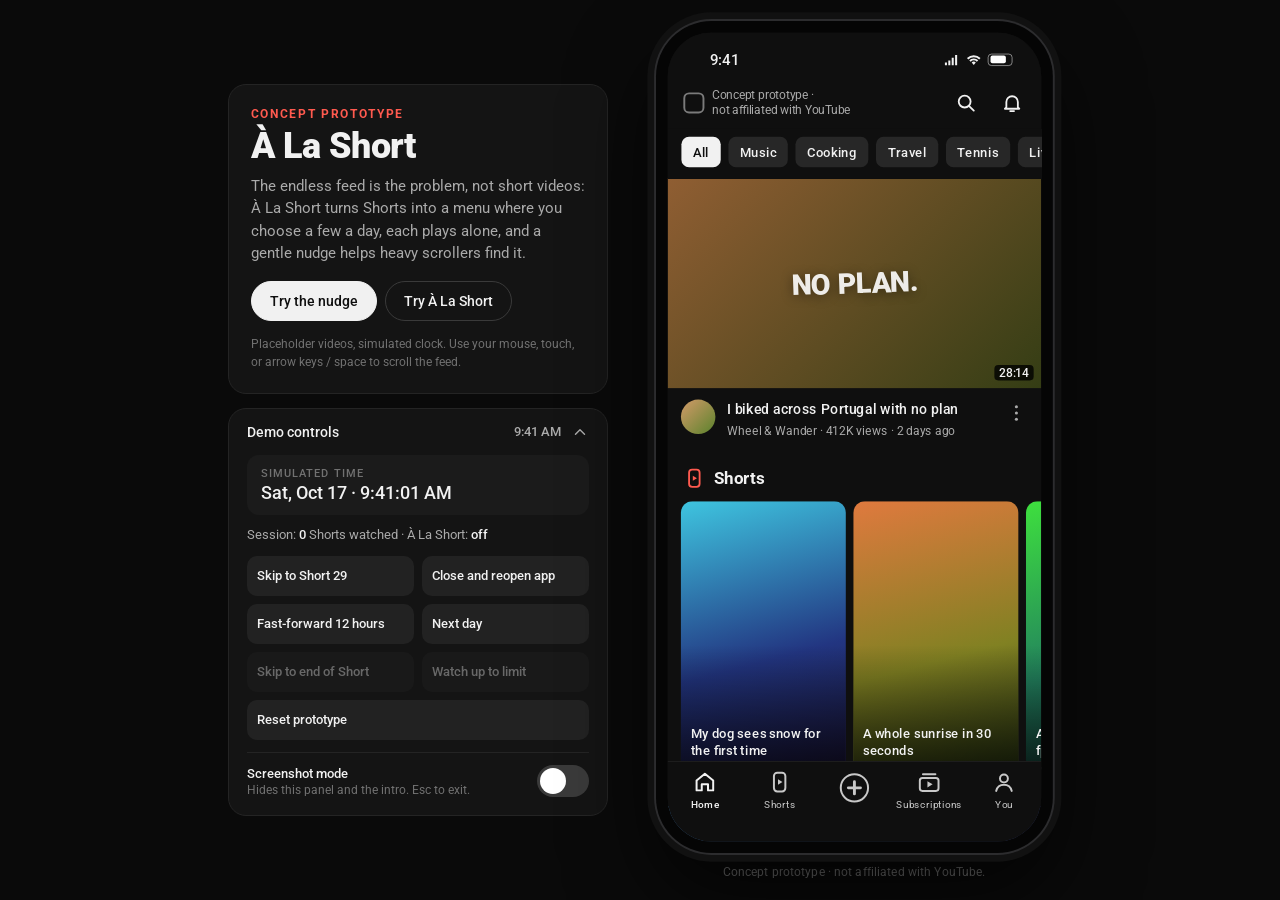
<file: alashort/index.html>
<!doctype html>
<html lang="en">
<head>
<meta charset="utf-8">
<meta name="viewport" content="width=device-width, initial-scale=1">
<title>À La Short</title>
<meta name="description" content="Concept prototype of À La Short: Shorts as a small daily menu instead of an endless feed. Not affiliated with YouTube.">
<link rel="icon" type="image/svg+xml" href="data:image/svg+xml,%3Csvg xmlns='http://www.w3.org/2000/svg' viewBox='0 0 32 32'%3E%3Crect x='6' y='3' width='20' height='26' rx='4' fill='none' stroke='%23ff5a4f' stroke-width='3'/%3E%3Cpath d='M11 11h10M11 16h10M11 21h6' stroke='%23ff5a4f' stroke-width='3' stroke-linecap='round'/%3E%3C/svg%3E">
<link rel="preconnect" href="https://fonts.googleapis.com">
<link rel="preconnect" href="https://fonts.gstatic.com" crossorigin>
<link href="https://fonts.googleapis.com/css2?family=Roboto:wght@300;400;500;700;900&display=swap" rel="stylesheet">
<style>
:root{
  --page:#0a0a0a; --bg:#0f0f0f; --elev:#1c1c1c; --elev2:#272727; --elev3:#3a3a3a;
  --text:#f1f1f1; --sub:#aaaaaa; --dim:#717171; --accent:#ff5a4f; --accent-soft:rgba(255,90,79,.14);
  --calm:#9fb2ff; --calm-soft:rgba(159,178,255,.12);
  --font:'Roboto',-apple-system,BlinkMacSystemFont,'Segoe UI',sans-serif;
}
*{box-sizing:border-box;margin:0;padding:0}
html,body{background:var(--page);color:var(--text);font-family:var(--font);-webkit-font-smoothing:antialiased}
body{min-height:100vh;overflow-x:hidden}
button{font:inherit;color:inherit;background:none;border:0;cursor:pointer}
button:disabled{cursor:default}
svg{display:block}
:focus-visible{outline:2px solid var(--calm);outline-offset:2px}

/* ---------- stage ---------- */
.stage{min-height:100vh;display:flex;align-items:center;justify-content:center;gap:48px;padding:20px 16px}
.phone-col{flex:none;display:flex;flex-direction:column;align-items:center;gap:12px}
.phone-wrap{flex:none;position:relative}
.phone{position:absolute;top:0;left:0;width:414px;height:868px;transform-origin:top left;border-radius:58px;padding:12px;background:#050505;box-shadow:0 0 0 2px #2c2c2e,0 0 0 9px #111,0 40px 90px rgba(0,0,0,.7)}
.screen{position:relative;width:390px;height:844px;border-radius:46px;overflow:hidden;background:var(--bg);user-select:none;-webkit-user-select:none}
.disclaimer{font-size:12px;color:var(--dim);letter-spacing:.01em}

/* ---------- side panel ---------- */
.side{width:380px;flex:none;display:flex;flex-direction:column;gap:14px}
.card-o{background:#141414;border:1px solid #242424;border-radius:18px}
.intro{padding:22px}
.i-eyebrow{font-size:12px;letter-spacing:.14em;text-transform:uppercase;color:var(--accent);font-weight:700}
.i-title{font-size:36px;font-weight:900;letter-spacing:-.02em;margin:4px 0 8px}
.i-lede{color:var(--sub);font-size:15px;line-height:1.5;margin-bottom:16px}
.i-btns{display:flex;gap:8px;flex-wrap:wrap}
.i-btn{height:40px;padding:0 18px;border-radius:999px;font-size:14px;font-weight:500;border:1px solid var(--elev3);transition:background .2s,border-color .2s}
.i-btn:hover{border-color:var(--sub)}
.i-btn.p{background:var(--text);color:#0f0f0f;border-color:var(--text)}
.i-btn.p:hover{background:#fff}
.i-note{color:var(--dim);font-size:12px;margin-top:14px;line-height:1.5}

.demo .d-head{width:100%;display:flex;align-items:center;gap:10px;padding:14px 18px;font-size:14px;font-weight:500;text-align:left}
.demo .d-head .l{flex:1}
.demo .d-head .tm{font-size:13px;color:var(--sub);font-variant-numeric:tabular-nums}
.demo .d-head svg{width:18px;height:18px;color:var(--sub);transition:transform .25s}
.demo.open .d-head svg{transform:rotate(180deg)}
.d-body{display:none;padding:0 18px 18px}
.demo.open .d-body{display:block}
.d-clock{display:flex;flex-direction:column;gap:2px;padding:12px 14px;border-radius:12px;background:#1b1b1b;margin-bottom:10px}
.d-clock small{font-size:11px;letter-spacing:.1em;text-transform:uppercase;color:var(--dim);font-weight:500}
.d-clock span{font-size:18px;font-weight:500;font-variant-numeric:tabular-nums}
.d-state{font-size:12.5px;color:var(--sub);line-height:1.55;margin-bottom:12px}
.d-state b{color:var(--text);font-weight:500}
.d-grid{display:grid;grid-template-columns:1fr 1fr;gap:8px}
.d-btn{min-height:40px;padding:6px 10px;border-radius:10px;background:#222;font-size:13px;font-weight:500;text-align:left;line-height:1.25;transition:background .15s}
.d-btn:hover:not(:disabled){background:#2c2c2c}
.d-btn:disabled{opacity:.38}
.d-btn.wide{grid-column:1 / -1}
.d-shot{display:flex;align-items:center;justify-content:space-between;margin-top:12px;padding-top:12px;border-top:1px solid #242424;font-size:13px;font-weight:500}
.d-shot small{display:block;color:var(--dim);font-weight:400;font-size:12px;margin-top:2px}
.shot-exit{position:fixed;right:14px;bottom:12px;z-index:5;font-size:14px;font-weight:500;color:#d6d6d6;padding:8px 14px;border-radius:999px;border:1px solid #3a3a3a;background:rgba(255,255,255,.06);opacity:.85;display:none;transition:opacity .2s}
.shot-exit:hover{opacity:1}
body.shot .side{display:none}
body.shot .shot-exit{display:block}

/* ---------- common in-phone ---------- */
.status{position:absolute;top:0;left:0;right:0;height:50px;display:flex;align-items:center;justify-content:space-between;padding:6px 30px 0 44px;z-index:60;font-weight:500;font-size:16px;pointer-events:none}
.status .r{display:flex;align-items:center;gap:6px}
.status .r svg{width:17px;height:17px}
.batt{width:26px;height:13px;border-radius:4px;border:1.5px solid rgba(255,255,255,.5);padding:1.5px;position:relative}
.batt i{display:block;height:100%;width:78%;background:#fff;border-radius:2px}
#app,#layer{position:absolute;inset:0}
#layer{pointer-events:none;z-index:90}
#layer > *{pointer-events:auto}
.view{position:absolute;inset:0;overflow-y:auto;overflow-x:hidden;padding-bottom:110px;scrollbar-width:none}
.view::-webkit-scrollbar{display:none}
.icon{width:24px;height:24px}

.topbar{position:sticky;top:0;z-index:5;background:var(--bg);padding:52px 10px 6px 16px;display:flex;align-items:center;gap:6px}
.topbar .lbl{flex:1;display:flex;align-items:center;gap:8px;font-size:12px;color:var(--sub);line-height:1.25}
.topbar .lbl i{flex:none;width:22px;height:22px;border-radius:6px;border:2px solid var(--sub);opacity:.7}
.topbar h1{flex:1;font-size:20px;font-weight:700}
.ib{width:42px;height:42px;border-radius:50%;display:grid;place-items:center;flex:none}
.ib:active{background:rgba(255,255,255,.08)}
.chips{display:flex;gap:8px;padding:8px 14px 12px;overflow-x:auto;scrollbar-width:none;background:var(--bg)}
.chips::-webkit-scrollbar{display:none}
.chip{flex:none;height:32px;padding:0 12px;border-radius:8px;background:var(--elev2);font-size:14px;font-weight:500;display:flex;align-items:center}
.chip.on{background:var(--text);color:#0f0f0f}

/* long-form */
.vid{cursor:pointer;margin-bottom:6px}
.vthumb{position:relative;aspect-ratio:16/9;overflow:hidden;display:grid;place-items:center}
.vthumb .tt{font-size:30px;font-weight:900;letter-spacing:-.01em;text-transform:uppercase;text-align:center;line-height:1;color:rgba(255,255,255,.9);text-shadow:0 2px 12px rgba(0,0,0,.4);padding:0 30px;transform:rotate(-2deg)}
.vthumb .len{position:absolute;right:8px;bottom:8px;background:rgba(0,0,0,.8);font-size:12px;font-weight:500;padding:1px 5px;border-radius:4px}
.vmeta{display:flex;gap:12px;padding:12px 14px 16px}
.av{flex:none;width:36px;height:36px;border-radius:50%}
.vmeta .t{font-size:15px;font-weight:500;line-height:1.35;display:-webkit-box;-webkit-line-clamp:2;-webkit-box-orient:vertical;overflow:hidden}
.vmeta .s{font-size:12.5px;color:var(--sub);margin-top:4px}
.vmeta .more{flex:none;color:var(--sub);padding-top:2px}

/* Shorts shelf (mode off) */
.shelf{padding:8px 0 18px}
.sec-h{display:flex;align-items:center;gap:8px;padding:0 16px 12px;font-size:18px;font-weight:700}
.sec-h svg{width:24px;height:24px;color:var(--accent)}
.shelf-row{display:flex;gap:8px;padding:0 14px;overflow-x:auto;scrollbar-width:none}
.shelf-row::-webkit-scrollbar{display:none}
.sc{flex:none;width:172px;height:300px;border-radius:12px;position:relative;overflow:hidden;cursor:pointer;text-align:left}
.sc::after{content:"";position:absolute;inset:0;background:linear-gradient(to top,rgba(0,0,0,.7),transparent 50%)}
.sc .t{position:absolute;left:10px;right:10px;bottom:30px;z-index:1;font-size:14px;font-weight:500;line-height:1.3}
.sc .s{position:absolute;left:10px;bottom:10px;z-index:1;font-size:12px;color:rgba(255,255,255,.75)}

/* ---------- the menu (mode on) ---------- */
.menu{margin:2px 12px 18px;background:#171717;border:1px solid #262626;border-radius:20px;padding:14px 6px 8px;transition:border-color .6s,box-shadow .6s}
.menu.pulse{border-color:var(--accent);box-shadow:0 0 0 4px var(--accent-soft)}
.m-head{display:flex;align-items:flex-start;gap:6px;padding:0 8px 10px 10px}
.m-head .l{flex:1;min-width:0}
.m-title{display:flex;align-items:center;gap:8px;font-size:18px;font-weight:700}
.m-title svg{width:20px;height:20px;color:var(--accent)}
.m-count{font-size:13px;color:var(--sub);margin-top:3px;font-variant-numeric:tabular-nums}
.m-count b{color:var(--accent);font-weight:700}
.m-tools{display:flex;align-items:center;gap:0}
.m-tools .ib{width:36px;height:36px;color:var(--sub)}
.m-tools .ib svg{width:20px;height:20px}
.m-tools .ib:disabled{opacity:.3}
.m-tools .ib.spin svg{animation:spin .6s cubic-bezier(.3,.7,.2,1)}
@keyframes spin{to{transform:rotate(360deg)}}
.m-pager{display:flex;align-items:center;font-size:12px;color:var(--sub);font-variant-numeric:tabular-nums;margin-right:2px}
.m-pager .ib{width:28px;height:36px}
.m-pager .ib svg{width:18px;height:18px}
.m-row{display:flex;align-items:center;gap:12px;padding:8px 8px 8px 10px;border-radius:14px;cursor:pointer;transition:background .15s,opacity .3s}
.m-row:hover{background:#1f1f1f}
.m-thumb{flex:none;width:56px;height:88px;border-radius:9px;position:relative;overflow:hidden;display:grid;place-items:center}
.m-art{position:absolute;inset:0;transition:filter .4s}
.m-thumb > svg{position:relative;width:22px;height:22px;color:rgba(255,255,255,.92);filter:drop-shadow(0 1px 4px rgba(0,0,0,.4))}
.m-badge{position:relative;width:32px;height:32px;border-radius:50%;display:grid;place-items:center}
.m-badge svg{width:18px;height:18px}
.m-badge.w{background:rgba(159,178,255,.22);color:#dfe5ff;box-shadow:0 0 0 1.5px rgba(159,178,255,.55)}
.m-badge.l{background:rgba(0,0,0,.55);color:#9a9a9a;box-shadow:0 0 0 1.5px #4a4a4a}
.m-meta{flex:1;min-width:0}
.m-ttl{font-size:14.5px;font-weight:500;line-height:1.3;display:-webkit-box;-webkit-line-clamp:2;-webkit-box-orient:vertical;overflow:hidden}
.m-sub{font-size:12.5px;color:var(--sub);margin-top:4px}
.m-tag{display:inline-flex;align-items:center;gap:4px;margin-top:6px;font-size:11.5px;font-weight:500;border-radius:999px;padding:2px 8px 2px 6px}
.m-tag.w{color:#cbd4ff;background:var(--calm-soft)}
.m-tag.l{color:#ff8a80;background:var(--accent-soft)}
.m-tag svg{width:13px;height:13px}
.m-act{flex:none;display:flex;align-items:center;gap:0}
.m-ic{width:38px;height:44px;display:grid;place-items:center;color:var(--sub);border-radius:10px}
.m-ic:hover{color:var(--text)}
.m-ic svg{width:20px;height:20px}
.m-replay{width:42px;height:42px;border-radius:50%;border:1px solid var(--elev3);display:grid;place-items:center;color:var(--text);margin-right:2px}
.m-replay svg{width:19px;height:19px}
.m-row.watched .m-art{filter:saturate(.45) brightness(.45)}
.m-row.watched .m-ttl,.m-row.watched .m-sub{opacity:.6}
.m-row.locked{background:repeating-linear-gradient(135deg,#151515 0 8px,#191919 8px 16px);box-shadow:inset 0 0 0 1px #262626;margin:2px 0}
.m-row.locked:hover{background:repeating-linear-gradient(135deg,#171717 0 8px,#1c1c1c 8px 16px)}
.m-row.locked .m-art{filter:grayscale(1) brightness(.3)}
.m-row.locked .m-ttl,.m-row.locked .m-sub{color:var(--dim)}
.m-row.fresh{animation:fresh .55s ease both}
@keyframes fresh{from{opacity:0;transform:translateX(10px)}}
.m-note{font-size:12.5px;color:var(--sub);padding:8px 10px 6px;line-height:1.45}
.m-off{margin:2px 12px 18px;padding:14px 16px;border-radius:16px;background:var(--calm-soft);color:#d4dcff;font-size:13.5px;line-height:1.45;display:flex;gap:12px;align-items:center;cursor:pointer}

/* tabs */
.tabs{position:absolute;left:0;right:0;bottom:0;height:84px;display:flex;justify-content:space-around;padding-top:8px;background:var(--bg);border-top:1px solid #1e1e1e;z-index:20}
.tabs.dark{background:#0f0f0f}
.tab{display:flex;flex-direction:column;align-items:center;gap:4px;font-size:10.5px;color:var(--text);width:72px;opacity:.82}
.tab.on{opacity:1;font-weight:500}
.tab svg{width:26px;height:26px}
.tab.plus svg{width:38px;height:38px}

/* ---------- Shorts (feed + player) ---------- */
.feed{position:absolute;left:0;right:0;top:0;bottom:84px;background:#000;overflow:hidden;touch-action:none}
.track{position:absolute;inset:0;will-change:transform}
.short{position:absolute;left:0;width:390px;height:760px;overflow:hidden;background:#000}
.short .bg{position:absolute;inset:-14%;background:var(--g);animation:drift 16s ease-in-out infinite alternate}
@keyframes drift{to{transform:translate(4%,-4%) scale(1.06)}}
.short .blob{position:absolute;width:280px;height:280px;left:55px;top:220px;border-radius:50%;background:radial-gradient(circle,rgba(255,255,255,.22),transparent 66%);animation:float 10s ease-in-out infinite alternate}
@keyframes float{to{transform:translate(30px,60px) scale(1.15)}}
.short .shade{position:absolute;inset:0;background:linear-gradient(to top,rgba(0,0,0,.7),transparent 40%),linear-gradient(to bottom,rgba(0,0,0,.35),transparent 16%)}
.short.slowing{transition:filter 1.6s ease;filter:saturate(.15) brightness(.4) blur(3px)}
.rail{position:absolute;right:6px;bottom:22px;display:flex;flex-direction:column;gap:14px;align-items:center;z-index:2}
.rail button{display:flex;flex-direction:column;align-items:center;gap:4px;font-size:12px;font-weight:500;width:56px}
.rail .ic{width:46px;height:46px;border-radius:50%;background:rgba(255,255,255,.12);display:grid;place-items:center;transition:background .2s}
.rail .ic svg{width:24px;height:24px}
.rail button.on .ic{background:rgba(255,255,255,.9);color:#0f0f0f}
.info{position:absolute;left:14px;right:78px;bottom:26px;z-index:2}
.who{display:flex;align-items:center;gap:8px;margin-bottom:10px;font-size:14px;font-weight:500}
.who .av{width:30px;height:30px}
.subbtn{height:30px;padding:0 12px;border-radius:999px;background:#f1f1f1;color:#0f0f0f;font-size:13px;font-weight:500;margin-left:4px}
.s-ttl{font-size:15px;line-height:1.35}
.s-dur{display:inline-flex;align-items:center;gap:5px;margin-top:8px;font-size:12px;color:rgba(255,255,255,.8);background:rgba(0,0,0,.35);padding:3px 8px;border-radius:999px;font-variant-numeric:tabular-nums}
.prog{position:absolute;left:0;right:0;bottom:0;height:3px;background:rgba(255,255,255,.2);z-index:3}
.prog i{position:absolute;left:0;top:0;bottom:0;width:0;background:var(--accent)}
.feed-top{position:absolute;top:52px;left:16px;right:14px;display:flex;align-items:center;justify-content:space-between;z-index:5;pointer-events:none;transition:opacity 1s}
.feed-top .ft{font-size:20px;font-weight:700;text-shadow:0 1px 8px rgba(0,0,0,.3)}
.sess{display:flex;align-items:center;gap:6px;font-size:12px;color:rgba(255,255,255,.82);background:rgba(0,0,0,.38);backdrop-filter:blur(8px);-webkit-backdrop-filter:blur(8px);padding:5px 10px;border-radius:999px;font-variant-numeric:tabular-nums}
.sess i{width:6px;height:6px;border-radius:50%;background:var(--accent)}
.sess small{color:rgba(255,255,255,.5);font-size:11px}
.feed.fadein .track{animation:fadein .9s ease}
@keyframes fadein{from{opacity:0}}

/* the nudge */
.nudge{position:absolute;left:0;width:390px;height:760px;overflow:hidden;background:radial-gradient(120% 75% at 50% 32%,#1a2042 0%,#0c0f20 55%,#06070d 100%)}
.n-glow{position:absolute;width:440px;height:440px;left:-25px;top:110px;border-radius:50%;background:radial-gradient(circle,rgba(159,178,255,.2),transparent 64%);animation:breathe 8s ease-in-out infinite}
@keyframes breathe{50%{opacity:.55;transform:scale(1.08)}}
.n-body{position:absolute;inset:0;display:flex;flex-direction:column;justify-content:center;padding:0 30px 30px}
.n-msg{animation:nIn 3s ease .4s both}
@keyframes nIn{from{opacity:0;transform:translateY(12px);filter:blur(8px)}to{opacity:1;transform:none;filter:blur(0)}}
.n-l1{font-size:26px;font-weight:700;line-height:1.2;letter-spacing:-.01em;white-space:nowrap}
.n-l1 b{color:var(--calm);font-weight:700}
.n-l2{font-size:26px;font-weight:300;line-height:1.2;color:#cbd4ff;margin-top:6px;white-space:nowrap}
.n-btns{display:flex;flex-direction:column;gap:12px;margin-top:48px}
.n-b{height:54px;border-radius:999px;font-size:16px;font-weight:500;animation:bIn 1s ease both}
@keyframes bIn{from{opacity:0;transform:translateY(10px);visibility:hidden}to{opacity:1;transform:none;visibility:visible}}
.n-b.p{background:#f1f1f1;color:#0f0f0f;animation-delay:3.6s}
.n-b.s{background:rgba(255,255,255,.1);animation-delay:4.6s}
.n-b.g{height:44px;background:none;color:rgba(255,255,255,.5);font-size:14px;font-weight:400;animation-delay:5.6s}
.nudge.instant .n-msg,.nudge.instant .n-b{animation-duration:.01s;animation-delay:0s}

/* player (mode on) */
.player{position:absolute;inset:0;background:#000;touch-action:none;z-index:30}
.player .short{height:844px}
.player .info{bottom:56px;right:20px}
.p-back{position:absolute;top:52px;left:8px;z-index:6}
.p-tag{position:absolute;top:61px;left:0;right:0;text-align:center;font-size:12.5px;color:rgba(255,255,255,.8);z-index:5;pointer-events:none}
.p-scrub{position:absolute;left:0;right:0;bottom:22px;height:24px;z-index:6;cursor:pointer;display:flex;align-items:center;padding:0 14px}
.p-scrub div{position:relative;flex:1;height:3px;border-radius:2px;background:rgba(255,255,255,.25)}
.p-scrub i{position:absolute;left:0;top:0;bottom:0;width:0;background:var(--accent);border-radius:2px}
.p-hint{position:absolute;left:50%;top:46%;transform:translate(-50%,-50%);z-index:7;font-size:13.5px;padding:9px 16px;border-radius:999px;background:rgba(15,15,15,.82);backdrop-filter:blur(8px);-webkit-backdrop-filter:blur(8px);white-space:nowrap;opacity:0;transition:opacity .35s;pointer-events:none}
.p-hint.show{opacity:1}
.p-end{position:absolute;inset:0;z-index:8;background:rgba(0,0,0,.55);backdrop-filter:blur(10px);-webkit-backdrop-filter:blur(10px);display:flex;flex-direction:column;align-items:center;justify-content:center;gap:10px;animation:fadein .5s ease;padding:0 40px;text-align:center}
.p-end .t{font-size:13px;color:var(--sub)}
.p-end .n{font-size:20px;font-weight:500;line-height:1.3;margin-bottom:22px}
.pe-btns{display:flex;gap:28px}
.pe-b{display:flex;flex-direction:column;align-items:center;gap:8px;font-size:14px;font-weight:500}
.pe-b span{width:64px;height:64px;border-radius:50%;background:rgba(255,255,255,.14);display:grid;place-items:center}
.pe-b.p span{background:#f1f1f1;color:#0f0f0f}
.pe-b svg{width:28px;height:28px}

/* ---------- settings ---------- */
.set-head{position:sticky;top:0;z-index:5;background:var(--bg);display:flex;align-items:center;gap:4px;padding:52px 8px 8px}
.set-head h1{font-size:20px;font-weight:700}
.set-lede{font-size:14px;color:var(--sub);line-height:1.5;padding:4px 18px 18px}
.s-card{background:#181818;border-radius:18px;margin:0 12px 12px}
.s-row{display:flex;align-items:center;gap:12px;padding:16px 16px}
.s-row .l{flex:1}
.s-row .t{font-size:16px;font-weight:500}
.s-row .s{font-size:13px;color:var(--sub);margin-top:2px}
.switch{flex:none;width:52px;height:32px;border-radius:16px;background:#3a3a3a;position:relative;transition:background .25s}
.switch::after{content:"";position:absolute;top:3px;left:3px;width:26px;height:26px;border-radius:50%;background:#fff;transition:transform .25s cubic-bezier(.3,.7,.2,1)}
.switch.on{background:var(--accent)}
.switch.on::after{transform:translateX(20px)}
.switch:disabled{opacity:.4}
.lim{border-top:1px solid #242424;padding:18px 16px 20px;text-align:center}
.lim-l{font-size:13px;color:var(--sub);font-weight:500;letter-spacing:.02em;margin-bottom:14px}
.stepper{display:flex;align-items:center;justify-content:center;gap:20px}
.stp{width:54px;height:54px;border-radius:50%;background:var(--elev2);display:grid;place-items:center;transition:opacity .2s,background .2s}
.stp:hover:not(:disabled){background:#333}
.stp svg{width:24px;height:24px}
.stp:disabled{opacity:.25}
.lim-num{width:124px;height:92px;border-radius:22px;background:var(--accent-soft);border:2px solid var(--accent);color:var(--accent);font:inherit;font-size:56px;font-weight:900;text-align:center;font-variant-numeric:tabular-nums;outline:none;box-shadow:0 0 0 5px rgba(255,90,79,.08)}
input.lim-num{caret-color:var(--accent);box-shadow:0 0 0 6px rgba(255,90,79,.22)}
.lim-s{font-size:13px;color:var(--sub);margin-top:12px}
.lim-s.lk{color:#cbd4ff}
.lockbox{display:flex;align-items:center;gap:12px;margin:0 12px 12px;padding:14px 16px;border-radius:16px;background:var(--calm-soft);color:#d4dcff;font-size:14px;line-height:1.4}
.lockbox svg{flex:none;width:22px;height:22px;color:var(--calm)}
.lockbox b{font-weight:500;color:#fff}
.expl{font-size:13.5px;color:var(--sub);line-height:1.6;padding:6px 20px 0}
.cta{display:block;width:calc(100% - 32px);margin:26px 16px 0;height:52px;border-radius:999px;background:#f1f1f1;color:#0f0f0f;font-size:16px;font-weight:500}

/* limit screen */
.limit-scr{position:absolute;left:0;right:0;top:0;bottom:84px;z-index:15;display:flex;flex-direction:column;align-items:center;justify-content:center;padding:0 34px 20px;text-align:center;background:radial-gradient(120% 70% at 50% 35%,#24161a 0%,#120d0f 55%,#0b0b0b 100%);animation:fadein .35s ease}
.ls-ic{width:72px;height:72px;border-radius:50%;background:var(--accent-soft);color:var(--accent);display:grid;place-items:center;margin-bottom:22px;box-shadow:0 0 0 8px rgba(255,90,79,.06)}
.ls-ic svg{width:32px;height:32px}
.ls-t{font-size:24px;font-weight:700;line-height:1.25;letter-spacing:-.01em}
.ls-b{font-size:15px;color:var(--sub);line-height:1.5;margin-top:10px}
.ls-b b{color:var(--text);font-weight:500}
.ls-btns{display:flex;flex-direction:column;gap:10px;width:100%;margin-top:34px}
.ls-p,.ls-s{height:50px;border-radius:999px;font-size:15.5px;font-weight:500}
.ls-p{background:#f1f1f1;color:#0f0f0f}
.ls-s{background:rgba(255,255,255,.1)}
.ls-note{font-size:12.5px;color:var(--dim);margin-top:18px;line-height:1.45}
.stp.is-off,.switch.is-off{opacity:.28;cursor:not-allowed}

/* you */
.you-h{display:flex;align-items:center;gap:14px;padding:12px 18px 22px}
.you-h .av{width:64px;height:64px}
.you-h .n{font-size:22px;font-weight:700}
.you-h .s{font-size:13px;color:var(--sub);margin-top:2px}
.li{display:flex;align-items:center;gap:16px;width:100%;text-align:left;padding:14px 20px;font-size:15px}
.li svg{width:24px;height:24px;color:var(--sub)}
.li .l{flex:1}
.li .r{font-size:13px;color:var(--sub)}
.li.hi .r{color:var(--accent);font-weight:500}

/* subs */
.chans{display:flex;gap:14px;padding:6px 16px 14px;overflow-x:auto;scrollbar-width:none}
.chans::-webkit-scrollbar{display:none}
.chan{flex:none;width:60px;text-align:center;font-size:11px;color:var(--sub)}
.chan .av{width:56px;height:56px;margin:0 auto 6px}
.chan span{display:block;white-space:nowrap;overflow:hidden;text-overflow:ellipsis}

/* overlays */
.toast{position:absolute;left:50%;bottom:100px;transform:translateX(-50%);background:#f1f1f1;color:#0f0f0f;border-radius:10px;padding:11px 16px;font-size:14px;font-weight:500;white-space:nowrap;box-shadow:0 8px 24px rgba(0,0,0,.5);animation:tin .25s ease;transition:opacity .3s}
@keyframes tin{from{opacity:0;transform:translate(-50%,8px)}}
.splash{position:absolute;inset:0;z-index:95;background:#0f0f0f;display:grid;place-items:center;animation:sout .4s ease .8s forwards}
.splash i{width:44px;height:44px;border-radius:12px;border:3px solid #3a3a3a;animation:breathe 1s ease-in-out infinite}
@keyframes sout{to{opacity:0}}

/* ---------- responsive ---------- */
@media (min-width:821px) and (max-height:760px){
  .i-title{font-size:30px}
  .i-lede{font-size:14px;margin-bottom:12px}
  .intro{padding:18px}
}
@media (max-width:820px){
  .stage{flex-direction:column;justify-content:flex-start;gap:18px;padding:16px}
  .side{display:contents}
  .intro,.demo{width:100%;max-width:440px}
  .intro{order:0}
  .phone-col{order:1}
  .demo{order:2}
  .i-title{font-size:28px;margin:2px 0 6px}
  .i-lede{font-size:14px}
  .shot-exit{position:static;margin:0 auto 16px}
}
</style>
</head>
<body>
<main class="stage">
  <aside class="side" id="side"></aside>
  <div class="phone-col">
    <div class="phone-wrap" id="phoneWrap"><div class="phone" id="phone"><div class="screen" id="screen">
      <div class="status"><span data-clock="status">9:41</span><span class="r"><svg viewBox="0 0 24 24"><path d="M2 20h3v-4H2zm5 0h3v-7H7zm5 0h3V9h-3zm5 0h3V5h-3z" fill="currentColor"/></svg><svg viewBox="0 0 24 24"><path d="M12 19.5l3-3.4a4.3 4.3 0 0 0-6 0zM5.4 12.7l2 2.2a6.8 6.8 0 0 1 9.2 0l2-2.2a9.7 9.7 0 0 0-13.2 0zM2 9.3l2 2.2a11.8 11.8 0 0 1 16 0l2-2.2a14.8 14.8 0 0 0-20 0z" fill="currentColor"/></svg><span class="batt"><i></i></span></span></div>
      <div id="app"></div>
      <div id="layer"></div>
    </div></div></div>
    <div class="disclaimer">Concept prototype · not affiliated with YouTube.</div>
  </div>
</main>
<button class="shot-exit" data-a="d-shot">Exit screenshot mode (Esc)</button>

<script>
/* ================= data ================= */
const SHORTS = [
  ['Folding a fitted sheet in 9 seconds','@tidyhands',24,12],
  ['Street noodles at 2 AM, no talking','@nightbitestour',33,28],
  ['This bridge hums when it rains','@oddstructures',27,200],
  ['One-pan lemon orzo (weeknight hero)','@smallkitchenbigdeal',38,48],
  ['My dog sees snow for the first time','@mabelthecorgi',21,190],
  ['Why left-handed scissors exist','@tinyhistory',31,265],
  ['The hardest climb of my life','@chalkandgrit',36,16],
  ['Lo-fi beat made from kitchen sounds','@pansandloops',29,285],
  ['Rating every airport lounge, honestly','@gatechanges',34,210],
  ['How otters hold hands while sleeping','@wildquiet',22,168],
  ['Can I parallel park a bus?','@drivingdan',39,40],
  ['The perfect paper airplane, folded slow','@foldlab',30,182],
  ['Tiny desk setup tour','@deskbydesk',25,232],
  ['A whole sunrise in 30 seconds','@slowskies',30,22],
  ['I tried the 5 AM routine for a week','@honestmornings',37,330],
  ['Pottery wheel fail, then a win','@mudandspin',28,20],
  ['Fixing a squeaky door the right way','@handyhanna',33,140],
  ['Cat vs. cucumber: the rematch','@biscuitandbean',20,95],
  ['Guess the city from its sound','@earsabroad',26,248],
  ['Ballet in a subway car','@pliecommute',35,312],
  ['Making cold brew wrong, on purpose','@beanscience',32,30],
  ['A tennis serve at 1000 fps','@baselinebrandon',23,120],
  ['The smallest library in the world','@bookbound',29,350],
  ['Label maker sounds for 25 seconds','@organizedish',25,300],
  ['Speedrunning a Sunday crossword','@gridlocked',40,220],
  ['Grandma reviews energy drinks','@nanaratesit',34,340],
  ['Hunting sea glass at low tide','@shorelinejules',27,178],
  ['How a vinyl record gets pressed','@groovefactory',38,8],
  ['Learning one card trick in a day','@slightofjen',31,270],
  ['A rooftop garden, start to finish','@cityroots',36,105],
].map((a,i) => ({id:'s'+i, title:a[0], creator:a[1], dur:a[2], h:a[3], likes:((i*37)%88+4)+'K', comments:((i*53)%900+40)+''}));
const SH = Object.fromEntries(SHORTS.map(s => [s.id, s]));

const VIDEOS = [
  {title:'I biked across Portugal with no plan', creator:'Wheel & Wander', len:'28:14', views:'412K views', age:'2 days ago', h:28, tt:'No plan.'},
  {title:'The real reason trains run late', creator:'Signal Box', len:'18:52', views:'1.1M views', age:'1 week ago', h:210, tt:'Why late?'},
  {title:'Cooking every recipe in a 1950s cookbook', creator:'Hearth & Archive', len:'41:07', views:'860K views', age:'5 days ago', h:38, tt:'1955 menu'},
  {title:'Building a cabin by hand: year one', creator:'Northfold', len:'1:02:33', views:'2.3M views', age:'3 weeks ago', h:140, tt:'Year one'},
  {title:'How a jazz standard is born', creator:'The Chord Room', len:'22:40', views:'190K views', age:'4 days ago', h:262, tt:'ii–V–I'},
  {title:'Inside the quietest room on Earth', creator:'Soundfield', len:'14:09', views:'3.4M views', age:'1 month ago', h:228, tt:'−20 dB'},
  {title:'Five-set final, every point that mattered', creator:'Baseline Review', len:'36:45', views:'540K views', age:'1 day ago', h:110, tt:'Set five'},
  {title:'Restoring a 1972 film camera', creator:'Grain & Gear', len:'25:18', views:'310K views', age:'6 days ago', h:18, tt:'Shutter fixed'},
];

const HOUR = 3600e3, DAY = 24 * HOUR;
const START = new Date(2026, 9, 17, 9, 41, 0).getTime();
const THRESH = [30, 60, 100, 150];
const H_FEED = 760, PER_PAGE = 5, MAX_LIMIT = 50;

/* ================= icons ================= */
const sw = 'fill="none" stroke="currentColor" stroke-width="1.9" stroke-linecap="round" stroke-linejoin="round"';
const I = {
  home:`<svg viewBox="0 0 24 24"><path ${sw} d="M4 10.5 12 4l8 6.5V20h-5v-6H9v6H4z"/></svg>`,
  shorts:`<svg viewBox="0 0 24 24"><rect x="6.5" y="3" width="11" height="18" rx="3.2" ${sw}/><path d="M10.4 9.4v5.2l4.3-2.6z" fill="currentColor"/></svg>`,
  plus:`<svg viewBox="0 0 24 24"><circle cx="12" cy="12" r="9" fill="none" stroke="currentColor" stroke-width="1.3"/><path ${sw} d="M12 8v8M8 12h8"/></svg>`,
  subs:`<svg viewBox="0 0 24 24"><rect x="3" y="8" width="18" height="12.5" rx="2.5" ${sw}/><path ${sw} d="M6 4.5h12"/><path d="M10.3 11.2v6l5-3z" fill="currentColor"/></svg>`,
  you:`<svg viewBox="0 0 24 24"><circle cx="12" cy="8.5" r="3.8" ${sw}/><path ${sw} d="M4.5 20.5c1-4 4-6 7.5-6s6.5 2 7.5 6"/></svg>`,
  search:`<svg viewBox="0 0 24 24" class="icon"><circle cx="10.5" cy="10.5" r="6.2" ${sw}/><path ${sw} d="M15.2 15.2 20 20"/></svg>`,
  bell:`<svg viewBox="0 0 24 24" class="icon"><path ${sw} d="M6 16.5V11a6 6 0 0 1 12 0v5.5l1.5 1.5h-15zM10 20.5h4"/></svg>`,
  like:`<svg viewBox="0 0 24 24"><path ${sw} d="M7.5 10.5V20H4.5v-9.5zM7.5 10.5 11.3 4c1.4 0 2.3 1.1 2 2.4l-.8 3.6h5.4a2 2 0 0 1 2 2.4l-1.3 5.8A2.2 2.2 0 0 1 16.4 20H7.5"/></svg>`,
  dislike:`<svg viewBox="0 0 24 24" style="transform:rotate(180deg)"><path ${sw} d="M7.5 10.5V20H4.5v-9.5zM7.5 10.5 11.3 4c1.4 0 2.3 1.1 2 2.4l-.8 3.6h5.4a2 2 0 0 1 2 2.4l-1.3 5.8A2.2 2.2 0 0 1 16.4 20H7.5"/></svg>`,
  comment:`<svg viewBox="0 0 24 24"><path ${sw} d="M4.5 5h15v11h-9l-6 4.2z"/></svg>`,
  share:`<svg viewBox="0 0 24 24"><path ${sw} d="M14 5l6.5 6.2L14 17.5M20.3 11.2H11a6.5 6.5 0 0 0-6.5 6.5V19"/></svg>`,
  dotsV:`<svg viewBox="0 0 24 24" class="icon"><circle cx="12" cy="5.5" r="1.6" fill="currentColor"/><circle cx="12" cy="12" r="1.6" fill="currentColor"/><circle cx="12" cy="18.5" r="1.6" fill="currentColor"/></svg>`,
  dotsH:`<svg viewBox="0 0 24 24"><circle cx="5.5" cy="12" r="1.7" fill="currentColor"/><circle cx="12" cy="12" r="1.7" fill="currentColor"/><circle cx="18.5" cy="12" r="1.7" fill="currentColor"/></svg>`,
  bookmark:`<svg viewBox="0 0 24 24"><path ${sw} d="M7 4h10v16.5l-5-3.8-5 3.8z"/></svg>`,
  refresh:`<svg viewBox="0 0 24 24"><path ${sw} d="M19.5 12a7.5 7.5 0 1 1-2.2-5.3M19.5 4v4.5H15"/></svg>`,
  tune:`<svg viewBox="0 0 24 24"><path ${sw} d="M4 7h9M18 7h2M4 17h3M12 17h8"/><circle cx="15.5" cy="7" r="2.3" ${sw}/><circle cx="9.5" cy="17" r="2.3" ${sw}/></svg>`,
  replay:`<svg viewBox="0 0 24 24"><path ${sw} d="M4.5 12a7.5 7.5 0 1 0 2.3-5.4M4.5 4.5V9H9"/><path d="M10.4 9.3v5.4l4.4-2.7z" fill="currentColor"/></svg>`,
  back:`<svg viewBox="0 0 24 24" class="icon"><path ${sw} d="M15 5l-7 7 7 7"/></svg>`,
  chevL:`<svg viewBox="0 0 24 24"><path ${sw} d="M14.5 6l-6 6 6 6"/></svg>`,
  chevR:`<svg viewBox="0 0 24 24"><path ${sw} d="M9.5 6l6 6-6 6"/></svg>`,
  chevD:`<svg viewBox="0 0 24 24"><path ${sw} d="M6 9l6 6 6-6"/></svg>`,
  lock:`<svg viewBox="0 0 24 24"><rect x="5" y="10.5" width="14" height="10" rx="2.5" ${sw}/><path ${sw} d="M8.5 10.5V8a3.5 3.5 0 0 1 7 0v2.5"/></svg>`,
  check:`<svg viewBox="0 0 24 24"><path ${sw} d="M5.5 12.5l4 4 9-9"/></svg>`,
  play:`<svg viewBox="0 0 24 24"><path d="M8 5.2v13.6L19 12z" fill="currentColor"/></svg>`,
  minus:`<svg viewBox="0 0 24 24"><path ${sw} d="M6 12h12"/></svg>`,
  plusS:`<svg viewBox="0 0 24 24"><path ${sw} d="M12 6v12M6 12h12"/></svg>`,
  menu:`<svg viewBox="0 0 24 24"><rect x="5" y="3" width="14" height="18" rx="3" ${sw}/><path ${sw} d="M8.5 8.5h7M8.5 12h7M8.5 15.5h4"/></svg>`,
  history:`<svg viewBox="0 0 24 24"><path ${sw} d="M4.5 12a7.5 7.5 0 1 0 2.3-5.4M4.5 4.5V9H9M12 8v4.5l3 1.8"/></svg>`,
  clock:`<svg viewBox="0 0 24 24"><circle cx="12" cy="12" r="8" ${sw}/><path ${sw} d="M12 7.5V12l3 2"/></svg>`,
  vids:`<svg viewBox="0 0 24 24"><rect x="3.5" y="5.5" width="17" height="13" rx="2.5" ${sw}/><path d="M10.3 9.3v5.4l4.4-2.7z" fill="currentColor"/></svg>`,
};

/* ================= helpers ================= */
const $ = s => document.querySelector(s);
const clamp = (v, a, b) => Math.max(a, Math.min(b, v));
const esc = s => String(s).replace(/&/g,'&amp;').replace(/</g,'&lt;');
function rng(seed){ return () => { seed = seed + 0x6D2B79F5 | 0; let t = Math.imul(seed ^ seed >>> 15, 1 | seed); t = t + Math.imul(t ^ t >>> 7, 61 | t) ^ t; return ((t ^ t >>> 14) >>> 0) / 4294967296; }; }
let rand = rng(7);
const dayKey = t => new Date(t).toDateString();
const fmtTime = t => new Date(t).toLocaleTimeString('en-US', {hour:'numeric', minute:'2-digit'});
const fmtStatus = t => fmtTime(t).replace(/\s?[AP]M/, '');
const fmtLong = t => new Date(t).toLocaleDateString('en-US', {weekday:'short', month:'short', day:'numeric'}) + ' · ' + new Date(t).toLocaleTimeString('en-US', {hour:'numeric', minute:'2-digit', second:'2-digit'});
const fmtDur = s => '0:' + String(s).padStart(2, '0');
const sGrad = sh => `linear-gradient(165deg,hsl(${sh.h} 72% 56%),hsl(${(sh.h+38)%360} 58% 32%) 55%,hsl(${(sh.h+70)%360} 50% 12%))`;
const vGrad = v => `linear-gradient(135deg,hsl(${v.h} 48% 38%),hsl(${(v.h+45)%360} 50% 16%))`;
const avGrad = h => `linear-gradient(135deg,hsl(${h} 55% 62%),hsl(${(h+60)%360} 50% 34%))`;
const nextMidnight = t => { const d = new Date(t); d.setHours(24, 0, 0, 0); return d.getTime(); };
const lockActive = () => S.mode.lockUntil > S.t;
function lockText(){
  const u = S.mode.lockUntil, sameDay = dayKey(u) === dayKey(S.t);
  return (sameDay ? 'at ' : 'tomorrow at ') + fmtTime(u);
}

/* ================= state ================= */
function initial(){
  rand = rng(7);
  return {
    t: START, screen:'home', back:'home',
    sess:{pos:0, max:0, seq:[], nudged:[]},
    onNudge:false, nudgeInstant:false,
    mode:{on:false, limit:5, lockUntil:0, day:dayKey(START), used:0, slots:[], page:0, seen:[]},
    draft:null, player:null, fresh:[], splash:false,
  };
}
let S = initial();
const UI = {panel: innerWidth > 820, shot:false};
let feedEl = 0, anim = false, scale = 1, lastScreen = null, wasLocked = false;

/* feed sequence */
function seqAt(p){
  const q = S.sess.seq;
  while (q.length < p){
    const recent = q.slice(-10); let id;
    do { id = SHORTS[Math.floor(rand() * SHORTS.length)].id; } while (recent.includes(id));
    q.push(id);
  }
  return SH[q[p - 1]];
}
const nudgeNext = () => { const s = S.sess; return s.pos === s.max && THRESH.includes(s.max) && !s.nudged.includes(s.max); };

/* menu slots */
function pickMenu(exclude){
  const pool = SHORTS.filter(s => !exclude.includes(s.id));
  const from = pool.length ? pool : SHORTS;
  return from[Math.floor(rand() * from.length)].id;
}
const pageCeil = n => Math.max(PER_PAGE, Math.ceil(n / PER_PAGE) * PER_PAGE);
function ensureSlots(){
  // Picks come in full pages of 5: the limit rounded up to the next multiple
  // of 5. Watched picks keep their exact slot (and page) until the daily reset.
  const m = S.mode;
  let lastWatched = -1;
  m.slots.forEach((s, i) => { if (s.watched) lastWatched = i; });
  const target = Math.max(pageCeil(m.limit), pageCeil(lastWatched + 1));
  const kept = m.slots.slice(0, target);
  while (kept.length < target) kept.push({id:pickMenu([...kept.map(s => s.id), ...m.seen]), watched:false});
  m.slots = kept;
  m.page = clamp(m.page, 0, Math.max(0, Math.ceil(m.slots.length / PER_PAGE) - 1));
}
function dailyReset(){
  const m = S.mode;
  m.used = 0; m.slots = []; m.page = 0; m.seen = []; m.day = dayKey(S.t);
  if (S.screen === 'limit') S.screen = 'home';
  ensureSlots();
}
function checkTime(){
  let changed = false;
  if (dayKey(S.t) !== S.mode.day){ dailyReset(); changed = true; }
  const lk = lockActive();
  if (lk !== wasLocked){ wasLocked = lk; changed = true; }
  return changed;
}

/* ================= render ================= */
const app = $('#app'), layer = $('#layer');
function tabsHTML(active){
  const t = (id, icon, label) => `<button class="tab ${active === id ? 'on' : ''} ${id === 'plus' ? 'plus' : ''}" data-a="tab" data-id="${id}">${icon}${label ? `<span>${label}</span>` : ''}</button>`;
  return `<nav class="tabs">${t('home', I.home, 'Home')}${t('shorts', I.shorts, 'Shorts')}${t('plus', I.plus, '')}${t('subs', I.subs, 'Subscriptions')}${t('you', I.you, 'You')}</nav>`;
}
function topbar(){
  return `<header class="topbar"><div class="lbl"><i></i><span>Concept prototype ·<br>not affiliated with YouTube</span></div><button class="ib" data-a="nope">${I.search}</button><button class="ib" data-a="nope">${I.bell}</button></header>`;
}
function vidHTML(v){
  return `<div class="vid" data-a="vid"><div class="vthumb" style="background:${vGrad(v)}"><span class="tt">${esc(v.tt)}</span><span class="len">${v.len}</span></div>
    <div class="vmeta"><span class="av" style="background:${avGrad(v.h)}"></span><div style="flex:1;min-width:0"><div class="t">${esc(v.title)}</div><div class="s">${esc(v.creator)} · ${v.views} · ${v.age}</div></div><span class="more">${I.dotsV}</span></div></div>`;
}
function shelfHTML(){
  const ids = ['s4','s13','s21','s9','s27'];
  return `<section class="shelf"><div class="sec-h">${I.shorts}Shorts</div><div class="shelf-row">${ids.map(id => { const sh = SH[id];
    return `<button class="sc" data-a="shelf" data-id="${id}" style="background:${sGrad(sh)}"><span class="t">${esc(sh.title)}</span><span class="s">${sh.likes} views</span></button>`; }).join('')}</div></section>`;
}
function menuHTML(){
  const m = S.mode, n = m.slots.length, pages = Math.max(1, Math.ceil(n / PER_PAGE));
  m.page = clamp(m.page, 0, pages - 1);
  const reached = m.used >= m.limit;
  const start = m.page * PER_PAGE;
  const rows = m.slots.slice(start, start + PER_PAGE).map((sl, j) => rowHTML(sl, start + j, reached)).join('');
  const count = m.used > m.limit ? `Limit reached · <b>${m.used}</b> watched today` : `<b>${m.used}</b> of ${m.limit} today`;
  const canRefresh = !reached && m.slots.some(s => !s.watched);
  return `<section class="menu" id="menu">
    <div class="m-head"><div class="l"><div class="m-title">${I.menu}À La Short</div><div class="m-count">${count}</div></div>
      <div class="m-tools">
        ${pages > 1 ? `<div class="m-pager"><button class="ib" data-a="m-page" data-id="-1" ${m.page === 0 ? 'disabled' : ''} aria-label="Previous picks">${I.chevL}</button><span>${m.page + 1}/${pages}</span><button class="ib" data-a="m-page" data-id="1" ${m.page === pages - 1 ? 'disabled' : ''} aria-label="Next picks">${I.chevR}</button></div>` : ''}
        <button class="ib" id="refreshBtn" data-a="m-refresh" ${canRefresh ? '' : 'disabled'} aria-label="Refresh available picks">${I.refresh}</button>
        <button class="ib" data-a="set-open" data-id="home" aria-label="À La Short settings">${I.tune}</button>
      </div></div>
    <div class="m-list">${rows}</div>
    ${reached ? `<div class="m-note">That's today's menu. New picks at ${fmtTime(nextMidnight(S.t))}.</div>` : ''}
  </section>`;
}
function rowHTML(sl, i, reached){
  const sh = SH[sl.id], st = sl.watched ? 'watched' : reached ? 'locked' : 'open';
  const fresh = S.fresh.includes(i) ? 'fresh' : '';
  const act = st === 'watched'
    ? `<button class="m-replay" data-a="m-open" data-id="${i}" aria-label="Replay">${I.replay}</button>`
    : `<button class="m-ic" data-a="m-save" aria-label="Save">${I.bookmark}</button><button class="m-ic" data-a="m-share" aria-label="Share">${I.share}</button>`;
  const mark = st === 'open' ? I.play : `<span class="m-badge ${st === 'watched' ? 'w' : 'l'}">${st === 'watched' ? I.check : I.lock}</span>`;
  const tag = st === 'watched' ? `<span class="m-tag w">${I.check}Watched</span>` : st === 'locked' ? `<span class="m-tag l">${I.lock}Limit reached</span>` : '';
  return `<div class="m-row ${st} ${fresh}" data-a="m-open" data-id="${i}" role="button" tabindex="0" style="animation-delay:${(S.fresh.indexOf(i)) * 60}ms">
    <div class="m-thumb"><div class="m-art" style="background:${sGrad(sh)}"></div>${mark}</div>
    <div class="m-meta"><div class="m-ttl">${esc(sh.title)}</div><div class="m-sub">${esc(sh.creator)} · ${fmtDur(sh.dur)}</div>${tag}</div>
    <div class="m-act">${act}</div></div>`;
}
function homeHTML(){
  const m = S.mode;
  return `<div class="view" id="view">${topbar()}
    <div class="chips"><span class="chip on">All</span><span class="chip">Music</span><span class="chip">Cooking</span><span class="chip">Travel</span><span class="chip">Tennis</span><span class="chip">Live</span><span class="chip">Podcasts</span></div>
    ${m.on ? menuHTML() : ''}
    ${vidHTML(VIDEOS[0])}
    ${m.on ? '' : shelfHTML()}
    ${VIDEOS.slice(1).map(vidHTML).join('')}
  </div>${tabsHTML('home')}`;
}
function subsHTML(){
  const order = [6,1,4,7,2,5,3];
  return `<div class="view" id="view"><header class="topbar"><h1>Subscriptions</h1><button class="ib" data-a="nope">${I.search}</button><button class="ib" data-a="nope">${I.bell}</button></header>
    <div class="chans">${VIDEOS.map(v => `<div class="chan"><span class="av" style="background:${avGrad(v.h)}"></span><span>${esc(v.creator)}</span></div>`).join('')}</div>
    <div class="chips"><span class="chip on">All</span><span class="chip">Today</span><span class="chip">Videos</span><span class="chip">Live</span><span class="chip">Posts</span></div>
    ${order.map(i => vidHTML(VIDEOS[i])).join('')}
  </div>${tabsHTML('subs')}`;
}
function youHTML(){
  const m = S.mode;
  return `<div class="view" id="view"><header class="topbar"><h1>You</h1><button class="ib" data-a="nope">${I.search}</button></header>
    <div class="you-h"><span class="av" style="background:${avGrad(330)}"></span><div><div class="n">You</div><div class="s">@yourhandle · View channel</div></div></div>
    <button class="li hi" data-a="set-open" data-id="you">${I.menu}<span class="l">À La Short</span><span class="r">${m.on ? `On · ${m.limit} a day` : 'Off'}</span></button>
    <button class="li" data-a="nope">${I.history}<span class="l">History</span></button>
    <button class="li" data-a="nope">${I.clock}<span class="l">Watch later</span></button>
    <button class="li" data-a="nope">${I.vids}<span class="l">Your videos</span></button>
  </div>${tabsHTML('you')}`;
}
function shortHTML(sh, top, cur){
  const rb = (icon, label) => `<button data-a="rail"><span class="ic">${icon}</span>${label}</button>`;
  return `<div class="short ${cur ? 'cur' : ''}" style="top:${top}px;--g:${sGrad(sh)}">
    <div class="bg"></div><div class="blob"></div><div class="shade"></div>
    <div class="rail">${rb(I.like, sh.likes)}${rb(I.dislike, 'Dislike')}${rb(I.comment, sh.comments)}${rb(I.share, 'Share')}${rb(I.dotsH, '')}</div>
    <div class="info"><div class="who"><span class="av" style="background:${avGrad(sh.h + 90)}"></span><span>${esc(sh.creator)}</span><button class="subbtn" data-a="nope">Subscribe</button></div>
      <div class="s-ttl">${esc(sh.title)}</div><span class="s-dur">${fmtDur(sh.dur)}</span></div>
    <div class="prog"><i ${cur ? 'data-el="prog"' : ''}></i></div>
  </div>`;
}
function nudgeHTML(top, pre){
  const n = S.sess.max;
  return `<div class="nudge ${S.nudgeInstant ? 'instant' : ''}" style="top:${top}px"><div class="n-glow"></div>${pre ? '' : `
    <div class="n-body"><div class="n-msg"><div class="n-l1">You've watched <b>${n}</b> Shorts.</div><div class="n-l2">Time for something else?</div></div>
      <div class="n-btns"><button class="n-b p" data-a="n-limit">Set a Shorts limit</button><button class="n-b s" data-a="n-subs">Go to Subscriptions</button><button class="n-b g" data-a="n-keep">Keep scrolling</button></div></div>`}</div>`;
}
function feedHTML(){
  const s = S.sess;
  let cards = '';
  if (S.onNudge) cards = nudgeHTML(0, false);
  else {
    if (s.pos > 1) cards += shortHTML(seqAt(s.pos - 1), -H_FEED);
    cards += shortHTML(seqAt(s.pos), 0, true);
    cards += nudgeNext() ? nudgeHTML(H_FEED, true) : shortHTML(seqAt(s.pos + 1), H_FEED);
  }
  return `<div class="feed" id="feed"><div class="track" id="track">${cards}</div>
    ${S.onNudge ? '' : `<div class="feed-top" id="feedTop"><span class="ft">Shorts</span><span class="sess"><i></i>${s.max} this session <small>· demo</small></span></div>`}
  </div>${tabsHTML('shorts')}`;
}
function playerHTML(){
  const p = S.player, sh = SH[p.id];
  return `<div class="player" id="player">${shortHTML(sh, 0, false).replace('<div class="prog"><i ></i></div>', '')}
    <button class="ib p-back" data-a="p-back" aria-label="Back">${I.back}</button>
    <div class="p-tag">À La Short · today's pick ${p.slot + 1}</div>
    <div class="p-scrub" data-a="p-scrub"><div><i data-el="pprog"></i></div></div>
    <div class="p-hint" id="phint">One Short at a time. No next Short.</div>
    ${p.ended ? `<div class="p-end"><div class="t">You watched</div><div class="n">${esc(sh.title)}</div>
      <div class="pe-btns"><button class="pe-b p" data-a="p-replay"><span>${I.replay}</span>Replay</button><button class="pe-b" data-a="p-back"><span>${I.back}</span>Back</button></div></div>` : ''}
  </div>`;
}
function settingsHTML(){
  const d = S.draft, m = S.mode, locked = m.on && lockActive();
  const plusDis = d.limit >= MAX_LIMIT, plusLocked = locked && d.limit >= m.limit;
  const why = lockWhy();
  const label = d.live ? 'Done' : d.on ? 'Turn on' : 'Done';
  const num = d.editing
    ? `<input class="lim-num" id="limInput" type="text" inputmode="numeric" maxlength="2" value="${d.limit}" aria-label="Daily Shorts limit">`
    : `<button class="lim-num" data-a="set-edit" aria-label="Edit daily Shorts limit">${d.limit}</button>`;
  return `<div class="view" id="view"><div class="set-head"><button class="ib" data-a="set-back" aria-label="Back">${I.back}</button><h1>À La Short</h1></div>
    <p class="set-lede">Shorts as a menu, not a feed. Choose from a few picks each day; each one plays alone.</p>
    ${locked ? `<div class="lockbox">${I.lock}<span><b>Changes unlock ${lockText()}.</b></span></div>` : ''}
    <div class="s-card">
      <div class="s-row"><div class="l"><div class="t">À La Short</div><div class="s">${d.on ? 'On' : 'Off'}</div></div>
        <button class="switch ${d.on ? 'on' : ''} ${locked ? 'is-off' : ''}" data-a="set-toggle" role="switch" aria-checked="${d.on}" aria-label="À La Short" ${locked ? `aria-disabled="true" title="${why}"` : ''}></button></div>
      <div class="lim" style="${d.on ? '' : 'opacity:.45'}">
        <div class="lim-l">Daily Shorts limit</div>
        <div class="stepper"><button class="stp" data-a="set-step" data-id="-1" ${d.limit <= 1 ? 'disabled' : ''} aria-label="Decrease">${I.minus}</button>${num}<button class="stp ${plusLocked ? 'is-off' : ''}" data-a="set-step" data-id="1" ${plusDis ? 'disabled' : ''} ${plusLocked ? `aria-disabled="true" title="${why}"` : ''} aria-label="Increase">${I.plusS}</button></div>
        <div class="lim-s ${locked ? 'lk' : ''}">${locked ? `You can lower your limit anytime. Raising it or turning À La Short off unlocks ${lockText()}.` : 'Shorts a day · tap the number to type'}</div>
      </div>
    </div>
    <p class="expl">Lowering your limit takes effect right away. Raising it or turning À La Short off is locked for 12 hours, starting with the first Short you watch while it's on. The rest of YouTube is never affected. Your limit applies on every device you're signed into.</p>
    <button class="cta" data-a="set-save">${label}</button>
  </div>`;
}
function limitHTML(){
  return `<div class="limit-scr" role="dialog" aria-labelledby="lsTitle">
    <div class="ls-ic">${I.lock}</div>
    <div class="ls-t" id="lsTitle">You've hit your Shorts limit for today</div>
    <div class="ls-b">New Shorts unlock tomorrow at <b>${fmtTime(nextMidnight(S.t))}</b>.</div>
    <div class="ls-btns"><button class="ls-p" data-a="ls-settings">Limit settings</button><button class="ls-s" data-a="ls-back">Back</button></div>
    <div class="ls-note">Rewatching today's picks is always free. The rest of YouTube is open as usual.</div>
  </div>`;
}
function screenHTML(){
  switch (S.screen){
    case 'feed': return feedHTML();
    case 'player': return playerHTML();
    case 'settings': return settingsHTML();
    case 'subs': return subsHTML();
    case 'you': return youHTML();
    case 'limit': return homeHTML() + limitHTML();
    default: return homeHTML();
  }
}
function render(){
  const v = $('#view'), keep = v && lastScreen === S.screen ? v.scrollTop : 0;
  app.innerHTML = screenHTML() + (S.splash ? '<div class="splash"><i></i></div>' : '');
  const nv = $('#view'); if (nv) nv.scrollTop = keep;
  lastScreen = S.screen;
  S.fresh = [];
  if (S.draft && S.draft.editing){ const inp = $('#limInput'); if (inp){ inp.focus(); inp.select(); } }
  renderSide();
}

/* side panel */
function skipTarget(){
  const s = S.sess;
  return THRESH.find(x => !s.nudged.includes(x) && x - 1 > s.max) || null;
}
function renderSide(){
  const m = S.mode, s = S.sess, tgt = skipTarget();
  const modeTxt = m.on ? `<b>on</b>, ${m.used} of ${m.limit} today${lockActive() ? `, settings locked until ${fmtTime(m.lockUntil)}` : ', settings unlocked'}` : '<b>off</b>';
  $('#side').innerHTML = `
    <section class="card-o intro">
      <div class="i-eyebrow">Concept prototype</div>
      <h1 class="i-title">À La Short</h1>
      <p class="i-lede">The endless feed is the problem, not short videos: À La Short turns Shorts into a menu where you choose a few a day, each plays alone, and a gentle nudge helps heavy scrollers find it.</p>
      <div class="i-btns"><button class="i-btn p" data-a="i-nudge">Try the nudge</button><button class="i-btn" data-a="i-als">Try À La Short</button></div>
      <p class="i-note">Placeholder videos, simulated clock. Use your mouse, touch, or arrow keys / space to scroll the feed.</p>
    </section>
    <section class="card-o demo ${UI.panel ? 'open' : ''}">
      <button class="d-head" data-a="d-toggle" aria-expanded="${UI.panel}"><span class="l">Demo controls</span><span class="tm" data-clock="short">${fmtTime(S.t)}</span>${I.chevD}</button>
      <div class="d-body">
        <div class="d-clock"><small>Simulated time</small><span data-clock="long">${fmtLong(S.t)}</span></div>
        <div class="d-state">Session: <b>${s.max}</b> Shorts watched · À La Short: ${modeTxt}</div>
        <div class="d-grid">
          <button class="d-btn" data-a="d-skip" ${tgt ? '' : 'disabled'}>${tgt ? `Skip to Short ${tgt - 1}` : 'No more nudges'}</button>
          <button class="d-btn" data-a="d-reopen">Close and reopen app</button>
          <button class="d-btn" data-a="d-ff">Fast-forward 12 hours</button>
          <button class="d-btn" data-a="d-next">Next day</button>
          <button class="d-btn" data-a="d-end" ${S.screen === 'player' && !S.player.ended ? '' : 'disabled'}>Skip to end of Short</button>
          <button class="d-btn" data-a="d-watch" ${S.mode.on && S.mode.used < S.mode.limit ? '' : 'disabled'}>Watch up to limit</button>
          <button class="d-btn wide" data-a="d-reset">Reset prototype</button>
        </div>
        <div class="d-shot"><div>Screenshot mode<small>Hides this panel and the intro. Esc to exit.</small></div><button class="switch" data-a="d-shot" role="switch" aria-checked="false" aria-label="Screenshot mode"></button></div>
      </div>
    </section>`;
}

/* toasts */
function toast(msg){
  layer.querySelectorAll('.toast').forEach(t => t.remove());
  const el = document.createElement('div'); el.className = 'toast'; el.textContent = msg;
  if (S.screen === 'settings' || S.screen === 'player') el.style.bottom = '40px';
  layer.appendChild(el);
  setTimeout(() => { el.style.opacity = 0; setTimeout(() => el.remove(), 300); }, 2000);
}

/* ================= feed motion ================= */
function bounce(el, dir, hint){
  if (!el) return;
  el.animate([{transform:'translateY(0)'}, {transform:`translateY(${-dir * 34}px)`}, {transform:'translateY(0)'}], {duration:460, easing:'cubic-bezier(.3,.7,.2,1)'});
  if (hint){ const h = $('#phint'); if (h){ h.classList.add('show'); clearTimeout(bounce.t); bounce.t = setTimeout(() => h.classList.remove('show'), 1600); } }
}
function feedBlocked(dir){ return S.onNudge || (dir < 0 && S.sess.pos <= 1); }
function feedGo(dir){
  if (anim) return;
  const tr = $('#track'); if (!tr) return;
  if (feedBlocked(dir)){ snap(tr); bounce(tr, dir); return; }
  const s = S.sess, toNudge = dir > 0 && nudgeNext();
  const dur = toNudge ? 1600 : 380;
  anim = true;
  tr.style.transition = `transform ${dur}ms ${toNudge ? 'cubic-bezier(.25,.6,.1,1)' : 'cubic-bezier(.3,.7,.2,1)'}`;
  tr.style.transform = `translateY(${-dir * H_FEED}px)`;
  if (toNudge){
    tr.querySelector('.short.cur')?.classList.add('slowing');
    const ft = $('#feedTop'); if (ft) ft.style.opacity = 0;
  }
  setTimeout(() => {
    anim = false;
    if (toNudge){ S.onNudge = true; S.nudgeInstant = false; }
    else { s.pos += dir; s.max = Math.max(s.max, s.pos); feedEl = 0; }
    render();
  }, dur);
}
function snap(tr){ tr.style.transition = 'transform .3s cubic-bezier(.3,.7,.2,1)'; tr.style.transform = 'translateY(0)'; }
function leaveNudge(){ const s = S.sess; if (!s.nudged.includes(s.max)) s.nudged.push(s.max); S.onNudge = false; }

/* pointer drag (feed + player) */
let drag = null, suppressClick = false;
app.addEventListener('pointerdown', e => {
  if (anim || e.button > 0) return;
  if (S.screen === 'feed' && e.target.closest('#feed') && !e.target.closest('.n-b')) drag = {y:e.clientY, t:performance.now(), dy:0, id:e.pointerId, on:false, el:$('#track')};
  else if (S.screen === 'player' && !S.player.ended && !e.target.closest('.p-scrub,.p-back')) drag = {y:e.clientY, t:performance.now(), dy:0, id:e.pointerId, on:false, el:$('#player .short')};
});
addEventListener('pointermove', e => {
  if (!drag || e.pointerId !== drag.id) return;
  let dy = (e.clientY - drag.y) / scale;
  if (!drag.on && Math.abs(dy) > 8){ drag.on = true; drag.el.style.transition = 'none'; }
  if (!drag.on) return;
  drag.dy = dy;
  const dir = dy < 0 ? 1 : -1;
  const blocked = S.screen === 'player' || feedBlocked(dir);
  if (blocked) dy = Math.sign(dy) * Math.min(64, Math.abs(dy) * 0.3);
  drag.el.style.transform = `translateY(${dy}px)`;
});
function endDrag(e){
  if (!drag || e.pointerId !== drag.id) return;
  const d = drag; drag = null;
  if (!d.on) return;
  suppressClick = true; setTimeout(() => suppressClick = false, 0);
  const v = Math.abs(d.dy) / Math.max(1, performance.now() - d.t), dir = d.dy < 0 ? 1 : -1;
  if (S.screen === 'player'){ snap(d.el); bounce(null); showHint(); return; }
  if (!feedBlocked(dir) && (Math.abs(d.dy) > 90 || v > 0.6)) feedGo(dir);
  else snap(d.el);
}
addEventListener('pointerup', endDrag);
addEventListener('pointercancel', endDrag);
function showHint(){ const h = $('#phint'); if (h){ h.classList.add('show'); clearTimeout(showHint.t); showHint.t = setTimeout(() => h.classList.remove('show'), 1600); } }

let wheelAcc = 0, wheelLast = 0, wheelLock = 0;
app.addEventListener('wheel', e => {
  if (S.screen !== 'feed' && S.screen !== 'player') return;
  e.preventDefault();
  const now = performance.now();
  if (now - wheelLast > 220) wheelAcc = 0;
  wheelLast = now;
  if (now < wheelLock || anim) return;
  wheelAcc += e.deltaY;
  if (Math.abs(wheelAcc) > 45){
    const dir = wheelAcc > 0 ? 1 : -1; wheelAcc = 0; wheelLock = now + 650;
    if (S.screen === 'feed') feedGo(dir);
    else if (!S.player.ended){ bounce($('#player .short'), dir, true); }
  }
}, {passive:false});

/* ================= actions ================= */
function openFeed(){
  if (S.mode.on){ goHomeMenu(); return; }
  const s = S.sess;
  if (s.pos === 0){ s.pos = 1; s.max = 1; feedEl = 0; }
  if (S.onNudge) S.nudgeInstant = true;
  S.screen = 'feed';
}
function goHomeMenu(){
  S.screen = 'home'; render();
  const v = $('#view'), menu = $('#menu');
  if (v && menu){ v.scrollTo({top:Math.max(0, menu.offsetTop - 100), behavior:'smooth'}); menu.classList.add('pulse'); setTimeout(() => menu.classList.remove('pulse'), 1200); }
  return 'skip';
}
function openSettings(from){
  const m = S.mode;
  S.draft = {on: from === 'nudge' || from === 'intro' ? true : m.on, limit:m.limit, editing:false, from, live:m.on};
  if (from !== 'settings') S.back = S.screen === 'settings' ? S.back : S.screen;
  S.screen = 'settings';
}
function commitEdit(){
  const d = S.draft; if (!d || !d.editing) return;
  const inp = $('#limInput'), v = parseInt(inp ? inp.value : '', 10);
  const locked = S.mode.on && lockActive(), cap = locked ? S.mode.limit : MAX_LIMIT;
  if (!isNaN(v)){ if (locked && v > cap) toast(lockWhy()); d.limit = clamp(v, 1, cap); }
  d.editing = false;
  applyLive();
}
function lockWhy(){ return `Raising your limit or turning À La Short off unlocks ${lockText()}.`; }
function applyLive(){
  // Once the mode is on, settings changes apply immediately (raising is
  // capped while the lock is active), so the homepage reflects them at once.
  const d = S.draft, m = S.mode; if (!d || !d.live) return;
  m.limit = d.limit; m.on = d.on;
  if (m.on) ensureSlots();
}
function play(id, slot){ S.player = {id, slot, el:0, ended:false}; S.screen = 'player'; }
function closeTransient(){ S.player = null; S.draft = null; anim = false; }

const A = {
  nope: () => 'skip',
  rail: (id, el) => { el.classList.toggle('on'); return 'skip'; },
  vid: () => { toast("Long-form playback isn't part of this prototype"); return 'skip'; },
  tab: id => {
    if (id === 'plus'){ toast('Creating isn’t part of this prototype'); return 'skip'; }
    S.player = null;
    if (id === 'shorts') return openFeed();
    S.screen = id;
  },
  shelf: id => {
    const s = S.sess;
    if (S.onNudge){ openFeed(); return; }
    s.seq.length = s.max; s.seq.push(id); s.pos = s.max = s.max + 1; feedEl = 0;
    S.screen = 'feed';
  },
  'n-limit': () => openSettings('nudge'),
  'n-subs': () => { leaveNudge(); S.screen = 'subs'; },
  'n-keep': () => {
    leaveNudge(); const s = S.sess; s.pos = s.max = s.max + 1; feedEl = 0; render();
    $('#feed')?.classList.add('fadein'); return 'skip';
  },
  'set-open': id => openSettings(id),
  'set-back': () => {
    const from = S.draft?.from; S.draft = null;
    if (from === 'nudge' && !S.mode.on){ S.screen = 'feed'; S.onNudge = true; S.nudgeInstant = true; return; }
    S.screen = ['home','subs','you'].includes(S.back) ? S.back : 'home';
  },
  'set-toggle': () => {
    commitEdit();
    if (S.mode.on && lockActive()){ toast(lockWhy()); return; }
    S.draft.on = !S.draft.on; applyLive();
  },
  'set-edit': () => { if (!S.draft.on) S.draft.on = true; S.draft.editing = true; },
  'set-step': id => {
    commitEdit();
    const d = S.draft, m = S.mode, locked = m.on && lockActive(), cap = locked ? m.limit : MAX_LIMIT;
    if (Number(id) > 0 && locked && d.limit >= cap){ toast(lockWhy()); return; }
    if (!d.on && !locked) d.on = true;
    d.limit = clamp(d.limit + Number(id), 1, cap);
    applyLive();
  },
  'set-save': () => {
    commitEdit();
    if (S.draft.live){ S.draft = null; S.screen = 'home'; lastScreen = null; return; }
    const d = S.draft, m = S.mode, locked = m.on && lockActive(), wasOn = m.on;
    const on = locked ? true : d.on;
    m.limit = locked ? Math.min(d.limit, m.limit) : d.limit;
    m.on = on;
    if (on){ ensureSlots(); if (S.onNudge || d.from === 'nudge') leaveNudge(); }
    S.draft = null; S.screen = 'home'; lastScreen = null; render();
    toast(on ? (wasOn ? `Saved · ${m.limit} Shorts a day` : `À La Short is on · ${m.limit} Shorts a day`) : 'À La Short is off');
    return 'skip';
  },
  'm-open': id => {
    const m = S.mode, i = Number(id), sl = m.slots[i]; if (!sl) return 'skip';
    if (sl.watched){ play(sl.id, i); return; }
    if (m.used >= m.limit){ S.screen = 'limit'; return; }
    sl.watched = true; m.used++; m.seen.push(sl.id);
    if (!lockActive()){ m.lockUntil = S.t + 12 * HOUR; wasLocked = true; }
    play(sl.id, i);
  },
  'm-page': id => { S.mode.page += Number(id); },
  'm-refresh': () => {
    const m = S.mode, fresh = [];
    m.slots.forEach((sl, i) => {
      if (sl.watched) return;
      sl.id = pickMenu([...m.slots.map(s => s.id), ...m.seen]);
      if (Math.floor(i / PER_PAGE) === m.page) fresh.push(i);
    });
    S.fresh = fresh; render();
    const b = $('#refreshBtn'); if (b){ b.classList.add('spin'); }
    return 'skip';
  },
  'm-save': () => { toast('Saved to Watch later'); return 'skip'; },
  'm-share': () => { toast('Link copied'); return 'skip'; },
  'p-back': () => { const p = S.player; S.player = null; S.screen = 'home'; if (p) S.mode.page = Math.floor(p.slot / PER_PAGE); },
  'p-replay': () => { S.player.el = 0; S.player.ended = false; },
  'p-scrub': (id, el, e) => {
    const bar = el.firstElementChild.getBoundingClientRect();
    const f = clamp((e.clientX - bar.left) / bar.width, 0, 1), p = S.player;
    p.el = f * SH[p.id].dur; if (f >= 0.995){ p.ended = true; return; }
    return 'skip';
  },
  'ls-settings': () => openSettings('limit'),
  'ls-back': () => { S.screen = 'home'; },

  /* side panel */
  'i-nudge': () => {
    closeTransient(); S.mode.on = false; S.onNudge = false;
    S.sess = {pos:1, max:1, seq:[], nudged:[]}; feedEl = 0; S.screen = 'feed';
  },
  'i-als': () => { closeTransient(); S.onNudge = false; S.screen = 'home'; openSettings('intro'); },
  'd-toggle': () => { UI.panel = !UI.panel; },
  'd-skip': () => {
    const tgt = skipTarget(); if (!tgt) return;
    closeTransient();
    if (S.mode.on){ S.mode.on = false; toast('À La Short turned off for the nudge demo'); }
    const s = S.sess; THRESH.forEach(x => { if (x < tgt && !s.nudged.includes(x)) s.nudged.push(x); });
    S.onNudge = false; s.pos = s.max = tgt - 1; feedEl = 0; S.screen = 'feed';
  },
  'd-reopen': () => {
    closeTransient(); S.onNudge = false; S.sess = {pos:0, max:0, seq:[], nudged:[]};
    S.screen = 'home'; S.splash = true; lastScreen = null;
    setTimeout(() => { S.splash = false; $('.splash')?.remove(); }, 1250);
  },
  'd-ff': () => { S.t += 12 * HOUR; checkTime(); if (S.draft) S.draft.limit = Math.min(S.draft.limit, MAX_LIMIT); toast('Fast-forwarded 12 hours'); },
  'd-next': () => { S.t += DAY; checkTime(); toast('Next day · fresh picks'); },
  'd-end': () => { if (S.player) S.player.el = Math.max(0, SH[S.player.id].dur - 0.6); return 'skip'; },
  'd-watch': () => {
    const m = S.mode; if (!m.on) return 'skip';
    for (const sl of m.slots){
      if (m.used >= m.limit) break;
      if (sl.watched) continue;
      sl.watched = true; m.used++; m.seen.push(sl.id);
      if (!lockActive()){ m.lockUntil = S.t + 12 * HOUR; wasLocked = true; }
    }
    if (S.screen !== 'settings'){ closeTransient(); S.screen = 'home'; }
  },
  'd-reset': () => { S = initial(); feedEl = 0; anim = false; wasLocked = false; lastScreen = null; },
  'd-shot': () => { UI.shot = !UI.shot; document.body.classList.toggle('shot', UI.shot); fit(); return 'skip'; },
};

document.addEventListener('click', e => {
  if (suppressClick) return;
  const el = e.target.closest('[data-a]');
  if (!el) return;
  const fn = A[el.dataset.a]; if (!fn || el.disabled) return;
  if (el.closest('#app')) layer.querySelectorAll('.toast').forEach(t => { if (el.dataset.a !== 'm-save' && el.dataset.a !== 'm-share') t.remove(); });
  const r = fn(el.dataset.id, el, e);
  if (r !== 'skip') render();
});
document.addEventListener('focusout', e => {
  if (e.target.id === 'limInput'){ commitEdit(); setTimeout(() => { if (S.screen === 'settings' && !S.draft?.editing) render(); }, 160); }
});
document.addEventListener('keydown', e => {
  if (e.target.id === 'limInput'){
    if (e.key === 'Enter'){ commitEdit(); render(); }
    if (e.key === 'Escape'){ S.draft.editing = false; render(); }
    return;
  }
  if (e.key === 'Escape'){
    if (UI.shot){ A['d-shot'](); return; }
    if (S.screen === 'limit'){ S.screen = 'home'; render(); return; }
  }
  const onBtn = e.target.closest && e.target.closest('button,[role=button]');
  if ((e.key === 'Enter' || e.key === ' ') && onBtn){
    if (onBtn.getAttribute('role') === 'button'){ e.preventDefault(); onBtn.click(); }
    return;
  }
  const fwd = ['ArrowDown', ' ', 'PageDown', 'j'].includes(e.key), bwd = ['ArrowUp', 'PageUp', 'k'].includes(e.key);
  if (!fwd && !bwd) return;
  if (S.screen === 'feed'){ e.preventDefault(); feedGo(fwd ? 1 : -1); }
  else if (S.screen === 'player' && !S.player.ended){ e.preventDefault(); bounce($('#player .short'), fwd ? 1 : -1, true); }
});

/* ================= clock ================= */
let last = performance.now(), lastSec = -1;
function tick(now){
  const dt = Math.min(100, now - last); last = now;
  S.t += dt;
  if (S.screen === 'feed' && !S.onNudge && !anim && S.sess.pos > 0){
    const sh = seqAt(S.sess.pos); feedEl = (feedEl + dt / 1000) % sh.dur;
    const p = app.querySelector('[data-el="prog"]'); if (p) p.style.width = (feedEl / sh.dur * 100) + '%';
  }
  if (S.screen === 'player' && S.player && !S.player.ended){
    const sh = SH[S.player.id]; S.player.el += dt / 1000;
    if (S.player.el >= sh.dur){ S.player.ended = true; render(); }
    else { const p = app.querySelector('[data-el="pprog"]'); if (p) p.style.width = (S.player.el / sh.dur * 100) + '%'; }
  }
  const sec = Math.floor(S.t / 1000);
  if (sec !== lastSec){
    lastSec = sec;
    document.querySelectorAll('[data-clock]').forEach(el => {
      const k = el.dataset.clock; el.textContent = k === 'status' ? fmtStatus(S.t) : k === 'long' ? fmtLong(S.t) : fmtTime(S.t);
    });
    if (checkTime()){
      if (['home','settings','you'].includes(S.screen) && !(S.draft && S.draft.editing)) render(); else renderSide();
    }
  }
  requestAnimationFrame(tick);
}

/* ================= scaling ================= */
function fit(){
  const wrap = $('#phoneWrap'), phone = $('#phone');
  const W = 414, H = 868, narrow = innerWidth <= 820;
  let s = narrow ? Math.min(1, (innerWidth - 32) / W)
                 : Math.min(1, (innerHeight - 40 - 28) / H, (innerWidth - 32 - (UI.shot ? 0 : 380 + 48)) / W);
  s = Math.max(0.5, s); scale = s;
  phone.style.transform = `scale(${s})`;
  wrap.style.width = W * s + 'px'; wrap.style.height = H * s + 'px';
}
addEventListener('resize', fit);
fit();
render();
requestAnimationFrame(tick);
</script>
</body>
</html>
</file>
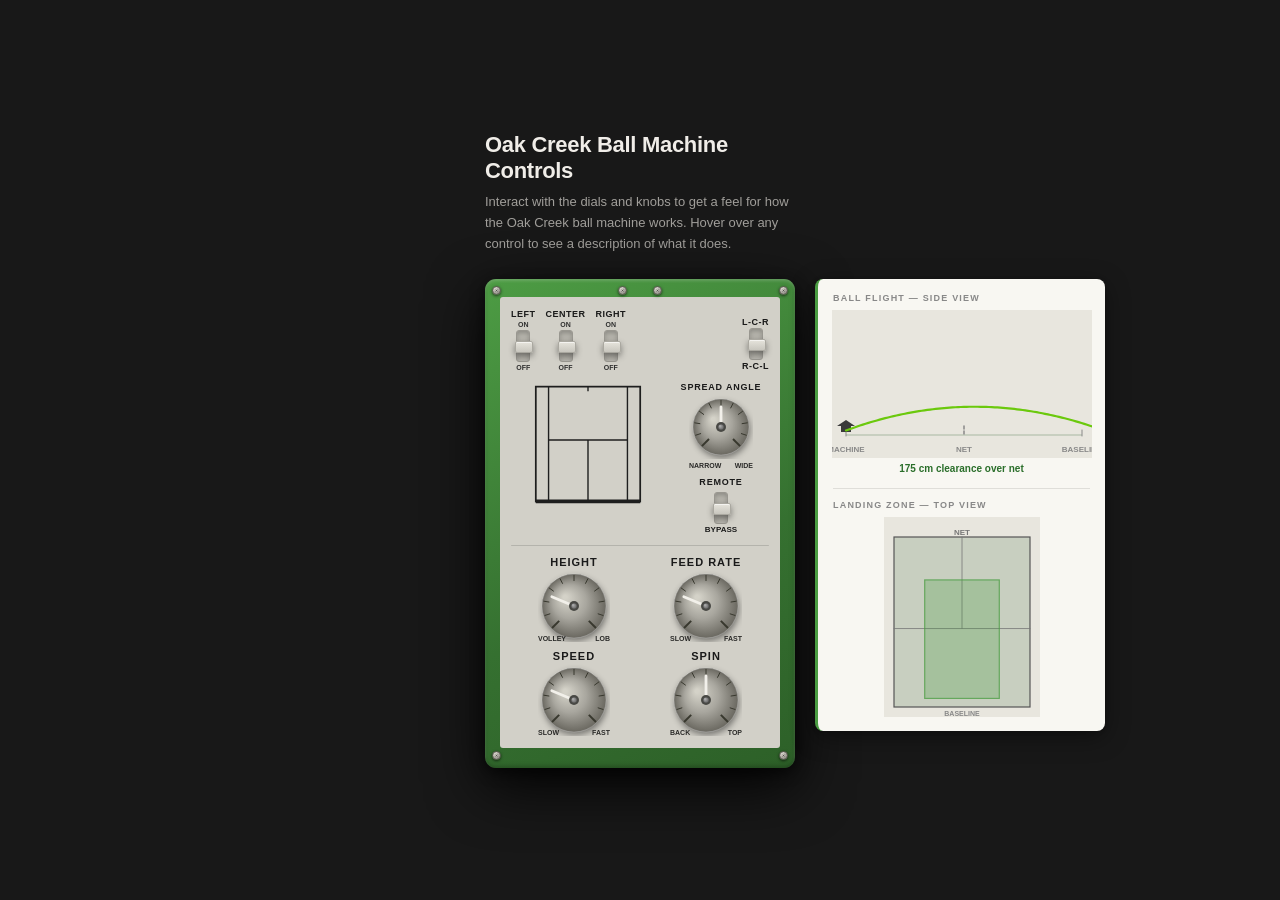
<file: ballmachine-sim/index.html>
<!DOCTYPE html>
<html lang="en">
<head>
<meta charset="UTF-8">
<meta name="viewport" content="width=device-width, initial-scale=1.0">
<title>Ball Machine — Control Panel</title>
<link rel="icon" type="image/svg+xml" href="data:image/svg+xml,%3Csvg xmlns='http://www.w3.org/2000/svg' viewBox='0 0 64 64'%3E%3Ccircle cx='32' cy='32' r='30' fill='%23ccdd00'/%3E%3Cpath d='M32 2 C20 2 10 12 10 24 C10 36 20 46 32 46' fill='none' stroke='white' stroke-width='4'/%3E%3Cpath d='M32 18 C44 18 54 28 54 40 C54 52 44 62 32 62' fill='none' stroke='white' stroke-width='4'/%3E%3C/svg%3E" />
<style>
  *, *::before, *::after { box-sizing: border-box; margin: 0; padding: 0; }

  body {
    background: #181818;
    min-height: 100vh;
    display: flex;
    flex-direction: column;
    justify-content: center;
    align-items: center;
    gap: 24px;
    padding: 40px 20px;
    font-family: Arial, Helvetica, sans-serif;
  }

  /* ── PAGE HEADER ── */
  .page-header {
    width: 310px;
    text-align: left;
  }

  .page-title {
    font-size: 22px;
    font-weight: 800;
    color: #f0ede8;
    letter-spacing: -0.3px;
    line-height: 1.2;
    margin-bottom: 8px;
  }

  .page-desc {
    font-size: 13px;
    font-weight: 400;
    color: #a09e9a;
    line-height: 1.6;
  }

  /* ── WRAP holds frame + tooltip side by side ── */
  .panel-wrap {
    position: relative;
  }

  /* ── OUTER FRAME ── */
  .frame {
    position: relative;
    width: 310px;
    background: linear-gradient(155deg, #4d9c44 0%, #357030 60%, #2d6028 100%);
    border-radius: 11px;
    padding: 18px 15px 20px;
    box-shadow:
      inset 0 2px 3px rgba(255,255,255,0.18),
      inset 0 -2px 4px rgba(0,0,0,0.25),
      0 18px 56px rgba(0,0,0,0.9),
      0 4px 14px rgba(0,0,0,0.55);
  }

  /* Screw heads */
  .screw {
    position: absolute;
    width: 9px; height: 9px;
    border-radius: 50%;
    background: radial-gradient(circle at 32% 28%, #d8d4cc, #7a7870);
    border: 1px solid #5a5850;
    box-shadow: 0 1px 3px rgba(0,0,0,0.6), inset 0 1px 0 rgba(255,255,255,0.2);
  }
  .screw::after {
    content: '';
    position: absolute;
    inset: 2px;
    border-radius: 50%;
    background:
      linear-gradient(45deg,  transparent 42%, rgba(0,0,0,0.35) 42%, rgba(0,0,0,0.35) 58%, transparent 58%),
      linear-gradient(-45deg, transparent 42%, rgba(0,0,0,0.35) 42%, rgba(0,0,0,0.35) 58%, transparent 58%);
  }
  .s-tl { top: 7px;    left:  7px; }
  .s-tr { top: 7px;    right: 7px; }
  .s-t2 { top: 7px;    left:  calc(50% - 22px); }
  .s-t3 { top: 7px;    right: calc(50% - 22px); }
  .s-bl { bottom: 8px; left:  7px; }
  .s-br { bottom: 8px; right: 7px; }

  /* ── FACE ── */
  .face {
    background: #d2d0c8;
    border-radius: 3px;
    padding: 12px 11px;
    display: flex;
    flex-direction: column;
    gap: 10px;
  }

  /* ══════════════════════════════════
     ROW 1 — Toggle switches
  ══════════════════════════════════ */
  .row-toggles {
    display: flex;
    justify-content: space-between;
    align-items: flex-start;
  }

  .main-toggles {
    display: flex;
    gap: 10px;
  }

  .sw {
    display: flex;
    flex-direction: column;
    align-items: center;
    gap: 1px;
    cursor: pointer;
    user-select: none;
    -webkit-user-select: none;
  }

  .sw-name {
    font-size: 9px;
    font-weight: 800;
    letter-spacing: 0.5px;
    color: #1a1a1a;
  }

  .sw-lbl {
    font-size: 7px;
    font-weight: 700;
    color: #303030;
    line-height: 1.3;
  }

  .sw-housing {
    width: 14px;
    height: 32px;
    background: #b4b2aa;
    border-radius: 3px;
    border: 1px solid #999790;
    box-shadow: inset 0 2px 4px rgba(0,0,0,0.22), inset 0 -1px 2px rgba(255,255,255,0.12);
    position: relative;
    overflow: visible;
  }

  .sw-lever {
    position: absolute;
    left: -2px;
    width: 18px;
    height: 12px;
    border-radius: 2px;
    background: linear-gradient(to bottom, #e6e4dc 0%, #c8c6be 100%);
    border: 1px solid #aaa8a0;
    box-shadow: 0 3px 6px rgba(0,0,0,0.42), inset 0 1px 0 rgba(255,255,255,0.6);
    transition: top 0.13s cubic-bezier(0.4, 0, 0.2, 1);
  }

  .sw .sw-lever.pos-on      { top: 1px; }
  .sw .sw-lever.pos-neutral { top: 10px; }
  .sw .sw-lever.pos-off     { top: 19px; }

  .side-toggle-wrap {
    display: flex;
    align-items: center;
    justify-content: flex-end;
    margin-top: 8px;
  }

  /* ══════════════════════════════════
     ROW 2 — Court + spread/remote
  ══════════════════════════════════ */
  .row-middle {
    display: flex;
    gap: 8px;
    align-items: flex-start;
  }

  .court-wrap {
    flex: 1;
    display: flex;
    align-items: center;
    justify-content: center;
  }

  .court-wrap svg {
    display: block;
    width: 116px;
  }

  .right-ctrls {
    width: 96px;
    display: flex;
    flex-direction: column;
    align-items: center;
    gap: 8px;
  }

  .ctrl-block {
    display: flex;
    flex-direction: column;
    align-items: center;
    gap: 3px;
    width: 100%;
  }

  .ctrl-lbl {
    font-size: 9px;
    font-weight: 800;
    letter-spacing: 0.8px;
    color: #1a1a1a;
    text-transform: uppercase;
    text-align: center;
    white-space: nowrap;
  }

  .sublabels {
    display: flex;
    justify-content: space-between;
    width: 64px;
  }

  .sub {
    font-size: 7px;
    font-weight: 700;
    color: #2a2a28;
  }

  .sw-remote {
    display: flex;
    flex-direction: column;
    align-items: center;
    gap: 1px;
    cursor: pointer;
    user-select: none;
    -webkit-user-select: none;
    margin-top: 2px;
  }

  .sw-remote .sw-housing {
    width: 14px;
    height: 32px;
    background: #b4b2aa;
    border-radius: 3px;
    border: 1px solid #999790;
    box-shadow: inset 0 2px 4px rgba(0,0,0,0.22), inset 0 -1px 2px rgba(255,255,255,0.12);
    position: relative;
    overflow: visible;
  }

  .sw-remote .sw-lever {
    position: absolute;
    left: -2px;
    width: 18px;
    height: 12px;
    border-radius: 2px;
    background: linear-gradient(to bottom, #e6e4dc 0%, #c8c6be 100%);
    border: 1px solid #aaa8a0;
    box-shadow: 0 3px 6px rgba(0,0,0,0.42), inset 0 1px 0 rgba(255,255,255,0.6);
    transition: top 0.13s cubic-bezier(0.4, 0, 0.2, 1);
  }

  .sw-remote .sw-lever.pos-on      { top: 1px; }
  .sw-remote .sw-lever.pos-neutral { top: 10px; }
  .sw-remote .sw-lever.pos-off     { top: 19px; }

  /* ══════════════════════════════════
     ROW 3 — 2×2 dial grid
  ══════════════════════════════════ */
  .sep {
    height: 1px;
    background: rgba(0,0,0,0.14);
    border-radius: 1px;
  }

  .row-dials {
    display: grid;
    grid-template-columns: 1fr 1fr;
    column-gap: 6px;
    row-gap: 8px;
  }

  .dial-cell {
    display: flex;
    flex-direction: column;
    align-items: center;
    gap: 2px;
  }

  .dial-title {
    font-size: 11px;
    font-weight: 800;
    letter-spacing: 1px;
    color: #1a1a1a;
    text-transform: uppercase;
    white-space: nowrap;
  }

  .dial-outer {
    position: relative;
    width: 72px;
    height: 72px;
  }

  .dial-outer canvas {
    display: block;
    cursor: grab;
    touch-action: none;
  }

  .dial-outer canvas:active { cursor: grabbing; }

  .lbl-min, .lbl-max {
    position: absolute;
    bottom: 0;
    font-size: 7px;
    font-weight: 700;
    color: #2a2a28;
    pointer-events: none;
  }
  .lbl-min { left: 0; }
  .lbl-max { right: 0; }

  /* ══════════════════════════════════
     TOOLTIP PANEL  (left side)
  ══════════════════════════════════ */
  .tip-panel {
    position: absolute;
    right: calc(100% + 20px);
    top: 0;
    width: 240px;
    background: #f8f7f2;
    border-radius: 8px;
    border-right: 3px solid #4a9c42;
    padding: 15px 16px;
    box-shadow: 0 6px 24px rgba(0,0,0,0.4), 0 1px 4px rgba(0,0,0,0.2);
    opacity: 0;
    pointer-events: none;
    transition: opacity 0.18s ease;
  }

  .tip-panel.visible {
    opacity: 1;
  }

  .tip-title {
    font-size: 13px;
    font-weight: 800;
    color: #1a1a1a;
    letter-spacing: 0.3px;
    margin-bottom: 9px;
    padding-bottom: 9px;
    border-bottom: 1px solid rgba(0,0,0,0.1);
  }

  .tip-body {
    font-size: 12px;
    line-height: 1.65;
    color: #3c3a36;
  }

  /* ══════════════════════════════════
     SIMULATION PANEL  (right side)
  ══════════════════════════════════ */
  .sim-panel {
    position: absolute;
    left: calc(100% + 20px);
    top: 0;
    width: 290px;
    background: #f8f7f2;
    border-radius: 8px;
    border-left: 3px solid #4a9c42;
    padding: 14px 15px;
    box-shadow: 0 6px 24px rgba(0,0,0,0.4), 0 1px 4px rgba(0,0,0,0.2);
  }

  .sim-section-title {
    font-size: 9px;
    font-weight: 800;
    letter-spacing: 1.2px;
    color: #888;
    text-transform: uppercase;
    margin-bottom: 7px;
  }

  .sim-canvas-wrap {
    display: flex;
    justify-content: center;
  }

  .sim-clearance {
    font-size: 10px;
    font-weight: 700;
    text-align: center;
    margin-top: 5px;
    height: 14px;
    color: #3c3a36;
  }

  .sim-sep {
    height: 1px;
    background: rgba(0,0,0,0.1);
    margin: 11px 0;
  }

  /* Cursor hint on hoverable elements */
  [data-tip] { cursor: default; }
  [data-tip].sw, [data-tip].sw-remote { cursor: pointer; }
  canvas[data-tip] { cursor: grab; }
  canvas[data-tip]:active { cursor: grabbing; }
</style>
</head>
<body>

<div class="page-header">
  <div class="page-title">Oak Creek Ball Machine Controls</div>
  <div class="page-desc">Interact with the dials and knobs to get a feel for how the Oak Creek ball machine works. Hover over any control to see a description of what it does.</div>
</div>

<div class="panel-wrap">

  <div class="frame">
    <div class="screw s-tl"></div>
    <div class="screw s-t2"></div>
    <div class="screw s-t3"></div>
    <div class="screw s-tr"></div>
    <div class="screw s-bl"></div>
    <div class="screw s-br"></div>

    <div class="face">

      <!-- ── ROW 1: Toggle switches ── -->
      <div class="row-toggles">

        <div class="main-toggles">
          <div class="sw" data-state="neutral" data-tip="left">
            <span class="sw-name">LEFT</span>
            <span class="sw-lbl">ON</span>
            <div class="sw-housing"><div class="sw-lever pos-neutral"></div></div>
            <span class="sw-lbl">OFF</span>
          </div>
          <div class="sw" data-state="neutral" data-tip="center">
            <span class="sw-name">CENTER</span>
            <span class="sw-lbl">ON</span>
            <div class="sw-housing"><div class="sw-lever pos-neutral"></div></div>
            <span class="sw-lbl">OFF</span>
          </div>
          <div class="sw" data-state="neutral" data-tip="right">
            <span class="sw-name">RIGHT</span>
            <span class="sw-lbl">ON</span>
            <div class="sw-housing"><div class="sw-lever pos-neutral"></div></div>
            <span class="sw-lbl">OFF</span>
          </div>
        </div>

        <div class="side-toggle-wrap">
          <div class="sw" data-state="neutral" data-tip="lcr">
            <span class="sw-name">L-C-R</span>
            <div class="sw-housing"><div class="sw-lever pos-neutral"></div></div>
            <span class="sw-name">R-C-L</span>
          </div>
        </div>

      </div>

      <!-- ── ROW 2: Court diagram + right controls ── -->
      <div class="row-middle">

        <div class="court-wrap">
          <svg viewBox="0 0 100 108" xmlns="http://www.w3.org/2000/svg">
            <rect x="5" y="4" width="90" height="99"
                  fill="none" stroke="#1e1e1e" stroke-width="1.5"/>
            <line x1="16" y1="4"   x2="16" y2="103" stroke="#1e1e1e" stroke-width="1.2"/>
            <line x1="84" y1="4"   x2="84" y2="103" stroke="#1e1e1e" stroke-width="1.2"/>
            <line x1="16" y1="50"  x2="84" y2="50"  stroke="#1e1e1e" stroke-width="1.2"/>
            <line x1="50" y1="50"  x2="50" y2="103" stroke="#1e1e1e" stroke-width="1.2"/>
            <line x1="50" y1="4"   x2="50" y2="8"   stroke="#1e1e1e" stroke-width="1.2"/>
            <line x1="5"  y1="103" x2="95" y2="103" stroke="#1e1e1e" stroke-width="3.2"/>
          </svg>
        </div>

        <div class="right-ctrls">

          <div class="ctrl-block">
            <div class="ctrl-lbl">SPREAD ANGLE</div>
            <canvas id="dial-spread" width="64" height="64" data-value="0.5" data-tip="spread"></canvas>
            <div class="sublabels">
              <span class="sub">NARROW</span>
              <span class="sub">WIDE</span>
            </div>
          </div>

          <div class="ctrl-block" style="align-items:center;">
            <div class="ctrl-lbl">REMOTE</div>
            <div class="sw-remote" data-state="neutral" data-tip="remote">
              <div class="sw-housing"><div class="sw-lever pos-neutral"></div></div>
              <span class="sw-lbl" style="font-size:8px;font-weight:800;color:#1a1a1a;">BYPASS</span>
            </div>
          </div>

        </div>
      </div>

      <div class="sep"></div>

      <!-- ── ROW 3: 2×2 dial grid ── -->
      <div class="row-dials">

        <div class="dial-cell">
          <div class="dial-title">HEIGHT</div>
          <div class="dial-outer">
            <canvas id="dial-height"   width="72" height="72" data-value="0.25" data-tip="height"></canvas>
            <span class="lbl-min">VOLLEY</span>
            <span class="lbl-max">LOB</span>
          </div>
        </div>

        <div class="dial-cell">
          <div class="dial-title">FEED RATE</div>
          <div class="dial-outer">
            <canvas id="dial-feedrate" width="72" height="72" data-value="0.25" data-tip="feedrate"></canvas>
            <span class="lbl-min">SLOW</span>
            <span class="lbl-max">FAST</span>
          </div>
        </div>

        <div class="dial-cell">
          <div class="dial-title">SPEED</div>
          <div class="dial-outer">
            <canvas id="dial-speed"    width="72" height="72" data-value="0.25" data-tip="speed"></canvas>
            <span class="lbl-min">SLOW</span>
            <span class="lbl-max">FAST</span>
          </div>
        </div>

        <div class="dial-cell">
          <div class="dial-title">SPIN</div>
          <div class="dial-outer">
            <canvas id="dial-spin"     width="72" height="72" data-value="0.5" data-tip="spin"></canvas>
            <span class="lbl-min">BACK</span>
            <span class="lbl-max">TOP</span>
          </div>
        </div>

      </div>

    </div><!-- /.face -->
  </div><!-- /.frame -->

  <!-- Tooltip panel — sits to the left -->
  <div class="tip-panel" id="tip-panel">
    <div class="tip-title" id="tip-title"></div>
    <div class="tip-body"  id="tip-body"></div>
  </div>

  <!-- Simulation panel — sits to the right -->
  <div class="sim-panel" id="sim-panel">
    <div class="sim-section-title">Ball Flight — Side View</div>
    <div class="sim-canvas-wrap">
      <canvas id="sim-side" width="260" height="148"></canvas>
    </div>
    <div class="sim-clearance" id="sim-clearance"></div>
    <div class="sim-sep"></div>
    <div class="sim-section-title">Landing Zone — Top View</div>
    <div class="sim-canvas-wrap">
      <canvas id="sim-top" width="156" height="200"></canvas>
    </div>
  </div>

</div><!-- /.panel-wrap -->

<script>
'use strict';

/* ═══════════════════════════════════════════════════════
   TOGGLE SWITCHES  —  neutral → on → off → neutral
═══════════════════════════════════════════════════════ */
const STATES = ['neutral', 'on', 'off'];

function advanceToggle(el) {
  const cur  = el.dataset.state || 'neutral';
  const next = STATES[(STATES.indexOf(cur) + 1) % 3];
  el.dataset.state = next;
  el.querySelector('.sw-lever').className = 'sw-lever pos-' + next;
  updateSimulation();
}

document.querySelectorAll('.sw, .sw-remote').forEach(el => {
  el.addEventListener('click', () => advanceToggle(el));
});


/* ═══════════════════════════════════════════════════════
   ROTARY DIALS  —  270° sweep, value ∈ [0, 1]
═══════════════════════════════════════════════════════ */
const A_START = (3 * Math.PI) / 4;
const A_SWEEP = (3 * Math.PI) / 2;
const N_TICKS = 10;

function drawDial(cvs) {
  const ctx = cvs.getContext('2d');
  const S   = cvs.width;
  const cx  = S / 2, cy = S / 2;
  const R   = S / 2 - 4;
  const val = Math.max(0, Math.min(1, parseFloat(cvs.dataset.value) || 0));

  ctx.clearRect(0, 0, S, S);

  ctx.save();
  ctx.shadowColor = 'rgba(0,0,0,0.45)'; ctx.shadowBlur = 6;
  ctx.shadowOffsetX = 1; ctx.shadowOffsetY = 3;
  ctx.beginPath(); ctx.arc(cx, cy, R, 0, Math.PI * 2);
  ctx.fillStyle = '#888'; ctx.fill();
  ctx.restore();

  const g = ctx.createRadialGradient(cx - R*0.28, cy - R*0.28, R*0.06, cx, cy, R);
  g.addColorStop(0,   '#d4d2c8');
  g.addColorStop(0.5, '#a8a69e');
  g.addColorStop(1,   '#6a6860');
  ctx.beginPath(); ctx.arc(cx, cy, R, 0, Math.PI * 2);
  ctx.fillStyle = g; ctx.fill();

  ctx.beginPath(); ctx.arc(cx, cy, R, 0, Math.PI * 2);
  ctx.strokeStyle = 'rgba(255,255,255,0.22)'; ctx.lineWidth = 1; ctx.stroke();

  for (let i = 0; i <= N_TICKS; i++) {
    const frac  = i / N_TICKS;
    const theta = A_START + frac * A_SWEEP;
    const isEnd = (i === 0 || i === N_TICKS);
    ctx.beginPath();
    ctx.moveTo(cx + Math.cos(theta)*(R-(isEnd?11:7)), cy + Math.sin(theta)*(R-(isEnd?11:7)));
    ctx.lineTo(cx + Math.cos(theta)*(R-1),            cy + Math.sin(theta)*(R-1));
    ctx.strokeStyle = '#38382e'; ctx.lineWidth = isEnd ? 2 : 1; ctx.stroke();
  }

  const theta = A_START + val * A_SWEEP;
  ctx.beginPath();
  ctx.moveTo(cx, cy);
  ctx.lineTo(cx + Math.cos(theta)*(R-8), cy + Math.sin(theta)*(R-8));
  ctx.strokeStyle = '#f2f0ea'; ctx.lineWidth = 2.8; ctx.lineCap = 'round'; ctx.stroke();

  ctx.beginPath(); ctx.arc(cx, cy, 5,   0, Math.PI*2); ctx.fillStyle = '#484844'; ctx.fill();
  ctx.beginPath(); ctx.arc(cx, cy, 2.8, 0, Math.PI*2);
  const cg = ctx.createRadialGradient(cx-1, cy-1, 0.5, cx, cy, 2.8);
  cg.addColorStop(0, '#aaa'); cg.addColorStop(1, '#666');
  ctx.fillStyle = cg; ctx.fill();
}

document.querySelectorAll('canvas').forEach(drawDial);


/* ═══════════════════════════════════════════════════════
   DRAG INTERACTION
═══════════════════════════════════════════════════════ */
let drag = null;

document.querySelectorAll('canvas').forEach(cvs => {
  cvs.addEventListener('mousedown', e => {
    drag = { cvs, y0: e.clientY, v0: parseFloat(cvs.dataset.value || 0) };
    e.preventDefault();
  });
  cvs.addEventListener('touchstart', e => {
    drag = { cvs, y0: e.touches[0].clientY, v0: parseFloat(cvs.dataset.value || 0) };
    e.preventDefault();
  }, { passive: false });
});

function applyMove(clientY) {
  if (!drag) return;
  const val = Math.max(0, Math.min(1, drag.v0 + (drag.y0 - clientY) / 120));
  drag.cvs.dataset.value = val;
  drawDial(drag.cvs);
  updateSimulation();
}

document.addEventListener('mousemove', e => applyMove(e.clientY));
document.addEventListener('touchmove', e => { applyMove(e.touches[0].clientY); e.preventDefault(); }, { passive: false });
document.addEventListener('mouseup',   () => { drag = null; });
document.addEventListener('touchend',  () => { drag = null; });


/* ═══════════════════════════════════════════════════════
   TOOLTIPS
   First hover: 1-second delay before showing.
   Moving between controls while panel is visible: instant switch.
   Leaving a control: 200 ms grace window before hiding.
═══════════════════════════════════════════════════════ */
const TIPS = {
  left: {
    title: 'Left',
    body:  'Controls whether the machine feeds balls to the left part of the court. Turn a zone On to include it, Off to skip it. For example, turn Center On and Left and Right Off to keep all feeds down the middle. Turn all three On to cover the whole court.'
  },
  center: {
    title: 'Center',
    body:  'Controls whether the machine feeds balls to the center of the court. Turn a zone On to include it, Off to skip it. For example, turn Center On and Left and Right Off to keep all feeds down the middle. Turn all three On to cover the whole court.'
  },
  right: {
    title: 'Right',
    body:  'Controls whether the machine feeds balls to the right part of the court. Turn a zone On to include it, Off to skip it. For example, turn Center On and Left and Right Off to keep all feeds down the middle. Turn all three On to cover the whole court.'
  },
  lcr: {
    title: 'L-C-R / R-C-L',
    body:  'Sets the order in which the machine feeds across the court. Up feeds Left to Right, down feeds Right to Left.'
  },
  spread: {
    title: 'Spread Angle',
    body:  'Controls how wide the feeds are spread across the court. Turned to Wide, balls will go all the way out to the sidelines. Turned to Narrow, balls will stay close to the center.'
  },
  remote: {
    title: 'Remote / Bypass',
    body:  'Remote turns on the handheld remote, useful when a coach or partner is standing at the machine and adjusting settings on the fly. Bypass turns the remote off — set your desired settings, walk to the other side of the court, and the machine will keep feeding balls on its own until they run out.'
  },
  height: {
    title: 'Height',
    body:  'Controls how high the ball is fed. At 0 (Volley), the ball comes in low, just above net height. At 10 (Lob), the ball is fed high into the air.'
  },
  feedrate: {
    title: 'Feed Rate',
    body:  'Controls how often the machine feeds a ball. At 0 (Slow), a ball is fed roughly every 10 seconds. At 10 (Fast), multiple balls are fed per second — more useful for group drills than solo practice.'
  },
  speed: {
    title: 'Speed',
    body:  'Controls how fast the ball travels. At 0 (Slow), the ball is fed softly and will barely clear the net on a low height setting. At 10 (Fast), the ball comes in at around 80 mph.'
  },
  spin: {
    title: 'Spin',
    body:  "Controls the shape of the ball's flight and how it behaves when it bounces. At 0 (Backspin), the flight is flat and straight, and the ball will skid and slow down on the bounce. At 10 (Topspin), the ball arcs up high and dips down sharply, then kicks up high when it bounces."
  }
};

const tipPanel = document.getElementById('tip-panel');
const tipTitle = document.getElementById('tip-title');
const tipBody  = document.getElementById('tip-body');

let showTimer = null;
let hideTimer = null;

function showTip(key) {
  const t = TIPS[key];
  if (!t) return;
  tipTitle.textContent = t.title;
  tipBody.textContent  = t.body;
  tipPanel.classList.add('visible');
}

function hideTip() {
  tipPanel.classList.remove('visible');
}

/* ═══════════════════════════════════════════════════════
   BALL FLIGHT SIMULATION
═══════════════════════════════════════════════════════ */
const COURT_LEN   = 23.77;
const COURT_HALF  = COURT_LEN / 2;
const NET_H       = 0.914;
const COURT_W     = 8.23;
const SERVICE_D   = 6.40;

function getDialVal(id) {
  const el = document.getElementById(id);
  return el ? parseFloat(el.dataset.value || 0) : 0;
}

function getTogState(tip) {
  const el = document.querySelector(`[data-tip="${tip}"]`);
  return el ? el.dataset.state : 'neutral';
}

function arcColor(speedVal) {
  const hue = Math.round(120 * (1 - speedVal));
  return `hsl(${hue}, 88%, 42%)`;
}

function computeTraj(speedVal, heightVal, spinVal) {
  const v          = 15 + speedVal * 20;
  const angle      = (8 + heightVal * 47) * Math.PI / 180;
  const spinFactor = (spinVal - 0.5) * 2;
  const gEff       = 9.81 + spinFactor * 3.5;
  const vx = v * Math.cos(angle);
  const vy = v * Math.sin(angle);
  const y0 = 0.35;

  const pts = [];
  const dt  = 0.015;
  let t = 0, landX = null, landVy = null;

  while (t < 6) {
    const x = vx * t;
    const y = y0 + vy * t - 0.5 * gEff * t * t;
    if (y <= 0 && t > 0) {
      const pt = t - dt;
      const py = y0 + vy * pt - 0.5 * gEff * pt * pt;
      const f  = py / (py - y);
      landX  = vx * (pt + f * dt);
      landVy = vy - gEff * (pt + f * dt);
      pts.push({ x: landX, y: 0 });
      break;
    }
    pts.push({ x, y });
    t += dt;
  }

  const bouncePts = [];
  if (landX !== null) {
    const impactSpd   = Math.sqrt(vx * vx + landVy * landVy);
    const spinFactor2 = (spinVal - 0.5) * 2;
    const bAngle = (20 + spinFactor2 * 15) * Math.PI / 180;
    const bv     = impactSpd * 0.62;
    const bvx    = bv * Math.cos(bAngle);
    const bvy    = bv * Math.sin(bAngle);
    let bt = 0;
    while (bt < 4) {
      const bx = landX + bvx * bt;
      const by = bvy * bt - 0.5 * 9.81 * bt * bt;
      if (by < 0 && bt > 0) break;
      bouncePts.push({ x: bx, y: by });
      bt += 0.015;
    }
  }

  return { pts, bouncePts, landX };
}

function drawSideView(speedVal, heightVal, spinVal) {
  const cvs = document.getElementById('sim-side');
  const ctx = cvs.getContext('2d');
  const W = cvs.width, H = cvs.height;
  ctx.clearRect(0, 0, W, H);

  ctx.fillStyle = '#e8e6de';
  ctx.fillRect(0, 0, W, H);

  const PL = 14, PR = 10, PT = 12, PB = 24;
  const dW = W - PL - PR, dH = H - PT - PB;
  const maxDispH = 11;
  const ppmX = dW / COURT_LEN;
  const ppmY = dH / maxDispH;

  function tc(mx, my) {
    return { x: PL + mx * ppmX, y: H - PB - my * ppmY };
  }

  const gY = tc(0, 0).y;

  // court surface
  ctx.fillStyle = '#c8cfc0';
  ctx.fillRect(PL, gY, dW, 2);

  // net
  const nX = tc(COURT_HALF, 0).x;
  const nTop = tc(COURT_HALF, NET_H).y;
  ctx.beginPath();
  ctx.moveTo(nX, gY);
  ctx.lineTo(nX, nTop);
  ctx.strokeStyle = '#888';
  ctx.lineWidth = 1.5;
  ctx.setLineDash([3, 2]);
  ctx.stroke();
  ctx.setLineDash([]);

  // baselines
  [0, COURT_LEN].forEach(mx => {
    const bx = tc(mx, 0).x;
    ctx.beginPath();
    ctx.moveTo(bx, gY - 4);
    ctx.lineTo(bx, gY + 2);
    ctx.strokeStyle = '#888';
    ctx.lineWidth = 1;
    ctx.stroke();
  });

  // machine icon
  const mBase = tc(0, 0);
  ctx.fillStyle = '#3a3a3a';
  ctx.beginPath();
  ctx.moveTo(mBase.x - 5, mBase.y - 2);
  ctx.lineTo(mBase.x + 5, mBase.y - 2);
  ctx.lineTo(mBase.x + 5, mBase.y - 8);
  ctx.lineTo(mBase.x + 9, mBase.y - 8);
  ctx.lineTo(mBase.x,     mBase.y - 14);
  ctx.lineTo(mBase.x - 9, mBase.y - 8);
  ctx.lineTo(mBase.x - 5, mBase.y - 8);
  ctx.closePath();
  ctx.fill();

  const { pts, bouncePts, landX } = computeTraj(speedVal, heightVal, spinVal);
  const color = arcColor(speedVal);

  // net clearance
  let clearance = null;
  for (let i = 0; i < pts.length - 1; i++) {
    if (pts[i].x <= COURT_HALF && pts[i + 1].x >= COURT_HALF) {
      const f = (COURT_HALF - pts[i].x) / (pts[i + 1].x - pts[i].x);
      clearance = pts[i].y + f * (pts[i + 1].y - pts[i].y) - NET_H;
      break;
    }
  }

  // flight arc
  if (pts.length > 1) {
    ctx.beginPath();
    pts.forEach((p, i) => {
      const cp = tc(p.x, p.y);
      i === 0 ? ctx.moveTo(cp.x, cp.y) : ctx.lineTo(cp.x, cp.y);
    });
    ctx.strokeStyle = color;
    ctx.lineWidth = 2.2;
    ctx.lineJoin = 'round';
    ctx.stroke();
  }

  // bounce arc
  if (bouncePts.length > 1) {
    ctx.beginPath();
    bouncePts.forEach((p, i) => {
      const cp = tc(p.x, p.y);
      i === 0 ? ctx.moveTo(cp.x, cp.y) : ctx.lineTo(cp.x, cp.y);
    });
    ctx.strokeStyle = color;
    ctx.lineWidth = 1.4;
    ctx.globalAlpha = 0.5;
    ctx.stroke();
    ctx.globalAlpha = 1;
  }

  // landing dot
  if (landX !== null) {
    const lp = tc(landX, 0);
    ctx.beginPath();
    ctx.arc(lp.x, lp.y, 3.5, 0, Math.PI * 2);
    ctx.fillStyle = color;
    ctx.fill();
  }

  // labels
  ctx.fillStyle = '#888';
  ctx.font = 'bold 8px Arial';
  ctx.textAlign = 'center';
  ctx.fillText('MACHINE', tc(0, 0).x, H - 6);
  ctx.fillText('NET', nX, H - 6);
  ctx.fillText('BASELINE', tc(COURT_LEN, 0).x, H - 6);

  // clearance readout
  const clEl = document.getElementById('sim-clearance');
  if (clearance === null) {
    clEl.textContent = '';
    clEl.style.color = '#888';
  } else if (clearance < 0) {
    clEl.textContent = `Clips net by ${Math.abs(clearance * 100).toFixed(0)} cm`;
    clEl.style.color = '#c0392b';
  } else {
    clEl.textContent = `${(clearance * 100).toFixed(0)} cm clearance over net`;
    clEl.style.color = '#2a6e2a';
  }
}

function drawTopView(spreadVal) {
  const cvs = document.getElementById('sim-top');
  const ctx = cvs.getContext('2d');
  const W = cvs.width, H = cvs.height;
  ctx.clearRect(0, 0, W, H);

  ctx.fillStyle = '#e8e6de';
  ctx.fillRect(0, 0, W, H);

  const PAD = 10;
  const cW  = W - PAD * 2;
  const cH  = H - PAD * 2 - 10;
  const ppmX = cW / COURT_W;
  const ppmY = cH / COURT_HALF;
  const cx0  = PAD, cy0 = PAD + 10;

  function tt(mx, my) {
    return { x: cx0 + mx * ppmX, y: cy0 + my * ppmY };
  }

  // court surface
  ctx.fillStyle = '#c8cfc0';
  ctx.fillRect(cx0, cy0, cW, cH);

  // court outline
  ctx.strokeStyle = '#555';
  ctx.lineWidth = 1.2;
  ctx.strokeRect(cx0, cy0, cW, cH);

  // service line
  const slY = tt(0, SERVICE_D).y;
  ctx.beginPath();
  ctx.moveTo(cx0, slY);
  ctx.lineTo(cx0 + cW, slY);
  ctx.strokeStyle = '#777';
  ctx.lineWidth = 0.8;
  ctx.stroke();

  // center service line
  const midX = tt(COURT_W / 2, 0).x;
  ctx.beginPath();
  ctx.moveTo(midX, cy0);
  ctx.lineTo(midX, slY);
  ctx.stroke();

  // net label
  ctx.fillStyle = '#777';
  ctx.font = 'bold 8px Arial';
  ctx.textAlign = 'center';
  ctx.fillText('NET', W / 2, cy0 - 2);

  // zone logic — neutral means unset, treat same as all-on
  const leftOn   = getTogState('left')   === 'on';
  const centerOn = getTogState('center') === 'on';
  const rightOn  = getTogState('right')  === 'on';
  const anyOn    = leftOn || centerOn || rightOn;

  const zoneCenters = [];
  if (!anyOn) {
    zoneCenters.push(COURT_W / 2);
  } else {
    if (leftOn)   zoneCenters.push(COURT_W * 0.17);
    if (centerOn) zoneCenters.push(COURT_W * 0.50);
    if (rightOn)  zoneCenters.push(COURT_W * 0.83);
  }

  const spreadHalf = (0.4 + spreadVal * (COURT_W * 0.5 - 0.4));
  let xMin = Infinity, xMax = -Infinity;
  zoneCenters.forEach(zc => {
    xMin = Math.min(xMin, zc - spreadHalf);
    xMax = Math.max(xMax, zc + spreadHalf);
  });
  xMin = Math.max(0, xMin);
  xMax = Math.min(COURT_W, xMax);

  const zoneYMin = 3.0, zoneYMax = COURT_HALF - 0.6;
  const zx = tt(xMin, zoneYMin).x;
  const zy = tt(xMin, zoneYMin).y;
  const zw = (xMax - xMin) * ppmX;
  const zh = (zoneYMax - zoneYMin) * ppmY;

  ctx.fillStyle = 'rgba(74,156,66,0.28)';
  ctx.fillRect(zx, zy, zw, zh);
  ctx.strokeStyle = 'rgba(74,156,66,0.75)';
  ctx.lineWidth = 1.2;
  ctx.strokeRect(zx, zy, zw, zh);

  // baseline label
  ctx.fillStyle = '#888';
  ctx.font = 'bold 7px Arial';
  ctx.textAlign = 'center';
  ctx.fillText('BASELINE', W / 2, cy0 + cH + 9);
}

function updateSimulation() {
  const speedVal  = getDialVal('dial-speed');
  const heightVal = getDialVal('dial-height');
  const spinVal   = getDialVal('dial-spin');
  const spreadVal = getDialVal('dial-spread');
  drawSideView(speedVal, heightVal, spinVal);
  drawTopView(spreadVal);
}

updateSimulation();


document.querySelectorAll('[data-tip]').forEach(el => {
  el.addEventListener('mouseenter', () => {
    if (drag) return;                 // skip while dragging a dial
    clearTimeout(hideTimer);
    if (tipPanel.classList.contains('visible')) {
      // Panel already open — update immediately
      clearTimeout(showTimer);
      showTip(el.dataset.tip);
    } else {
      showTimer = setTimeout(() => showTip(el.dataset.tip), 1000);
    }
  });

  el.addEventListener('mouseleave', () => {
    clearTimeout(showTimer);
    hideTimer = setTimeout(hideTip, 200);
  });
});
</script>
</body>
</html>
</file>
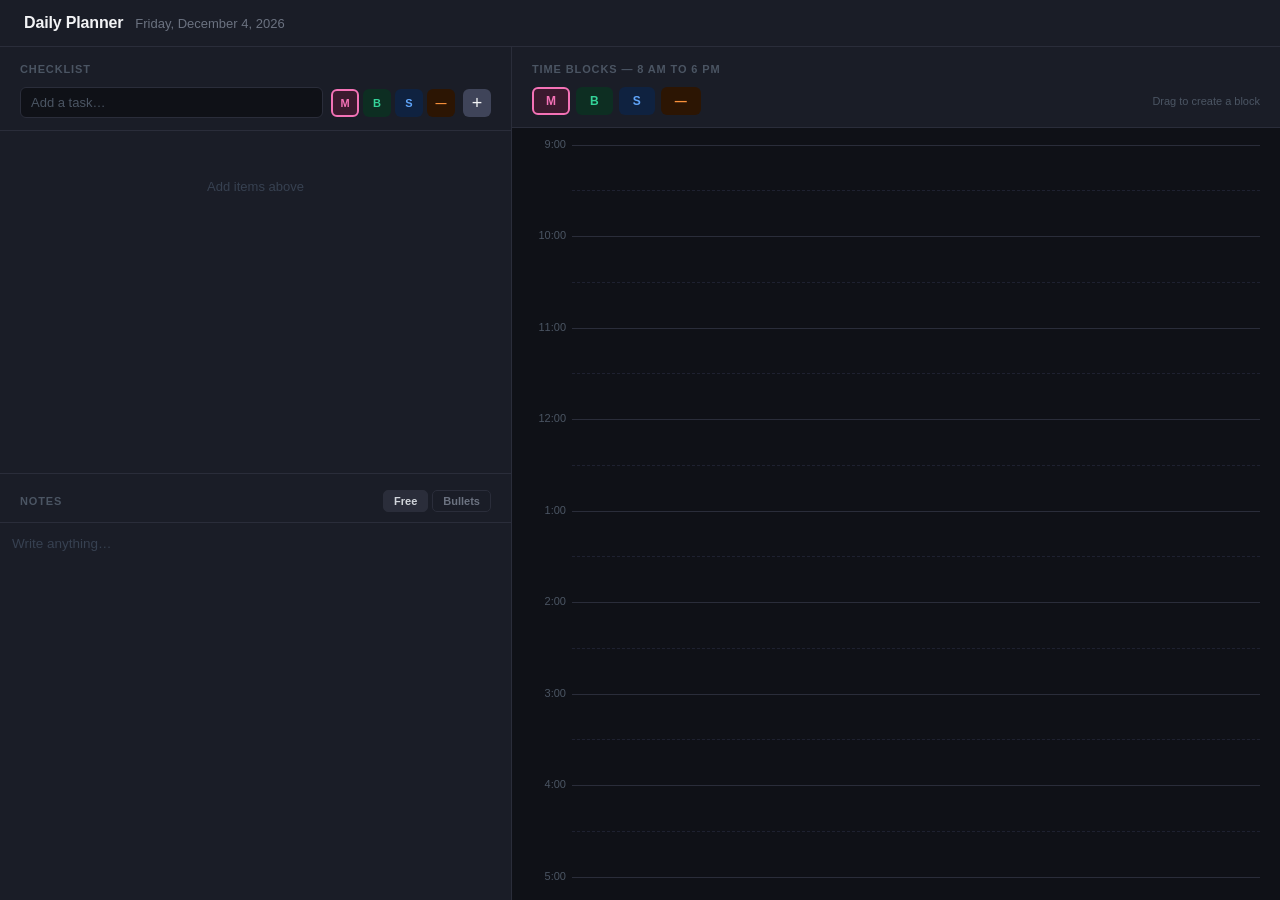
<file: dailyplanner/index.html>
<!DOCTYPE html>
<html lang="en">
<head>
  <meta charset="UTF-8" />
  <meta name="viewport" content="width=device-width, initial-scale=1.0" />
  <title>Daily Planner</title>
  <link rel="icon" type="image/svg+xml" href="data:image/svg+xml,%3Csvg xmlns='http://www.w3.org/2000/svg' viewBox='0 0 64 64'%3E%3Crect x='26' y='6' width='12' height='52' rx='6' fill='%2322c55e'/%3E%3Crect x='6' y='26' width='52' height='12' rx='6' fill='%2322c55e'/%3E%3C/svg%3E" />
  <style>
    *, *::before, *::after { box-sizing: border-box; margin: 0; padding: 0; }

    body {
      font-family: -apple-system, BlinkMacSystemFont, 'Segoe UI', sans-serif;
      background: #0f1117;
      color: #e5e7eb;
      height: 100vh;
      display: flex;
      flex-direction: column;
      overflow: hidden;
    }

    header {
      padding: 14px 24px;
      background: #1a1d27;
      border-bottom: 1px solid #2a2d3a;
      display: flex;
      align-items: center;
      gap: 12px;
      flex-shrink: 0;
    }

    header h1 {
      font-size: 16px;
      font-weight: 600;
      color: #f3f4f6;
      letter-spacing: -0.01em;
    }

    header .date {
      font-size: 13px;
      color: #6b7280;
    }

    .app {
      display: flex;
      flex: 1;
      overflow: hidden;
    }

    /* ── CATEGORY COLORS ── */
    :root {
      --c-M: #f472b6;
      --c-M-light: #3b1a2e;
      --c-B: #34d399;
      --c-B-light: #0d2e22;
      --c-S: #60a5fa;
      --c-S-light: #0f2240;
      --c-dash: #fb923c;
      --c-dash-light: #2c1503;
    }

    /* ───────────────────────────────
       LEFT PANEL — CHECKLIST
    ─────────────────────────────── */
    .checklist-panel {
      width: 40%;
      background: #1a1d27;
      border-right: 1px solid #2a2d3a;
      display: flex;
      flex-direction: column;
      overflow: hidden;
    }

    .checklist-half {
      flex: 1;
      display: flex;
      flex-direction: column;
      overflow: hidden;
      min-height: 0;
    }

    .notes-half {
      flex: 1;
      display: flex;
      flex-direction: column;
      overflow: hidden;
      min-height: 0;
      border-top: 1px solid #2a2d3a;
    }

    .panel-header {
      padding: 16px 20px 12px;
      border-bottom: 1px solid #2a2d3a;
    }

    .panel-title {
      font-size: 11px;
      font-weight: 600;
      text-transform: uppercase;
      letter-spacing: 0.08em;
      color: #4b5563;
      margin-bottom: 12px;
    }

    .add-row {
      display: flex;
      gap: 8px;
      align-items: center;
    }

    .add-row input[type="text"] {
      flex: 1;
      padding: 7px 10px;
      border: 1px solid #2a2d3a;
      border-radius: 6px;
      font-size: 13px;
      outline: none;
      transition: border-color 0.15s;
      background: #0f1117;
      color: #e5e7eb;
    }

    .add-row input[type="text"]::placeholder { color: #4b5563; }

    .add-row input[type="text"]:focus {
      border-color: #3f4459;
      background: #0f1117;
    }

    .cat-btns {
      display: flex;
      gap: 4px;
    }

    .cat-btn {
      width: 28px;
      height: 28px;
      border-radius: 6px;
      border: 2px solid transparent;
      font-size: 11px;
      font-weight: 700;
      cursor: pointer;
      transition: all 0.12s;
      display: flex;
      align-items: center;
      justify-content: center;
    }

    .cat-btn[data-cat="M"] { background: var(--c-M-light); color: var(--c-M); }
    .cat-btn[data-cat="B"] { background: var(--c-B-light); color: var(--c-B); }
    .cat-btn[data-cat="S"] { background: var(--c-S-light); color: var(--c-S); }
    .cat-btn[data-cat="-"] { background: var(--c-dash-light); color: var(--c-dash); }

    .cat-btn.active[data-cat="M"] { border-color: var(--c-M); }
    .cat-btn.active[data-cat="B"] { border-color: var(--c-B); }
    .cat-btn.active[data-cat="S"] { border-color: var(--c-S); }
    .cat-btn.active[data-cat="-"] { border-color: var(--c-dash); }

    .add-btn {
      width: 28px;
      height: 28px;
      border-radius: 6px;
      border: none;
      background: #3f4459;
      color: #f3f4f6;
      font-size: 18px;
      line-height: 1;
      cursor: pointer;
      display: flex;
      align-items: center;
      justify-content: center;
      flex-shrink: 0;
      transition: background 0.12s;
    }

    .add-btn:hover { background: #555c77; }

    .checklist-items {
      flex: 1;
      overflow-y: auto;
      padding: 8px 12px;
    }

    .checklist-items:empty::after {
      content: 'Add items above';
      display: block;
      text-align: center;
      color: #374151;
      font-size: 13px;
      margin-top: 40px;
    }

    .checklist-item {
      display: flex;
      align-items: center;
      gap: 8px;
      padding: 8px 8px;
      border-radius: 7px;
      margin-bottom: 2px;
      transition: background 0.1s;
    }

    .checklist-item:hover { background: #222636; }

    .checklist-item input[type="checkbox"] {
      width: 15px;
      height: 15px;
      cursor: pointer;
      accent-color: #60a5fa;
      flex-shrink: 0;
    }

    .item-badge {
      width: 20px;
      height: 20px;
      border-radius: 5px;
      font-size: 10px;
      font-weight: 700;
      display: flex;
      align-items: center;
      justify-content: center;
      flex-shrink: 0;
    }

    .item-badge[data-cat="M"] { background: var(--c-M-light); color: var(--c-M); }
    .item-badge[data-cat="B"] { background: var(--c-B-light); color: var(--c-B); }
    .item-badge[data-cat="S"] { background: var(--c-S-light); color: var(--c-S); }
    .item-badge[data-cat="-"] { background: var(--c-dash-light); color: var(--c-dash); }

    .item-text {
      flex: 1;
      font-size: 13.5px;
      line-height: 1.4;
      color: #d1d5db;
      transition: color 0.15s;
    }

    .checklist-item.done .item-text {
      text-decoration: line-through;
      color: #4b5563;
    }

    .delete-btn {
      opacity: 0;
      background: none;
      border: none;
      color: #4b5563;
      font-size: 16px;
      cursor: pointer;
      padding: 2px 5px;
      border-radius: 4px;
      line-height: 1;
      transition: opacity 0.1s, color 0.1s;
    }

    .checklist-item:hover .delete-btn { opacity: 1; }
    .delete-btn:hover { color: #ef4444; }

    /* ───────────────────────────────
       NOTES SECTION
    ─────────────────────────────── */
    .notes-toolbar {
      padding: 16px 20px 10px;
      border-bottom: 1px solid #2a2d3a;
      display: flex;
      align-items: center;
      gap: 8px;
      flex-shrink: 0;
    }

    .notes-toolbar .panel-title { margin-bottom: 0; }

    .notes-mode-btns {
      display: flex;
      gap: 4px;
      margin-left: auto;
    }

    .notes-mode-btn {
      padding: 4px 10px;
      border-radius: 5px;
      border: 1px solid #2a2d3a;
      background: transparent;
      color: #6b7280;
      font-size: 11px;
      font-weight: 600;
      cursor: pointer;
      transition: all 0.12s;
    }

    .notes-mode-btn.active {
      background: #2a2d3a;
      color: #d1d5db;
    }

    .notes-body {
      flex: 1;
      overflow-y: auto;
      padding: 10px 12px;
    }

    .notes-textarea {
      width: 100%;
      height: 100%;
      background: transparent;
      border: none;
      outline: none;
      resize: none;
      font-family: inherit;
      font-size: 13.5px;
      line-height: 1.6;
      color: #d1d5db;
      caret-color: #60a5fa;
    }

    .notes-textarea::placeholder { color: #374151; }

    .notes-bullets {
      list-style: none;
      padding: 0;
      margin: 0;
    }

    .notes-bullet-item {
      display: flex;
      align-items: flex-start;
      gap: 8px;
      padding: 3px 0;
    }

    .notes-bullet-item::before {
      content: '•';
      color: #4b5563;
      font-size: 14px;
      flex-shrink: 0;
      margin-top: 1px;
    }

    .notes-bullet-input {
      flex: 1;
      background: transparent;
      border: none;
      outline: none;
      font-family: inherit;
      font-size: 13.5px;
      line-height: 1.6;
      color: #d1d5db;
      caret-color: #60a5fa;
      padding: 0;
    }

    .notes-bullet-input::placeholder { color: #374151; }

    /* ───────────────────────────────
       RIGHT PANEL — TIME BLOCKS
    ─────────────────────────────── */
    .planner-panel {
      width: 60%;
      display: flex;
      flex-direction: column;
      overflow: hidden;
      background: #0f1117;
    }

    .planner-toolbar {
      padding: 16px 20px 12px;
      border-bottom: 1px solid #2a2d3a;
      background: #1a1d27;
    }

    .planner-toolbar .panel-title { margin-bottom: 12px; }

    .cat-btns-planner {
      display: flex;
      gap: 6px;
    }

    .cat-btn-planner {
      padding: 5px 12px;
      border-radius: 6px;
      border: 2px solid transparent;
      font-size: 12px;
      font-weight: 600;
      cursor: pointer;
      transition: all 0.12s;
    }

    .cat-btn-planner[data-cat="M"] { background: var(--c-M-light); color: var(--c-M); }
    .cat-btn-planner[data-cat="B"] { background: var(--c-B-light); color: var(--c-B); }
    .cat-btn-planner[data-cat="S"] { background: var(--c-S-light); color: var(--c-S); }
    .cat-btn-planner[data-cat="-"] { background: var(--c-dash-light); color: var(--c-dash); }

    .cat-btn-planner.active[data-cat="M"] { border-color: var(--c-M); }
    .cat-btn-planner.active[data-cat="B"] { border-color: var(--c-B); }
    .cat-btn-planner.active[data-cat="S"] { border-color: var(--c-S); }
    .cat-btn-planner.active[data-cat="-"] { border-color: var(--c-dash); }

    .planner-hint {
      font-size: 11px;
      color: #4b5563;
      margin-left: auto;
      align-self: center;
    }

    .planner-scroll {
      flex: 1;
      overflow-y: auto;
      padding: 16px 20px 24px 8px;
    }

    .timeline {
      position: relative;
      margin-left: 52px;
      user-select: none;
    }

    .slot {
      position: absolute;
      left: 0;
      right: 0;
      height: 48px;
      border-top: 1px solid #2a2d3a;
    }

    .slot.half { border-top: 1px dashed #1e2130; }

    .slot-label {
      position: absolute;
      left: -52px;
      top: -8px;
      font-size: 11px;
      color: #4b5563;
      width: 46px;
      text-align: right;
      font-variant-numeric: tabular-nums;
    }

    /* bottom border for last slot */
    .timeline-end {
      position: absolute;
      left: 0;
      right: 0;
      bottom: 0;
      border-top: 1px solid #2a2d3a;
    }

    /* drag ghost */
    .drag-ghost {
      position: absolute;
      left: 0;
      right: 0;
      border-radius: 6px;
      opacity: 0.55;
      pointer-events: none;
      z-index: 5;
    }

    /* time blocks */
    .time-block {
      position: absolute;
      left: 2px;
      right: 2px;
      border-radius: 6px;
      padding: 4px 8px;
      font-size: 12px;
      font-weight: 500;
      cursor: pointer;
      z-index: 10;
      display: flex;
      flex-direction: column;
      overflow: hidden;
      transition: filter 0.1s;
    }

    .time-block:hover { filter: brightness(0.95); }

    .time-block[data-cat="M"] { background: var(--c-M-light); color: var(--c-M); border-left: 3px solid var(--c-M); }
    .time-block[data-cat="B"] { background: var(--c-B-light); color: var(--c-B); border-left: 3px solid var(--c-B); }
    .time-block[data-cat="S"] { background: var(--c-S-light); color: var(--c-S); border-left: 3px solid var(--c-S); }
    .time-block[data-cat="-"] { background: var(--c-dash-light); color: var(--c-dash); border-left: 3px solid var(--c-dash); }

    .block-label {
      flex: 1;
      font-size: 12px;
      white-space: nowrap;
      overflow: hidden;
      text-overflow: ellipsis;
    }

    .block-time {
      font-size: 10px;
      opacity: 0.65;
      margin-top: 1px;
    }

    .resize-handle {
      position: absolute;
      bottom: 0;
      left: 0;
      right: 0;
      height: 6px;
      cursor: s-resize;
      border-radius: 0 0 6px 6px;
    }

    /* ── POPOVER ── */
    .popover {
      position: fixed;
      background: #1a1d27;
      border: 1px solid #2a2d3a;
      border-radius: 10px;
      padding: 12px 14px;
      box-shadow: 0 8px 32px rgba(0,0,0,0.5);
      z-index: 100;
      min-width: 200px;
      display: none;
    }

    .popover.open { display: block; }

    .popover-row {
      display: flex;
      gap: 6px;
      align-items: center;
      margin-bottom: 8px;
    }

    .popover input[type="text"] {
      flex: 1;
      padding: 5px 8px;
      border: 1px solid #2a2d3a;
      border-radius: 5px;
      font-size: 12px;
      outline: none;
      background: #0f1117;
      color: #e5e7eb;
    }

    .popover input[type="text"]::placeholder { color: #4b5563; }
    .popover input[type="text"]:focus { border-color: #3f4459; }

    .popover .cat-btns-pop {
      display: flex;
      gap: 4px;
    }

    .cat-btn-pop {
      width: 26px;
      height: 26px;
      border-radius: 5px;
      border: 2px solid transparent;
      font-size: 10px;
      font-weight: 700;
      cursor: pointer;
      display: flex;
      align-items: center;
      justify-content: center;
    }

    .cat-btn-pop[data-cat="M"] { background: var(--c-M-light); color: var(--c-M); }
    .cat-btn-pop[data-cat="B"] { background: var(--c-B-light); color: var(--c-B); }
    .cat-btn-pop[data-cat="S"] { background: var(--c-S-light); color: var(--c-S); }
    .cat-btn-pop[data-cat="-"] { background: var(--c-dash-light); color: var(--c-dash); }

    .cat-btn-pop.active[data-cat="M"] { border-color: var(--c-M); }
    .cat-btn-pop.active[data-cat="B"] { border-color: var(--c-B); }
    .cat-btn-pop.active[data-cat="S"] { border-color: var(--c-S); }
    .cat-btn-pop.active[data-cat="-"] { border-color: var(--c-dash); }

    .popover-delete {
      width: 100%;
      padding: 5px;
      border: 1px solid #4a1a1a;
      border-radius: 5px;
      background: #2a1010;
      color: #f87171;
      font-size: 12px;
      cursor: pointer;
      transition: background 0.1s;
    }

    .popover-delete:hover { background: #3a1515; }
  </style>
</head>
<body>

<header>
  <h1>Daily Planner</h1>
  <span class="date" id="header-date"></span>
</header>

<div class="app">

  <!-- ── LEFT: CHECKLIST + NOTES ── -->
  <div class="checklist-panel">

    <!-- top half: checklist -->
    <div class="checklist-half">
      <div class="panel-header">
        <div class="panel-title">Checklist</div>
        <div class="add-row">
          <input type="text" id="checklist-input" placeholder="Add a task…" />
          <div class="cat-btns" id="checklist-cats">
            <button class="cat-btn active" data-cat="M">M</button>
            <button class="cat-btn" data-cat="B">B</button>
            <button class="cat-btn" data-cat="S">S</button>
            <button class="cat-btn" data-cat="-">—</button>
          </div>
          <button class="add-btn" id="add-item-btn">+</button>
        </div>
      </div>
      <div class="checklist-items" id="checklist-items"></div>
    </div>

    <!-- bottom half: notes -->
    <div class="notes-half">
      <div class="notes-toolbar">
        <div class="panel-title">Notes</div>
        <div class="notes-mode-btns">
          <button class="notes-mode-btn active" id="notes-free-btn">Free</button>
          <button class="notes-mode-btn" id="notes-bullet-btn">Bullets</button>
        </div>
      </div>
      <div class="notes-body" id="notes-body">
        <textarea class="notes-textarea" id="notes-textarea" placeholder="Write anything…"></textarea>
      </div>
    </div>

  </div>

  <!-- ── RIGHT: TIME BLOCK PLANNER ── -->
  <div class="planner-panel">
    <div class="planner-toolbar">
      <div class="panel-title">Time Blocks — 8 AM to 6 PM</div>
      <div style="display:flex;align-items:center;gap:8px;">
        <div class="cat-btns-planner" id="planner-cats">
          <button class="cat-btn-planner active" data-cat="M">M</button>
          <button class="cat-btn-planner" data-cat="B">B</button>
          <button class="cat-btn-planner" data-cat="S">S</button>
          <button class="cat-btn-planner" data-cat="-">—</button>
        </div>
        <span class="planner-hint">Drag to create a block</span>
      </div>
    </div>
    <div class="planner-scroll">
      <div class="timeline" id="timeline"></div>
    </div>
  </div>

</div>

<!-- Popover for block editing -->
<div class="popover" id="block-popover">
  <div class="popover-row">
    <input type="text" id="popover-label" placeholder="Label…" />
  </div>
  <div class="popover-row">
    <div class="cat-btns-pop" id="popover-cats">
      <button class="cat-btn-pop" data-cat="M">M</button>
      <button class="cat-btn-pop" data-cat="B">B</button>
      <button class="cat-btn-pop" data-cat="S">S</button>
      <button class="cat-btn-pop" data-cat="-">—</button>
    </div>
  </div>
  <button class="popover-delete" id="popover-delete">Delete block</button>
</div>

<script>
  // ── Constants ──
  const START_HOUR = 8;
  const END_HOUR = 18;
  const TOTAL_MINS = (END_HOUR - START_HOUR) * 60; // 600
  const SNAP = 15; // minutes

  // Compute SLOT_HEIGHT so that 9:00–17:00 (480 mins) always fits in the scroll area
  function computeSlotHeight() {
    const scroll = document.querySelector('.planner-scroll');
    const available = scroll.clientHeight - 40; // subtract padding
    const visibleMins = (17 - 9) * 60; // 480 mins (9am–5pm)
    const pxPerMin = available / visibleMins;
    return Math.max(pxPerMin * 30, 24); // px per 30-min slot, min 24px
  }

  let SLOT_HEIGHT = 48;
  let PX_PER_MIN = SLOT_HEIGHT / 30;

  // ── State ──
  let checklistItems = [];
  let timeBlocks = [];
  let checklistCat = 'M';
  let plannerCat = 'M';
  let nextId = 1;

  // ── Drag state ──
  let dragging = false;
  let dragStartMin = 0;
  let dragCurMin = 0;
  let ghostEl = null;

  // ── Resize state ──
  let resizing = false;
  let resizeBlockId = null;
  let resizeStartY = 0;
  let resizeOrigEndMin = 0;

  // ── Popover state ──
  let popoverBlockId = null;

  // ── DOM refs ──
  const timeline = document.getElementById('timeline');
  const checklistInput = document.getElementById('checklist-input');
  const checklistItemsEl = document.getElementById('checklist-items');
  const popover = document.getElementById('block-popover');
  const popoverLabel = document.getElementById('popover-label');

  // ── Date header ──
  document.getElementById('header-date').textContent = new Date().toLocaleDateString('en-US', {
    weekday: 'long', month: 'long', day: 'numeric', year: 'numeric'
  });

  // ── Build timeline slots ──
  function buildTimeline() {
    timeline.innerHTML = '';
    const slots = TOTAL_MINS / 30; // 16
    for (let i = 0; i < slots; i++) {
      const div = document.createElement('div');
      div.className = 'slot' + (i % 2 === 1 ? ' half' : '');
      div.style.top = (i * SLOT_HEIGHT) + 'px';

      if (i % 2 === 0) {
        const label = document.createElement('span');
        label.className = 'slot-label';
        const totalMins = START_HOUR * 60 + i * 30;
        label.textContent = formatAxisLabel(totalMins);
        div.appendChild(label);
      }

      timeline.appendChild(div);
    }
    // bottom border
    const end = document.createElement('div');
    end.className = 'timeline-end';
    timeline.appendChild(end);
    // label for 5pm
    const endLabel = document.createElement('span');
    endLabel.className = 'slot-label';
    endLabel.style.cssText = `position:absolute;left:-52px;bottom:-8px;font-size:11px;color:#4b5563;width:46px;text-align:right;`;
    endLabel.textContent = '6:00';
    timeline.appendChild(endLabel);
  }

  function formatTime(absoluteMins) {
    const h = Math.floor(absoluteMins / 60);
    const m = absoluteMins % 60;
    const ampm = h < 12 ? 'AM' : 'PM';
    const h12 = h % 12 || 12;
    return `${h12}:${m.toString().padStart(2, '0')} ${ampm}`;
  }

  function formatAxisLabel(absoluteMins) {
    const h = Math.floor(absoluteMins / 60);
    const m = absoluteMins % 60;
    const h12 = h % 12 || 12;
    return `${h12}:${m.toString().padStart(2, '0')}`;
  }

  function minsToOffset(mins) { // mins from 9am → px
    return mins * PX_PER_MIN;
  }

  function yToMins(y) { // px in timeline → mins from 9am, snapped
    const raw = y / PX_PER_MIN;
    return Math.round(raw / SNAP) * SNAP;
  }

  // ── Render time blocks ──
  function renderBlocks() {
    document.querySelectorAll('.time-block').forEach(el => el.remove());
    timeBlocks.forEach(block => {
      const el = document.createElement('div');
      el.className = 'time-block';
      el.dataset.cat = block.category;
      el.dataset.id = block.id;
      el.style.top = minsToOffset(block.startMin) + 'px';
      el.style.height = Math.max(minsToOffset(block.endMin - block.startMin), 20) + 'px';

      const labelEl = document.createElement('div');
      labelEl.className = 'block-label';
      labelEl.textContent = block.label || block.category;

      const timeEl = document.createElement('div');
      timeEl.className = 'block-time';
      timeEl.textContent = formatTime(START_HOUR * 60 + block.startMin) + ' – ' + formatTime(START_HOUR * 60 + block.endMin);

      const handle = document.createElement('div');
      handle.className = 'resize-handle';

      el.appendChild(labelEl);
      el.appendChild(timeEl);
      el.appendChild(handle);
      timeline.appendChild(el);

      // click to open popover
      el.addEventListener('mousedown', (e) => {
        if (e.target === handle) return; // handled by resize
        e.stopPropagation();
        openPopover(block.id, e);
      });

      // resize handle
      handle.addEventListener('mousedown', (e) => {
        e.stopPropagation();
        e.preventDefault();
        resizing = true;
        resizeBlockId = block.id;
        resizeStartY = e.clientY;
        resizeOrigEndMin = block.endMin;
        closePopover();
      });
    });
  }

  // ── Checklist ──
  function renderChecklist() {
    checklistItemsEl.innerHTML = '';
    checklistItems.forEach(item => {
      const row = document.createElement('div');
      row.className = 'checklist-item' + (item.done ? ' done' : '');

      const cb = document.createElement('input');
      cb.type = 'checkbox';
      cb.checked = item.done;
      cb.addEventListener('change', () => {
        item.done = cb.checked;
        renderChecklist();
      });

      const badge = document.createElement('span');
      badge.className = 'item-badge';
      badge.dataset.cat = item.category;
      badge.textContent = item.category;

      const text = document.createElement('span');
      text.className = 'item-text';
      text.textContent = item.text;

      const del = document.createElement('button');
      del.className = 'delete-btn';
      del.textContent = '×';
      del.addEventListener('click', () => {
        checklistItems = checklistItems.filter(i => i.id !== item.id);
        renderChecklist();
      });

      row.appendChild(cb);
      row.appendChild(badge);
      row.appendChild(text);
      row.appendChild(del);
      checklistItemsEl.appendChild(row);
    });
  }

  function addChecklistItem() {
    const text = checklistInput.value.trim();
    if (!text) return;
    checklistItems.push({ id: nextId++, text, category: checklistCat, done: false });
    checklistInput.value = '';
    renderChecklist();
  }

  document.getElementById('add-item-btn').addEventListener('click', addChecklistItem);
  checklistInput.addEventListener('keydown', e => { if (e.key === 'Enter') addChecklistItem(); });

  document.getElementById('checklist-cats').addEventListener('click', e => {
    const btn = e.target.closest('.cat-btn');
    if (!btn) return;
    checklistCat = btn.dataset.cat;
    document.querySelectorAll('#checklist-cats .cat-btn').forEach(b => b.classList.toggle('active', b === btn));
  });

  // ── Planner category ──
  document.getElementById('planner-cats').addEventListener('click', e => {
    const btn = e.target.closest('.cat-btn-planner');
    if (!btn) return;
    plannerCat = btn.dataset.cat;
    document.querySelectorAll('#planner-cats .cat-btn-planner').forEach(b => b.classList.toggle('active', b === btn));
  });

  // ── Timeline drag to create ──
  timeline.addEventListener('mousedown', e => {
    if (e.target.closest('.time-block')) return;
    closePopover();
    const rect = timeline.getBoundingClientRect();
    const y = e.clientY - rect.top;
    dragStartMin = Math.max(0, Math.min(yToMins(y), TOTAL_MINS));
    dragCurMin = dragStartMin;
    dragging = true;

    ghostEl = document.createElement('div');
    ghostEl.className = 'drag-ghost';
    ghostEl.dataset.cat = plannerCat;
    ghostEl.style.background = getCatColor(plannerCat);
    ghostEl.style.top = minsToOffset(dragStartMin) + 'px';
    ghostEl.style.height = '0px';
    timeline.appendChild(ghostEl);

    e.preventDefault();
  });

  document.addEventListener('mousemove', e => {
    if (dragging && ghostEl) {
      const rect = timeline.getBoundingClientRect();
      const y = e.clientY - rect.top;
      dragCurMin = Math.max(0, Math.min(yToMins(y), TOTAL_MINS));

      const top = minsToOffset(Math.min(dragStartMin, dragCurMin));
      const height = minsToOffset(Math.abs(dragCurMin - dragStartMin));
      ghostEl.style.top = top + 'px';
      ghostEl.style.height = height + 'px';
    }

    if (resizing && resizeBlockId !== null) {
      const block = timeBlocks.find(b => b.id === resizeBlockId);
      if (!block) return;
      const rect = timeline.getBoundingClientRect();
      const dy = e.clientY - resizeStartY;
      const deltaMins = Math.round((dy / PX_PER_MIN) / SNAP) * SNAP;
      const newEnd = Math.max(block.startMin + SNAP, Math.min(TOTAL_MINS, resizeOrigEndMin + deltaMins));
      block.endMin = newEnd;
      renderBlocks();
    }
  });

  document.addEventListener('mouseup', e => {
    if (dragging) {
      dragging = false;
      if (ghostEl) { ghostEl.remove(); ghostEl = null; }

      const start = Math.min(dragStartMin, dragCurMin);
      const end = Math.max(dragStartMin, dragCurMin);
      if (end - start >= SNAP) {
        timeBlocks.push({ id: nextId++, startMin: start, endMin: end, category: plannerCat, label: '' });
        renderBlocks();
      }
    }

    if (resizing) {
      resizing = false;
      resizeBlockId = null;
    }
  });

  // ── Popover ──
  function openPopover(blockId, e) {
    popoverBlockId = blockId;
    const block = timeBlocks.find(b => b.id === blockId);
    if (!block) return;

    popoverLabel.value = block.label || '';

    document.querySelectorAll('#popover-cats .cat-btn-pop').forEach(b => {
      b.classList.toggle('active', b.dataset.cat === block.category);
    });

    popover.classList.add('open');

    // position near click
    const x = Math.min(e.clientX + 8, window.innerWidth - 230);
    const y = Math.min(e.clientY + 8, window.innerHeight - 160);
    popover.style.left = x + 'px';
    popover.style.top = y + 'px';
  }

  function closePopover() {
    popover.classList.remove('open');
    popoverBlockId = null;
  }

  popoverLabel.addEventListener('input', () => {
    const block = timeBlocks.find(b => b.id === popoverBlockId);
    if (!block) return;
    block.label = popoverLabel.value;
    renderBlocks();
  });

  document.getElementById('popover-cats').addEventListener('click', e => {
    const btn = e.target.closest('.cat-btn-pop');
    if (!btn) return;
    const block = timeBlocks.find(b => b.id === popoverBlockId);
    if (!block) return;
    block.category = btn.dataset.cat;
    document.querySelectorAll('#popover-cats .cat-btn-pop').forEach(b => {
      b.classList.toggle('active', b === btn);
    });
    renderBlocks();
  });

  document.getElementById('popover-delete').addEventListener('click', () => {
    timeBlocks = timeBlocks.filter(b => b.id !== popoverBlockId);
    closePopover();
    renderBlocks();
  });

  document.addEventListener('mousedown', e => {
    if (!popover.contains(e.target) && !e.target.closest('.time-block')) {
      closePopover();
    }
  });

  // ── Helpers ──
  function getCatColor(cat) {
    return { M: '#fce7f3', B: '#d1fae5', S: '#dbeafe', '-': '#e5e7eb' }[cat] || '#e5e7eb';
  }

  // ── Notes ──
  let notesMode = 'free'; // 'free' | 'bullets'
  let bulletItems = [''];

  const notesBody = document.getElementById('notes-body');
  const notesTextarea = document.getElementById('notes-textarea');
  const notesFreeBtn = document.getElementById('notes-free-btn');
  const notesBulletBtn = document.getElementById('notes-bullet-btn');

  function renderBullets() {
    notesBody.innerHTML = '';
    const ul = document.createElement('ul');
    ul.className = 'notes-bullets';

    bulletItems.forEach((text, i) => {
      const li = document.createElement('li');
      li.className = 'notes-bullet-item';
      const inp = document.createElement('input');
      inp.type = 'text';
      inp.className = 'notes-bullet-input';
      inp.value = text;
      inp.placeholder = i === 0 ? 'Add a bullet…' : '';

      inp.addEventListener('input', () => { bulletItems[i] = inp.value; });

      inp.addEventListener('keydown', e => {
        if (e.key === 'Enter') {
          e.preventDefault();
          bulletItems.splice(i + 1, 0, '');
          renderBullets();
          const inputs = notesBody.querySelectorAll('.notes-bullet-input');
          if (inputs[i + 1]) inputs[i + 1].focus();
        } else if (e.key === 'Backspace' && inp.value === '' && bulletItems.length > 1) {
          e.preventDefault();
          bulletItems.splice(i, 1);
          renderBullets();
          const inputs = notesBody.querySelectorAll('.notes-bullet-input');
          const prev = inputs[Math.max(0, i - 1)];
          if (prev) { prev.focus(); prev.setSelectionRange(prev.value.length, prev.value.length); }
        }
      });

      li.appendChild(inp);
      ul.appendChild(li);
    });

    notesBody.appendChild(ul);
  }

  notesFreeBtn.addEventListener('click', () => {
    notesMode = 'free';
    notesFreeBtn.classList.add('active');
    notesBulletBtn.classList.remove('active');
    notesBody.innerHTML = '';
    notesBody.appendChild(notesTextarea);
    notesTextarea.focus();
  });

  notesBulletBtn.addEventListener('click', () => {
    notesMode = 'bullets';
    notesBulletBtn.classList.add('active');
    notesFreeBtn.classList.remove('active');
    if (bulletItems.length === 0) bulletItems = [''];
    renderBullets();
    const first = notesBody.querySelector('.notes-bullet-input');
    if (first) first.focus();
  });

  // ── Init ──
  function init() {
    SLOT_HEIGHT = computeSlotHeight();
    PX_PER_MIN = SLOT_HEIGHT / 30;
    timeline.style.height = (TOTAL_MINS * PX_PER_MIN) + 'px';
    buildTimeline();
    renderBlocks();
    // Scroll so 9am is at the top
    const scroll = document.querySelector('.planner-scroll');
    scroll.scrollTop = (9 - START_HOUR) * 60 * PX_PER_MIN;
  }

  init();
  renderChecklist();
  window.addEventListener('resize', init);
</script>
</body>
</html>
</file>
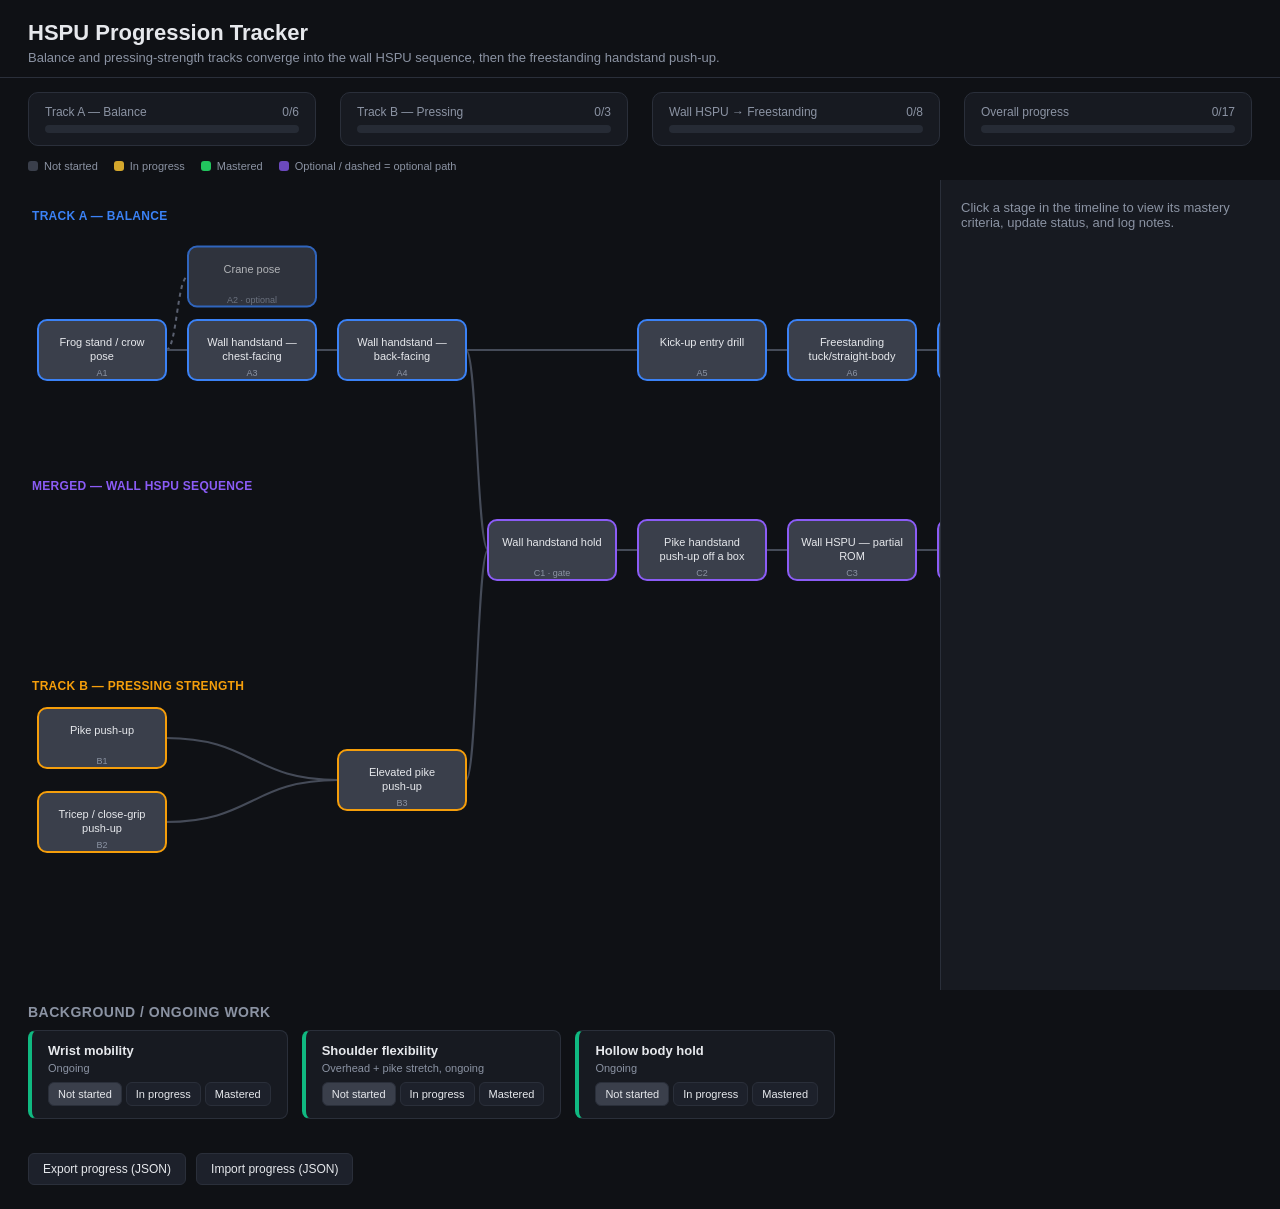
<file: hspu-progress/index.html>
<!DOCTYPE html>
<html lang="en">
<head>
<meta charset="UTF-8" />
<meta name="viewport" content="width=device-width, initial-scale=1.0" />
<title>HSPU Progression Tracker</title>
<link rel="icon" type="image/svg+xml" href="favicon.svg" />
<link rel="stylesheet" href="style.css" />
</head>
<body>
<header>
  <h1>HSPU Progression Tracker</h1>
  <p>Balance and pressing-strength tracks converge into the wall HSPU sequence, then the freestanding handstand push-up.</p>
</header>

<div class="progress-summary" id="progress-summary"></div>

<div class="legend">
  <div class="legend-item"><span class="legend-dot" style="background:var(--status-not-started);"></span>Not started</div>
  <div class="legend-item"><span class="legend-dot" style="background:var(--status-in-progress);"></span>In progress</div>
  <div class="legend-item"><span class="legend-dot" style="background:var(--status-mastered);"></span>Mastered</div>
  <div class="legend-item"><span class="legend-dot" style="background:var(--track-m); opacity:0.75;"></span>Optional / dashed = optional path</div>
</div>

<div class="main">
  <div class="chart-wrap">
    <svg id="timeline"></svg>
  </div>
  <div class="detail-panel empty" id="detail-panel"></div>
</div>

<div class="bg-panel">
  <h2>Background / Ongoing Work</h2>
  <div class="bg-cards" id="bg-cards"></div>
</div>

<div class="footer-actions">
  <button id="export-btn">Export progress (JSON)</button>
  <button id="import-btn">Import progress (JSON)</button>
  <input type="file" id="import-file" accept="application/json" style="display:none;" />
</div>

<script src="data.js"></script>
<script src="app.js"></script>
</body>
</html>
</file>
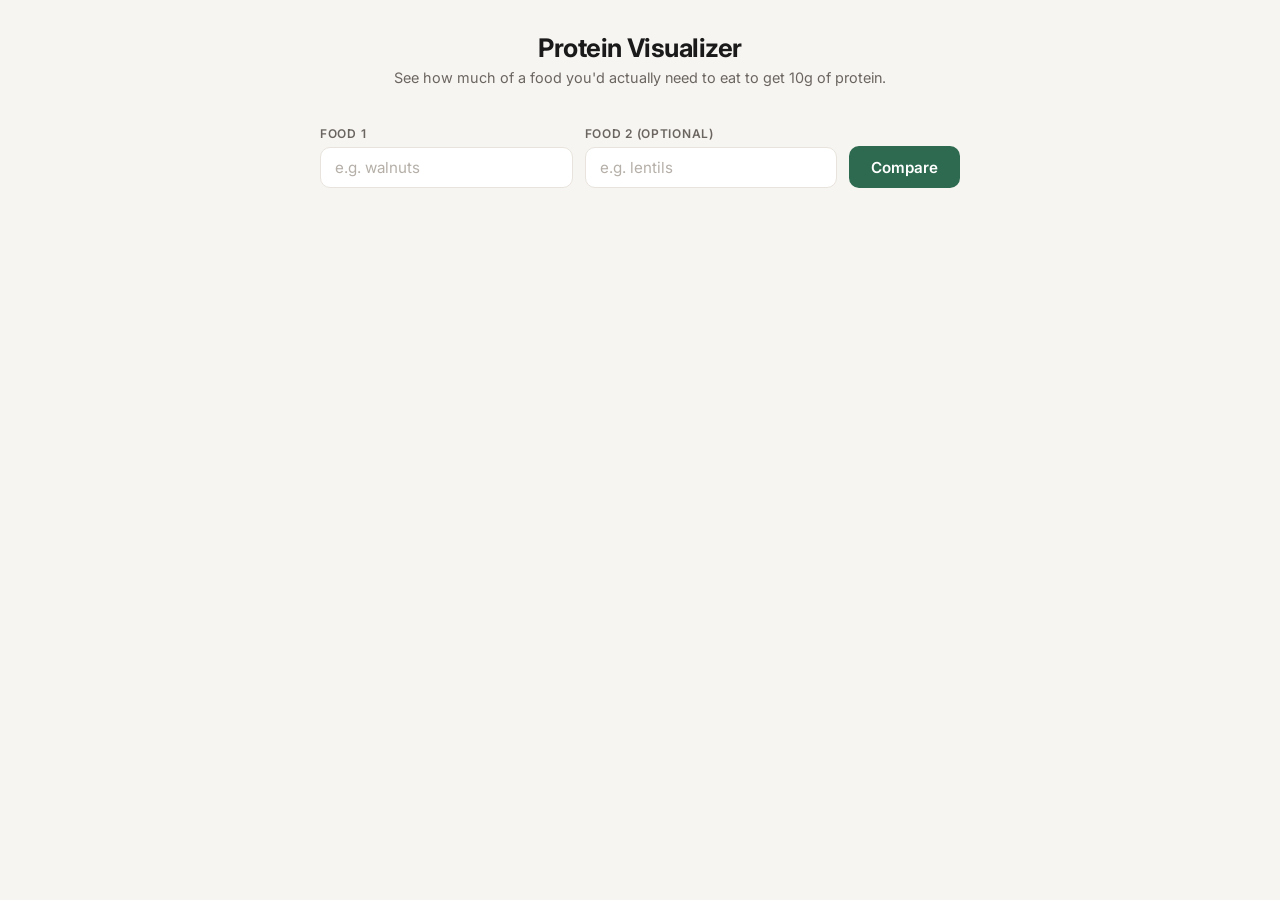
<file: protein-visualizer/index.html>
<!DOCTYPE html>
<html lang="en">
<head>
<meta charset="UTF-8">
<meta name="viewport" content="width=device-width, initial-scale=1.0">
<title>Protein Visualizer</title>
<link href="https://fonts.googleapis.com/css2?family=Inter:wght@400;500;600;700&display=swap" rel="stylesheet">
<style>
  *, *::before, *::after { box-sizing: border-box; margin: 0; padding: 0; }

  :root {
    --bg: #f7f5f2;
    --surface: #ffffff;
    --border: #e8e3dc;
    --text: #1a1a1a;
    --text-muted: #6b6560;
    --accent: #2d6a4f;
    --accent-light: #e8f4ee;
    --blob-easy: #74b494;
    --blob-mid: #e09c45;
    --blob-hard: #c0614a;
    --plate-rim: #ede8e0;
    --plate-inner: #faf8f5;
    --shadow: 0 2px 12px rgba(0,0,0,0.07);
  }

  body {
    font-family: 'Inter', sans-serif;
    background: var(--bg);
    color: var(--text);
    min-height: 100vh;
    padding: 32px 16px 64px;
  }

  header {
    text-align: center;
    margin-bottom: 40px;
  }

  header h1 {
    font-size: 1.6rem;
    font-weight: 700;
    letter-spacing: -0.02em;
    color: var(--text);
  }

  header p {
    margin-top: 6px;
    font-size: 0.9rem;
    color: var(--text-muted);
  }

  .search-row {
    display: flex;
    gap: 12px;
    max-width: 640px;
    margin: 0 auto 40px;
    align-items: flex-end;
  }

  .search-field {
    flex: 1;
    display: flex;
    flex-direction: column;
    gap: 6px;
  }

  .search-field label {
    font-size: 0.75rem;
    font-weight: 600;
    text-transform: uppercase;
    letter-spacing: 0.06em;
    color: var(--text-muted);
  }

  .search-field input {
    width: 100%;
    padding: 10px 14px;
    border: 1.5px solid var(--border);
    border-radius: 10px;
    font-family: 'Inter', sans-serif;
    font-size: 0.95rem;
    background: var(--surface);
    color: var(--text);
    outline: none;
    transition: border-color 0.15s;
  }

  .search-field input:focus {
    border-color: var(--accent);
  }

  .search-field input::placeholder {
    color: #b5afa8;
  }

  button#compare-btn {
    padding: 10px 22px;
    background: var(--accent);
    color: #fff;
    border: none;
    border-radius: 10px;
    font-family: 'Inter', sans-serif;
    font-size: 0.95rem;
    font-weight: 600;
    cursor: pointer;
    white-space: nowrap;
    transition: background 0.15s, transform 0.1s;
    height: 42px;
  }

  button#compare-btn:hover { background: #235a41; }
  button#compare-btn:active { transform: scale(0.97); }
  button#compare-btn:disabled { background: #a8c4b8; cursor: not-allowed; }

  #status {
    text-align: center;
    font-size: 0.9rem;
    color: var(--text-muted);
    min-height: 24px;
    margin-bottom: 24px;
  }

  #status.error { color: #c0614a; }

  .results {
    max-width: 840px;
    margin: 0 auto;
    display: none;
  }

  .results.visible { display: block; }

  /* Stat cards */
  .cards-row {
    display: grid;
    grid-template-columns: 1fr 1fr;
    gap: 16px;
    margin-bottom: 40px;
  }

  .stat-card {
    background: var(--surface);
    border: 1.5px solid var(--border);
    border-radius: 16px;
    padding: 20px;
    box-shadow: var(--shadow);
  }

  .stat-card .food-name {
    font-size: 1rem;
    font-weight: 700;
    margin-bottom: 16px;
    color: var(--text);
    white-space: nowrap;
    overflow: hidden;
    text-overflow: ellipsis;
  }

  .stat-row {
    display: flex;
    justify-content: space-between;
    align-items: baseline;
    padding: 7px 0;
    border-bottom: 1px solid var(--border);
    font-size: 0.875rem;
  }

  .stat-row:last-child { border-bottom: none; }

  .stat-row .label { color: var(--text-muted); }

  .stat-row .value {
    font-weight: 600;
    color: var(--text);
  }

  .stat-row .value.highlight {
    color: var(--accent);
    font-size: 1rem;
  }

  /* Plates section */
  .plates-section {
    margin-bottom: 32px;
  }

  .plates-section h2 {
    text-align: center;
    font-size: 0.8rem;
    font-weight: 600;
    text-transform: uppercase;
    letter-spacing: 0.08em;
    color: var(--text-muted);
    margin-bottom: 24px;
  }

  .plates-row {
    display: flex;
    justify-content: center;
    gap: 40px;
    flex-wrap: wrap;
  }

  .plate-wrapper {
    display: flex;
    flex-direction: column;
    align-items: center;
    gap: 14px;
  }

  .plate-label {
    font-size: 0.85rem;
    font-weight: 600;
    color: var(--text);
    text-align: center;
    max-width: 200px;
  }

  .plate-sublabel {
    font-size: 0.78rem;
    color: var(--text-muted);
    text-align: center;
    margin-top: -10px;
  }

  svg.plate {
    filter: drop-shadow(0 4px 16px rgba(0,0,0,0.10));
    border-radius: 50%;
  }

  /* Insight */
  .insight-box {
    background: var(--accent-light);
    border: 1.5px solid #c0ddd0;
    border-radius: 14px;
    padding: 18px 22px;
    text-align: center;
    font-size: 0.95rem;
    line-height: 1.6;
    color: #1a3d2f;
    max-width: 640px;
    margin: 0 auto;
  }

  /* Loading spinner */
  .spinner {
    display: inline-block;
    width: 16px;
    height: 16px;
    border: 2.5px solid var(--border);
    border-top-color: var(--accent);
    border-radius: 50%;
    animation: spin 0.6s linear infinite;
    vertical-align: middle;
    margin-right: 6px;
  }

  @keyframes spin { to { transform: rotate(360deg); } }

  @media (max-width: 540px) {
    .search-row { flex-direction: column; }
    button#compare-btn { width: 100%; }
    .cards-row { grid-template-columns: 1fr; }
    .plates-row { gap: 32px; }
  }
</style>
</head>
<body>

<header>
  <h1>Protein Visualizer</h1>
  <p>See how much of a food you'd actually need to eat to get 10g of protein.</p>
</header>

<div class="search-row">
  <div class="search-field">
    <label>Food 1</label>
    <input type="text" id="food1" placeholder="e.g. walnuts" />
  </div>
  <div class="search-field">
    <label>Food 2 (optional)</label>
    <input type="text" id="food2" placeholder="e.g. lentils" />
  </div>
  <button id="compare-btn">Compare</button>
</div>

<div id="status"></div>

<div class="results" id="results">
  <div class="cards-row" id="cards-row"></div>
  <div class="plates-section">
    <h2>Servings needed to reach 10g protein</h2>
    <div class="plates-row" id="plates-row"></div>
  </div>
  <div class="insight-box" id="insight-box"></div>
</div>

<script>
const API_BASE = 'https://api.nal.usda.gov/fdc/v1';
const API_KEY = 'DEMO_KEY';
const PROTEIN_GOAL = 10; // grams

// Human-readable quantity descriptions for common foods (keyword → per-serving label)
const SERVING_DESCRIPTIONS = [
  { keywords: ['walnut', 'pecan', 'cashew', 'pistachio', 'almond', 'peanut', 'hazelnut', 'macadamia'], unit: 'handful' },
  { keywords: ['lentil', 'chickpea', 'black bean', 'kidney bean', 'navy bean', 'bean', 'edamame'], unit: 'half-cup scoop' },
  { keywords: ['tofu', 'tempeh'], unit: 'slice' },
  { keywords: ['egg'], unit: 'egg' },
  { keywords: ['yogurt', 'cottage cheese'], unit: 'cup' },
  { keywords: ['cheese'], unit: 'slice' },
  { keywords: ['milk'], unit: 'cup' },
  { keywords: ['quinoa', 'oat', 'rice', 'grain', 'cereal'], unit: 'cup' },
  { keywords: ['pumpkin seed', 'sunflower seed', 'hemp seed', 'chia seed', 'seed'], unit: 'tablespoon' },
  { keywords: ['butter', 'spread'], unit: 'tablespoon' },
  { keywords: ['protein powder', 'powder'], unit: 'scoop' },
];

function getServingUnit(foodName) {
  const lower = foodName.toLowerCase();
  for (const entry of SERVING_DESCRIPTIONS) {
    if (entry.keywords.some(k => lower.includes(k))) return entry.unit;
  }
  return 'serving';
}

function pluralize(n, word) {
  if (word === 'tablespoon') return n === 1 ? '1 tablespoon' : `${n} tablespoons`;
  if (word === 'half-cup scoop') return n === 1 ? '1 half-cup scoop' : `${n} half-cup scoops`;
  return n === 1 ? `1 ${word}` : `${n} ${word}s`;
}

async function searchFood(query, attempt = 0) {
  const url = `${API_BASE}/foods/search?query=${encodeURIComponent(query)}&api_key=${API_KEY}&pageSize=10&dataType=Foundation,SR%20Legacy`;
  const res = await fetch(url);
  if (res.status === 429) {
    if (attempt < 2) {
      await new Promise(r => setTimeout(r, 1200 * (attempt + 1)));
      return searchFood(query, attempt + 1);
    }
    throw new Error('The food database is temporarily rate-limited. Wait a moment and try again.');
  }
  if (!res.ok) throw new Error(`Food database error (${res.status}). Try again shortly.`);
  const data = await res.json();
  if (!data.foods || data.foods.length === 0) throw new Error(`No results found for "${query}" — try a simpler name.`);
  return data.foods[0];
}

function extractProtein(food) {
  const nutrients = food.foodNutrients || [];
  const p = nutrients.find(n => n.nutrientId === 1003 || (n.nutrient && n.nutrient.id === 1003)
    || n.nutrientNumber === '203' || (n.nutrient && n.nutrient.number === '203'));
  if (!p) return null;
  return p.value ?? p.amount ?? null;
}

function extractServing(food) {
  // Try foodPortions first
  if (food.foodPortions && food.foodPortions.length > 0) {
    const portion = food.foodPortions[0];
    const grams = portion.gramWeight || portion.gram_weight;
    const desc = portion.portionDescription || portion.measureUnit?.name || portion.modifier || '';
    if (grams && grams > 0) return { grams, desc };
  }
  // Fallback by food name heuristics
  const name = (food.description || '').toLowerCase();
  if (name.includes('almond') || name.includes('walnut') || name.includes('cashew') ||
      name.includes('pecan') || name.includes('pistachio') || name.includes('peanut') ||
      name.includes('hazelnut') || name.includes('macadamia') || name.includes('nut')) {
    return { grams: 28, desc: '1 oz' };
  }
  if (name.includes('seed')) return { grams: 30, desc: '2 tbsp' };
  if (name.includes('lentil') || name.includes('bean') || name.includes('chickpea') || name.includes('edamame')) {
    return { grams: 130, desc: '½ cup cooked' };
  }
  if (name.includes('tofu')) return { grams: 126, desc: '½ cup' };
  if (name.includes('tempeh')) return { grams: 85, desc: '3 oz' };
  if (name.includes('egg')) return { grams: 50, desc: '1 large egg' };
  if (name.includes('yogurt')) return { grams: 245, desc: '1 cup' };
  if (name.includes('cheese') && name.includes('cottage')) return { grams: 113, desc: '½ cup' };
  if (name.includes('cheese')) return { grams: 28, desc: '1 oz' };
  if (name.includes('milk')) return { grams: 244, desc: '1 cup' };
  if (name.includes('quinoa') || name.includes('oat') || name.includes('grain')) {
    return { grams: 185, desc: '1 cup cooked' };
  }
  return { grams: 100, desc: '100g' };
}

function formatNum(n) {
  return Number.isInteger(n) ? n.toString() : n.toFixed(1);
}

function blobColor(servings) {
  if (servings <= 2) return 'var(--blob-easy)';
  if (servings <= 4) return 'var(--blob-mid)';
  return 'var(--blob-hard)';
}

function buildPlate(foodName, servings, servingDesc) {
  const SIZE = 220;
  const CX = SIZE / 2;
  const CY = SIZE / 2;
  const PLATE_R = SIZE / 2 - 4;
  const INNER_R = PLATE_R - 14;
  const cappedServings = Math.min(servings, 16); // cap visual at 16 blobs
  const color = blobColor(servings);

  // Layout blobs in a grid inside the circle
  const blobR = cappedServings <= 1 ? INNER_R * 0.55
               : cappedServings <= 4 ? INNER_R * 0.32
               : cappedServings <= 9 ? INNER_R * 0.23
               : INNER_R * 0.18;

  const blobs = [];
  // Use a sunflower/spiral packing for natural feel
  const phi = Math.PI * (3 - Math.sqrt(5)); // golden angle
  const usable = INNER_R - blobR - 4;

  for (let i = 0; i < cappedServings; i++) {
    const r = Math.sqrt((i + 0.5) / cappedServings) * usable;
    const theta = i * phi;
    blobs.push({ x: CX + r * Math.cos(theta), y: CY + r * Math.sin(theta) });
  }

  let blobsSVG = blobs.map((b, i) => {
    const opacity = 0.85 + (i % 3) * 0.05;
    return `<circle cx="${b.x.toFixed(1)}" cy="${b.y.toFixed(1)}" r="${blobR.toFixed(1)}" fill="${color}" opacity="${opacity}" />`;
  }).join('');

  // Overflow indicator
  let overflowSVG = '';
  if (servings > 16) {
    overflowSVG = `<text x="${CX}" y="${CY + INNER_R - 8}" text-anchor="middle" font-family="Inter,sans-serif" font-size="11" font-weight="600" fill="${color}">+${servings - 16} more</text>`;
  }

  const svg = `<svg class="plate" width="${SIZE}" height="${SIZE}" viewBox="0 0 ${SIZE} ${SIZE}" xmlns="http://www.w3.org/2000/svg">
    <!-- Plate rim -->
    <circle cx="${CX}" cy="${CY}" r="${PLATE_R}" fill="var(--plate-rim)" />
    <!-- Plate surface -->
    <circle cx="${CX}" cy="${CY}" r="${INNER_R}" fill="var(--plate-inner)" />
    <!-- Food blobs -->
    ${blobsSVG}
    ${overflowSVG}
  </svg>`;

  const wrapper = document.createElement('div');
  wrapper.className = 'plate-wrapper';
  wrapper.innerHTML = `
    ${svg}
    <div class="plate-label">${foodName}</div>
    <div class="plate-sublabel">${servings} × ${servingDesc} = 10g protein</div>
  `;
  return wrapper;
}

function buildCard(food, proteinPer100g, serving, proteinPerServing, servingsNeeded) {
  const card = document.createElement('div');
  card.className = 'stat-card';
  const name = food.description || 'Unknown';
  card.innerHTML = `
    <div class="food-name" title="${name}">${name}</div>
    <div class="stat-row"><span class="label">Protein per 100g</span><span class="value">${formatNum(proteinPer100g)}g</span></div>
    <div class="stat-row"><span class="label">Typical serving</span><span class="value">${serving.desc} (${serving.grams}g)</span></div>
    <div class="stat-row"><span class="label">Protein per serving</span><span class="value">${formatNum(proteinPerServing)}g</span></div>
    <div class="stat-row"><span class="label">Servings to hit 10g</span><span class="value highlight">${servingsNeeded}</span></div>
  `;
  return card;
}

function buildInsight(food1Name, servings1, servingUnit1, food2Name, servings2, servingUnit2) {
  const s1 = servings1, s2 = servings2;
  const n1 = food1Name.split(',')[0];
  const n2 = food2Name.split(',')[0];
  const qty1 = pluralize(s1, servingUnit1);
  const qty2 = pluralize(s2, servingUnit2);

  if (s1 === s2) {
    return `Both foods give you roughly the same protein per serving — ${qty1} of either will get you to 10g.`;
  }

  const [easier, harderQty, harderName, easierQty, easierName] =
    s1 < s2
      ? [n1, qty2, n2, qty1, n1]
      : [n2, qty1, n1, qty2, n2];

  const ratio = Math.max(s1, s2) / Math.min(s1, s2);
  let ratioText = '';
  if (ratio >= 3) ratioText = ` — that's more than ${Math.floor(ratio)}× as much`;
  else if (ratio >= 1.5) ratioText = ` — noticeably more`;

  return `To get 10g of protein, you need ${harderQty} of ${harderName}, but only ${easierQty} of ${easierName}${ratioText}. ${easier} is the more protein-efficient choice.`;
}

async function run() {
  const btn = document.getElementById('compare-btn');
  const statusEl = document.getElementById('status');
  const resultsEl = document.getElementById('results');
  const cardsRow = document.getElementById('cards-row');
  const platesRow = document.getElementById('plates-row');
  const insightBox = document.getElementById('insight-box');

  let q1 = document.getElementById('food1').value.trim();
  let q2 = document.getElementById('food2').value.trim();

  if (!q1 && !q2) {
    statusEl.className = 'error';
    statusEl.textContent = 'Please enter at least one food.';
    return;
  }

  // Default logic
  if (!q1 && q2) { q1 = q2; q2 = ''; }
  if (q1 && !q2) {
    const isAlmonds = q1.toLowerCase().includes('almond');
    q2 = isAlmonds ? 'Greek yogurt' : 'almonds';
  }

  btn.disabled = true;
  statusEl.className = '';
  statusEl.innerHTML = '<span class="spinner"></span>Looking up foods…';
  resultsEl.classList.remove('visible');
  cardsRow.innerHTML = '';
  platesRow.innerHTML = '';

  try {
    const [food1, food2] = await Promise.all([searchFood(q1), searchFood(q2)]);

    const p1per100 = extractProtein(food1);
    const p2per100 = extractProtein(food2);

    if (p1per100 === null) throw new Error(`Couldn't find protein data for "${q1}"`);
    if (p2per100 === null) throw new Error(`Couldn't find protein data for "${q2}"`);

    const serving1 = extractServing(food1);
    const serving2 = extractServing(food2);

    const pps1 = (p1per100 / 100) * serving1.grams;
    const pps2 = (p2per100 / 100) * serving2.grams;

    const servings1 = Math.ceil(PROTEIN_GOAL / pps1);
    const servings2 = Math.ceil(PROTEIN_GOAL / pps2);

    // Cards
    cardsRow.appendChild(buildCard(food1, p1per100, serving1, pps1, servings1));
    cardsRow.appendChild(buildCard(food2, p2per100, serving2, pps2, servings2));

    // Plates
    const unit1 = getServingUnit(food1.description || q1);
    const unit2 = getServingUnit(food2.description || q2);
    platesRow.appendChild(buildPlate(food1.description.split(',')[0], servings1, serving1.desc));
    platesRow.appendChild(buildPlate(food2.description.split(',')[0], servings2, serving2.desc));

    // Insight
    insightBox.textContent = buildInsight(food1.description, servings1, unit1, food2.description, servings2, unit2);

    statusEl.textContent = '';
    resultsEl.classList.add('visible');
  } catch (err) {
    statusEl.className = 'error';
    statusEl.textContent = err.message || 'Something went wrong. Try again.';
  } finally {
    btn.disabled = false;
  }
}

document.getElementById('compare-btn').addEventListener('click', run);
document.getElementById('food1').addEventListener('keydown', e => { if (e.key === 'Enter') run(); });
document.getElementById('food2').addEventListener('keydown', e => { if (e.key === 'Enter') run(); });
</script>
</body>
</html>
</file>
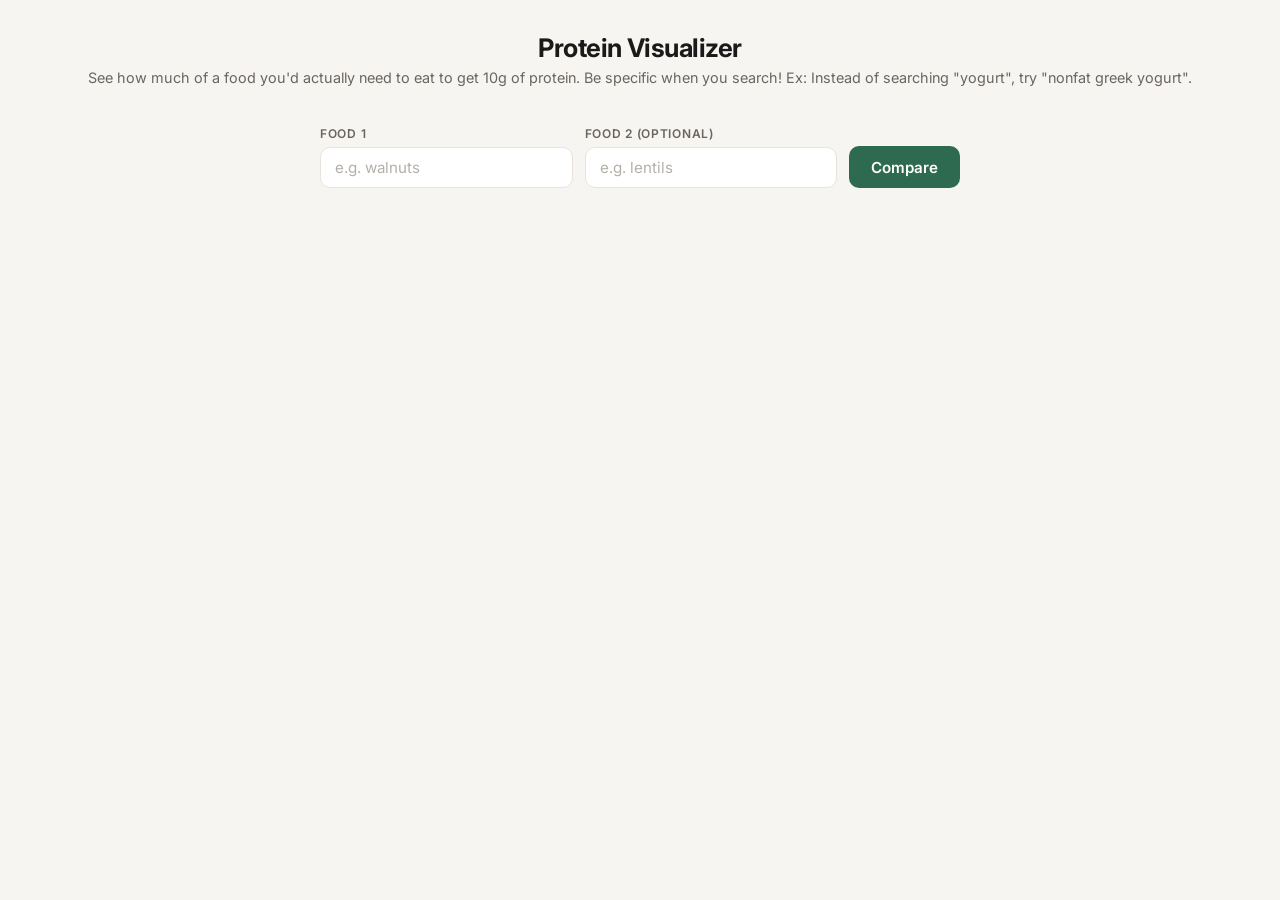
<file: proteinvisualizer/index.html>
<!DOCTYPE html>
<html lang="en">
<head>
<meta charset="UTF-8">
<meta name="viewport" content="width=device-width, initial-scale=1.0">
<title>Protein Visualizer</title>
<link rel="icon" type="image/svg+xml" href="data:image/svg+xml,%3Csvg xmlns='http://www.w3.org/2000/svg' viewBox='0 0 64 64'%3E%3Cpath fill='%23f59e0b' d='M14 46 C10 42 10 34 14 30 L18 26 C20 22 20 18 24 16 C28 14 32 16 34 20 C38 16 44 16 46 20 C50 18 54 22 52 28 C56 30 56 38 52 42 L48 46 C44 52 36 54 30 52 C24 54 16 52 14 46Z'/%3E%3C/svg%3E" />
<link href="https://fonts.googleapis.com/css2?family=Inter:wght@400;500;600;700&display=swap" rel="stylesheet">
<style>
  *, *::before, *::after { box-sizing: border-box; margin: 0; padding: 0; }

  :root {
    --bg: #f7f5f2;
    --surface: #ffffff;
    --border: #e8e3dc;
    --text: #1a1a1a;
    --text-muted: #6b6560;
    --accent: #2d6a4f;
    --accent-light: #e8f4ee;
    --blob-easy: #74b494;
    --blob-mid: #e09c45;
    --blob-hard: #c0614a;
    --plate-rim: #ede8e0;
    --plate-inner: #faf8f5;
    --shadow: 0 2px 12px rgba(0,0,0,0.07);
  }

  body {
    font-family: 'Inter', sans-serif;
    background: var(--bg);
    color: var(--text);
    min-height: 100vh;
    padding: 32px 16px 64px;
  }

  header {
    text-align: center;
    margin-bottom: 40px;
  }

  header h1 {
    font-size: 1.6rem;
    font-weight: 700;
    letter-spacing: -0.02em;
    color: var(--text);
  }

  header p {
    margin-top: 6px;
    font-size: 0.9rem;
    color: var(--text-muted);
  }

  .search-row {
    display: flex;
    gap: 12px;
    max-width: 640px;
    margin: 0 auto 40px;
    align-items: flex-end;
  }

  .search-field {
    flex: 1;
    display: flex;
    flex-direction: column;
    gap: 6px;
  }

  .search-field label {
    font-size: 0.75rem;
    font-weight: 600;
    text-transform: uppercase;
    letter-spacing: 0.06em;
    color: var(--text-muted);
  }

  .search-field input {
    width: 100%;
    padding: 10px 14px;
    border: 1.5px solid var(--border);
    border-radius: 10px;
    font-family: 'Inter', sans-serif;
    font-size: 0.95rem;
    background: var(--surface);
    color: var(--text);
    outline: none;
    transition: border-color 0.15s;
  }

  .search-field input:focus {
    border-color: var(--accent);
  }

  .search-field input::placeholder {
    color: #b5afa8;
  }

  button#compare-btn {
    padding: 10px 22px;
    background: var(--accent);
    color: #fff;
    border: none;
    border-radius: 10px;
    font-family: 'Inter', sans-serif;
    font-size: 0.95rem;
    font-weight: 600;
    cursor: pointer;
    white-space: nowrap;
    transition: background 0.15s, transform 0.1s;
    height: 42px;
  }

  button#compare-btn:hover { background: #235a41; }
  button#compare-btn:active { transform: scale(0.97); }
  button#compare-btn:disabled { background: #a8c4b8; cursor: not-allowed; }

  #status {
    text-align: center;
    font-size: 0.9rem;
    color: var(--text-muted);
    min-height: 24px;
    margin-bottom: 24px;
  }

  #status.error { color: #c0614a; }

  .results {
    max-width: 840px;
    margin: 0 auto;
    display: none;
  }

  .results.visible { display: block; }

  /* Stat cards */
  .cards-row {
    display: grid;
    grid-template-columns: 1fr 1fr;
    gap: 16px;
    margin-bottom: 40px;
  }

  .stat-card {
    background: var(--surface);
    border: 1.5px solid var(--border);
    border-radius: 16px;
    padding: 20px;
    box-shadow: var(--shadow);
  }

  .stat-card .food-name {
    font-size: 1rem;
    font-weight: 700;
    margin-bottom: 16px;
    color: var(--text);
    white-space: nowrap;
    overflow: hidden;
    text-overflow: ellipsis;
  }

  .stat-row {
    display: flex;
    justify-content: space-between;
    align-items: baseline;
    padding: 7px 0;
    border-bottom: 1px solid var(--border);
    font-size: 0.875rem;
  }

  .stat-row:last-child { border-bottom: none; }

  .stat-row .label { color: var(--text-muted); }

  .stat-row .value {
    font-weight: 600;
    color: var(--text);
  }

  .stat-row .value.highlight {
    color: var(--accent);
    font-size: 1rem;
  }

  /* Plates section */
  .plates-section {
    margin-bottom: 32px;
  }

  .plates-section h2 {
    text-align: center;
    font-size: 0.8rem;
    font-weight: 600;
    text-transform: uppercase;
    letter-spacing: 0.08em;
    color: var(--text-muted);
    margin-bottom: 24px;
  }

  .plates-row {
    display: flex;
    justify-content: center;
    gap: 40px;
    flex-wrap: wrap;
  }

  .plate-wrapper {
    display: flex;
    flex-direction: column;
    align-items: center;
    gap: 14px;
  }

  .plate-label {
    font-size: 0.85rem;
    font-weight: 600;
    color: var(--text);
    text-align: center;
    max-width: 200px;
  }

  .plate-sublabel {
    font-size: 0.78rem;
    color: var(--text-muted);
    text-align: center;
    margin-top: -10px;
  }

  svg.plate {
    filter: drop-shadow(0 4px 16px rgba(0,0,0,0.10));
    border-radius: 50%;
  }

  /* Insight */
  .insight-box {
    background: var(--accent-light);
    border: 1.5px solid #c0ddd0;
    border-radius: 14px;
    padding: 18px 22px;
    text-align: center;
    font-size: 0.95rem;
    line-height: 1.6;
    color: #1a3d2f;
    max-width: 640px;
    margin: 0 auto;
  }

  /* Loading spinner */
  .spinner {
    display: inline-block;
    width: 16px;
    height: 16px;
    border: 2.5px solid var(--border);
    border-top-color: var(--accent);
    border-radius: 50%;
    animation: spin 0.6s linear infinite;
    vertical-align: middle;
    margin-right: 6px;
  }

  @keyframes spin { to { transform: rotate(360deg); } }

  @media (max-width: 540px) {
    .search-row { flex-direction: column; }
    button#compare-btn { width: 100%; }
    .cards-row { grid-template-columns: 1fr; }
    .plates-row { gap: 32px; }
  }
</style>
</head>
<body>

<header>
  <h1>Protein Visualizer</h1>
  <p>See how much of a food you'd actually need to eat to get 10g of protein. Be specific when you search! Ex: Instead of searching "yogurt", try "nonfat greek yogurt". </p>
</header>

<div class="search-row">
  <div class="search-field">
    <label>Food 1</label>
    <input type="text" id="food1" placeholder="e.g. walnuts" />
  </div>
  <div class="search-field">
    <label>Food 2 (optional)</label>
    <input type="text" id="food2" placeholder="e.g. lentils" />
  </div>
  <button id="compare-btn">Compare</button>
</div>

<div id="status"></div>

<div class="results" id="results">
  <div class="cards-row" id="cards-row"></div>
  <div class="plates-section">
    <h2>Servings needed to reach 10g protein</h2>
    <div class="plates-row" id="plates-row"></div>
  </div>
  <div class="insight-box" id="insight-box"></div>
</div>

<script>
const API_BASE = 'https://api.nal.usda.gov/fdc/v1';
const API_KEY = 'JIg4qgq4oZhrIiGg9DdmonWnBKIt60vIo6yMOjFl';
const PROTEIN_GOAL = 10; // grams

// Human-readable quantity descriptions for common foods (keyword → per-serving label)
const SERVING_DESCRIPTIONS = [
  { keywords: ['walnut', 'pecan', 'cashew', 'pistachio', 'almond', 'peanut', 'hazelnut', 'macadamia'], unit: 'handful' },
  { keywords: ['lentil', 'chickpea', 'black bean', 'kidney bean', 'navy bean', 'bean', 'edamame'], unit: 'half-cup scoop' },
  { keywords: ['tofu', 'tempeh'], unit: 'slice' },
  { keywords: ['egg'], unit: 'egg' },
  { keywords: ['yogurt', 'cottage cheese'], unit: 'cup' },
  { keywords: ['cheese'], unit: 'slice' },
  { keywords: ['milk'], unit: 'cup' },
  { keywords: ['quinoa', 'oat', 'rice', 'grain', 'cereal'], unit: 'cup' },
  { keywords: ['pumpkin seed', 'sunflower seed', 'hemp seed', 'chia seed', 'seed'], unit: 'tablespoon' },
  { keywords: ['butter', 'spread'], unit: 'tablespoon' },
  { keywords: ['protein powder', 'powder'], unit: 'scoop' },
];

function getServingUnit(foodName) {
  const lower = foodName.toLowerCase();
  for (const entry of SERVING_DESCRIPTIONS) {
    if (entry.keywords.some(k => lower.includes(k))) return entry.unit;
  }
  return 'serving';
}

function pluralize(n, word) {
  if (word === 'tablespoon') return n === 1 ? '1 tablespoon' : `${n} tablespoons`;
  if (word === 'half-cup scoop') return n === 1 ? '1 half-cup scoop' : `${n} half-cup scoops`;
  return n === 1 ? `1 ${word}` : `${n} ${word}s`;
}

function rankResults(results, query) {
  const q = query.toLowerCase().trim();
  return results.sort((a, b) => {
    const aDesc = a.description.toLowerCase();
    const bDesc = b.description.toLowerCase();
    if (aDesc === q && bDesc !== q) return -1;
    if (bDesc === q && aDesc !== q) return 1;
    if (aDesc.startsWith(q) && !bDesc.startsWith(q)) return -1;
    if (bDesc.startsWith(q) && !aDesc.startsWith(q)) return 1;
    const queryWords = q.split(' ');
    const aHasAll = queryWords.every(w => aDesc.includes(w));
    const bHasAll = queryWords.every(w => bDesc.includes(w));
    if (aHasAll && !bHasAll) return -1;
    if (bHasAll && !aHasAll) return 1;
    return aDesc.length - bDesc.length;
  });
}

async function fetchByNdb(ndbNumber, attempt = 0) {
  const url = `${API_BASE}/foods/search?query=${ndbNumber}&api_key=${API_KEY}&pageSize=50&dataType=SR%20Legacy`;
  const res = await fetch(url);
  if (res.status === 429) {
    if (attempt < 2) {
      await new Promise(r => setTimeout(r, 1200 * (attempt + 1)));
      return fetchByNdb(ndbNumber, attempt + 1);
    }
    throw new Error('The food database is temporarily rate-limited. Wait a moment and try again.');
  }
  if (!res.ok) throw new Error(`Food database error (${res.status}). Try again shortly.`);
  const data = await res.json();
  const match = (data.foods || []).find(f => String(f.ndbNumber) === String(ndbNumber));
  if (!match) throw new Error(`Could not find food with NDB number ${ndbNumber}.`);
  return match;
}

async function searchFood(query, attempt = 0) {
  const url = `${API_BASE}/foods/search?query=${encodeURIComponent(query)}&api_key=${API_KEY}&pageSize=10&dataType=Foundation,SR%20Legacy`;
  const res = await fetch(url);
  if (res.status === 429) {
    if (attempt < 2) {
      await new Promise(r => setTimeout(r, 1200 * (attempt + 1)));
      return searchFood(query, attempt + 1);
    }
    throw new Error('The food database is temporarily rate-limited. Wait a moment and try again.');
  }
  if (!res.ok) throw new Error(`Food database error (${res.status}). Try again shortly.`);
  const data = await res.json();
  if (!data.foods || data.foods.length === 0) throw new Error(`No results found for "${query}" — try a simpler name.`);
  return rankResults(data.foods, query)[0];
}

function extractProtein(food) {
  const nutrients = food.foodNutrients || [];
  const p = nutrients.find(n => n.nutrientId === 1003 || (n.nutrient && n.nutrient.id === 1003)
    || n.nutrientNumber === '203' || (n.nutrient && n.nutrient.number === '203'));
  if (!p) return null;
  return p.value ?? p.amount ?? null;
}

function extractServing(food) {
  // Try foodPortions first
  if (food.foodPortions && food.foodPortions.length > 0) {
    const portion = food.foodPortions[0];
    const grams = portion.gramWeight || portion.gram_weight;
    const desc = portion.portionDescription || portion.measureUnit?.name || portion.modifier || '';
    if (grams && grams > 0) return { grams, desc };
  }
  // Fallback by food name heuristics
  const name = (food.description || '').toLowerCase();
  if (name.includes('almond') || name.includes('walnut') || name.includes('cashew') ||
      name.includes('pecan') || name.includes('pistachio') || name.includes('peanut') ||
      name.includes('hazelnut') || name.includes('macadamia') || name.includes('nut')) {
    return { grams: 28, desc: '1 oz' };
  }
  if (name.includes('seed')) return { grams: 30, desc: '2 tbsp' };
  if (name.includes('lentil') || name.includes('bean') || name.includes('chickpea') || name.includes('edamame')) {
    return { grams: 130, desc: '½ cup cooked' };
  }
  if (name.includes('tofu')) return { grams: 126, desc: '½ cup' };
  if (name.includes('tempeh')) return { grams: 85, desc: '3 oz' };
  if (name.includes('egg')) return { grams: 50, desc: '1 large egg' };
  if (name.includes('yogurt')) return { grams: 245, desc: '1 cup' };
  if (name.includes('cheese') && name.includes('cottage')) return { grams: 113, desc: '½ cup' };
  if (name.includes('cheese')) return { grams: 28, desc: '1 oz' };
  if (name.includes('milk')) return { grams: 244, desc: '1 cup' };
  if (name.includes('quinoa') || name.includes('oat') || name.includes('grain')) {
    return { grams: 185, desc: '1 cup cooked' };
  }
  return { grams: 100, desc: '100g' };
}

function formatNum(n) {
  return Number.isInteger(n) ? n.toString() : n.toFixed(1);
}

function blobColor(servings) {
  if (servings <= 2) return 'var(--blob-easy)';
  if (servings <= 4) return 'var(--blob-mid)';
  return 'var(--blob-hard)';
}

function buildPlate(foodName, servings, servingDesc) {
  const SIZE = 220;
  const CX = SIZE / 2;
  const CY = SIZE / 2;
  const PLATE_R = SIZE / 2 - 4;
  const INNER_R = PLATE_R - 14;
  const cappedServings = Math.min(servings, 16); // cap visual at 16 blobs
  const color = blobColor(servings);

  // Layout blobs in a grid inside the circle
  const blobR = cappedServings <= 1 ? INNER_R * 0.55
               : cappedServings <= 4 ? INNER_R * 0.32
               : cappedServings <= 9 ? INNER_R * 0.23
               : INNER_R * 0.18;

  const blobs = [];
  // Use a sunflower/spiral packing for natural feel
  const phi = Math.PI * (3 - Math.sqrt(5)); // golden angle
  const usable = INNER_R - blobR - 4;

  for (let i = 0; i < cappedServings; i++) {
    const r = Math.sqrt((i + 0.5) / cappedServings) * usable;
    const theta = i * phi;
    blobs.push({ x: CX + r * Math.cos(theta), y: CY + r * Math.sin(theta) });
  }

  let blobsSVG = blobs.map((b, i) => {
    const opacity = 0.85 + (i % 3) * 0.05;
    return `<circle cx="${b.x.toFixed(1)}" cy="${b.y.toFixed(1)}" r="${blobR.toFixed(1)}" fill="${color}" opacity="${opacity}" />`;
  }).join('');

  // Overflow indicator
  let overflowSVG = '';
  if (servings > 16) {
    overflowSVG = `<text x="${CX}" y="${CY + INNER_R - 8}" text-anchor="middle" font-family="Inter,sans-serif" font-size="11" font-weight="600" fill="${color}">+${servings - 16} more</text>`;
  }

  const svg = `<svg class="plate" width="${SIZE}" height="${SIZE}" viewBox="0 0 ${SIZE} ${SIZE}" xmlns="http://www.w3.org/2000/svg">
    <!-- Plate rim -->
    <circle cx="${CX}" cy="${CY}" r="${PLATE_R}" fill="var(--plate-rim)" />
    <!-- Plate surface -->
    <circle cx="${CX}" cy="${CY}" r="${INNER_R}" fill="var(--plate-inner)" />
    <!-- Food blobs -->
    ${blobsSVG}
    ${overflowSVG}
  </svg>`;

  const wrapper = document.createElement('div');
  wrapper.className = 'plate-wrapper';
  wrapper.innerHTML = `
    ${svg}
    <div class="plate-label">${foodName}</div>
    <div class="plate-sublabel">${servings} × ${servingDesc} = 10g protein</div>
  `;
  return wrapper;
}

function buildCard(food, proteinPer100g, serving, proteinPerServing, servingsNeeded) {
  const card = document.createElement('div');
  card.className = 'stat-card';
  const name = food.description || 'Unknown';
  card.innerHTML = `
    <div class="food-name" title="${name}">${name}</div>
    <div class="stat-row"><span class="label">Protein per 100g</span><span class="value">${formatNum(proteinPer100g)}g</span></div>
    <div class="stat-row"><span class="label">Typical serving</span><span class="value">${serving.desc} (${serving.grams}g)</span></div>
    <div class="stat-row"><span class="label">Protein per serving</span><span class="value">${formatNum(proteinPerServing)}g</span></div>
    <div class="stat-row"><span class="label">Servings to hit 10g</span><span class="value highlight">${servingsNeeded}</span></div>
  `;
  return card;
}

function buildInsight(food1Name, servings1, servingUnit1, food2Name, servings2, servingUnit2) {
  const s1 = servings1, s2 = servings2;
  const n1 = food1Name.split(',')[0];
  const n2 = food2Name.split(',')[0];
  const qty1 = pluralize(s1, servingUnit1);
  const qty2 = pluralize(s2, servingUnit2);

  if (s1 === s2) {
    return `Both foods give you roughly the same protein per serving — ${qty1} of either will get you to 10g.`;
  }

  const [easier, harderQty, harderName, easierQty, easierName] =
    s1 < s2
      ? [n1, qty2, n2, qty1, n1]
      : [n2, qty1, n1, qty2, n2];

  const ratio = Math.max(s1, s2) / Math.min(s1, s2);
  let ratioText = '';
  if (ratio >= 3) ratioText = ` — that's more than ${Math.floor(ratio)}× as much`;
  else if (ratio >= 1.5) ratioText = ` — noticeably more`;

  return `To get 10g of protein, you need ${harderQty} of ${harderName}, but only ${easierQty} of ${easierName}${ratioText}. ${easier} is the more protein-efficient choice.`;
}

async function run() {
  const btn = document.getElementById('compare-btn');
  const statusEl = document.getElementById('status');
  const resultsEl = document.getElementById('results');
  const cardsRow = document.getElementById('cards-row');
  const platesRow = document.getElementById('plates-row');
  const insightBox = document.getElementById('insight-box');

  let q1 = document.getElementById('food1').value.trim();
  let q2 = document.getElementById('food2').value.trim();

  if (!q1 && !q2) {
    statusEl.className = 'error';
    statusEl.textContent = 'Please enter at least one food.';
    return;
  }

  // Default logic
  if (!q1 && q2) { q1 = q2; q2 = ''; }
  if (q1 && !q2) {
    const isAlmonds = q1.toLowerCase().includes('almond');
    q2 = isAlmonds ? '__NDB_1314__' : 'almonds';
  }

  btn.disabled = true;
  statusEl.className = '';
  statusEl.innerHTML = '<span class="spinner"></span>Looking up foods…';
  resultsEl.classList.remove('visible');
  cardsRow.innerHTML = '';
  platesRow.innerHTML = '';

  try {
    const fetchFood = q => q === '__NDB_1314__' ? fetchByNdb(1314) : searchFood(q);
    const [food1, food2] = await Promise.all([fetchFood(q1), fetchFood(q2)]);

    const p1per100 = extractProtein(food1);
    const p2per100 = extractProtein(food2);

    if (p1per100 === null) throw new Error(`Couldn't find protein data for "${q1}"`);
    if (p2per100 === null) throw new Error(`Couldn't find protein data for "${q2}"`);

    const serving1 = extractServing(food1);
    const serving2 = extractServing(food2);

    const pps1 = (p1per100 / 100) * serving1.grams;
    const pps2 = (p2per100 / 100) * serving2.grams;

    const servings1 = Math.ceil(PROTEIN_GOAL / pps1);
    const servings2 = Math.ceil(PROTEIN_GOAL / pps2);

    // Cards
    cardsRow.appendChild(buildCard(food1, p1per100, serving1, pps1, servings1));
    cardsRow.appendChild(buildCard(food2, p2per100, serving2, pps2, servings2));

    // Plates
    const unit1 = getServingUnit(food1.description || q1);
    const unit2 = getServingUnit(food2.description || q2);
    platesRow.appendChild(buildPlate(food1.description.split(',')[0], servings1, serving1.desc));
    platesRow.appendChild(buildPlate(food2.description.split(',')[0], servings2, serving2.desc));

    // Insight
    insightBox.textContent = buildInsight(food1.description, servings1, unit1, food2.description, servings2, unit2);

    statusEl.textContent = '';
    resultsEl.classList.add('visible');
  } catch (err) {
    statusEl.className = 'error';
    statusEl.textContent = err.message || 'Something went wrong. Try again.';
  } finally {
    btn.disabled = false;
  }
}

document.getElementById('compare-btn').addEventListener('click', run);
document.getElementById('food1').addEventListener('keydown', e => { if (e.key === 'Enter') run(); });
document.getElementById('food2').addEventListener('keydown', e => { if (e.key === 'Enter') run(); });
</script>
</body>
</html>
</file>
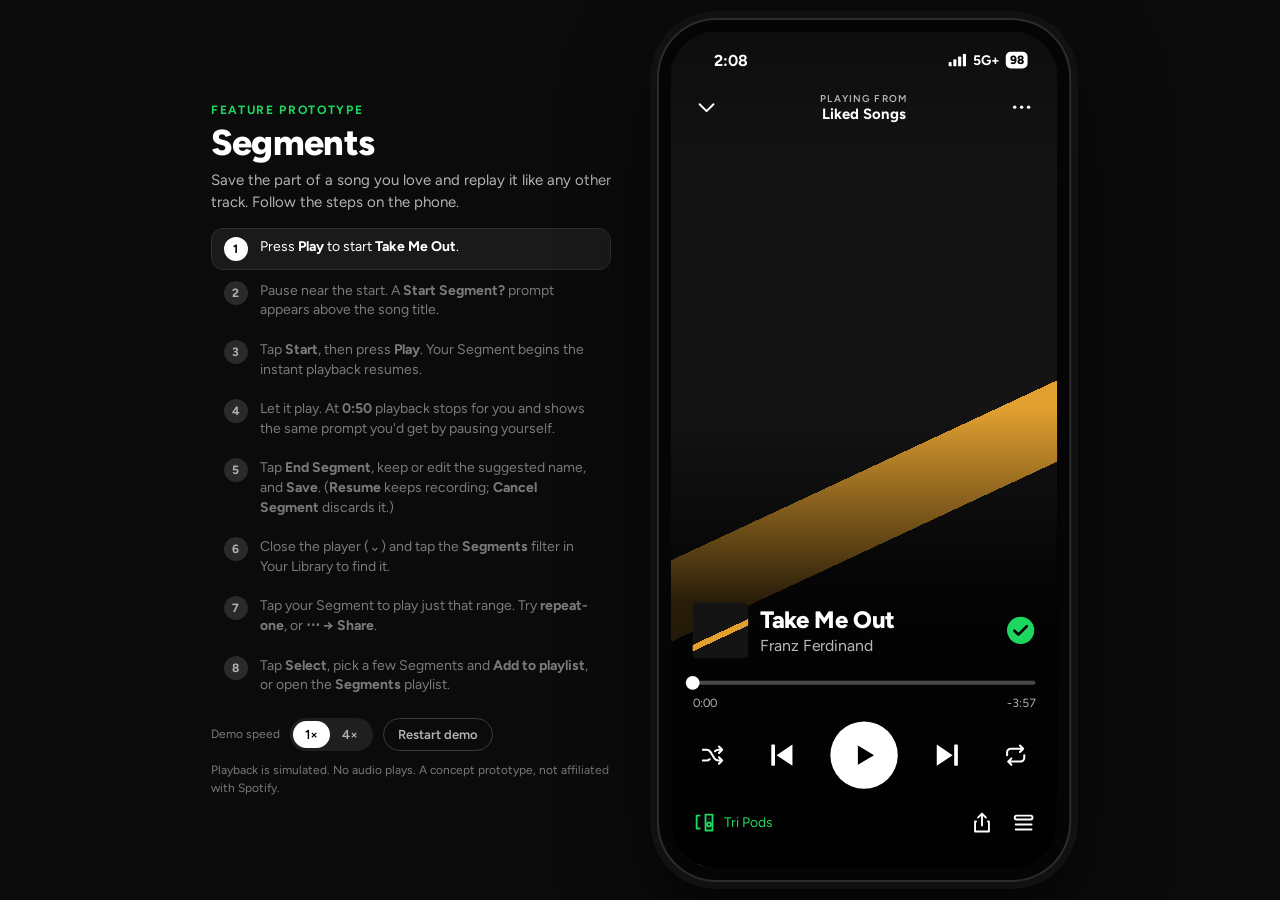
<file: spotifysegments/index.html>
<!doctype html>
<html lang="en">
<head>
<meta charset="utf-8">
<meta name="viewport" content="width=device-width, initial-scale=1">
<title>Segments</title>
<meta name="description" content="Interactive prototype of Segments: save a range inside a song as its own library item.">
<link rel="icon" type="image/svg+xml" href="data:image/svg+xml,%3Csvg xmlns='http://www.w3.org/2000/svg' viewBox='0 0 32 32'%3E%3Cpath d='M11 3H5v26h6M21 3h6v26h-6' fill='none' stroke='%231ed760' stroke-width='4' stroke-linecap='square'/%3E%3C/svg%3E">
<link rel="preconnect" href="https://fonts.googleapis.com">
<link rel="preconnect" href="https://fonts.gstatic.com" crossorigin>
<link href="https://fonts.googleapis.com/css2?family=Figtree:wght@400;500;600;700;800&display=swap" rel="stylesheet">
<style>
:root{
  --page:#0b0b0b; --bg:#121212; --elev:#1f1f1f; --elev2:#2a2a2a; --elev3:#3a3a3a;
  --text:#ffffff; --sub:#b3b3b3; --dim:#7a7a7a; --green:#1ed760; --green-d:#169c46;
  --danger:#f15e6c;
  --font:'Figtree',-apple-system,BlinkMacSystemFont,'Segoe UI',sans-serif;
}
*{box-sizing:border-box;margin:0;padding:0}
html,body{background:var(--page);color:var(--text);font-family:var(--font);-webkit-font-smoothing:antialiased}
body{min-height:100vh;overflow-x:hidden}
button{font:inherit;color:inherit;background:none;border:0;cursor:pointer}
svg{display:block}

/* ---------- stage ---------- */
.stage{min-height:100vh;display:flex;align-items:center;justify-content:center;gap:48px;padding:20px 16px}
.phone-wrap{flex:none;position:relative}
.phone{position:absolute;top:0;left:0;width:414px;height:868px;transform-origin:top left;border-radius:58px;padding:12px;background:#050505;box-shadow:0 0 0 2px #2c2c2e,0 0 0 9px #111,0 40px 90px rgba(0,0,0,.7)}
.screen{position:relative;width:390px;height:844px;border-radius:46px;overflow:hidden;background:var(--bg);user-select:none;-webkit-user-select:none}

/* ---------- guide ---------- */
.guide{width:400px;flex:none;align-self:center}
.g-eyebrow{font-size:12px;letter-spacing:.14em;text-transform:uppercase;color:var(--green);font-weight:700}
.g-title{font-size:36px;font-weight:800;letter-spacing:-.02em;margin:4px 0 6px}
.g-lede{color:var(--sub);font-size:15px;line-height:1.45;margin-bottom:14px}
.steps{list-style:none;display:flex;flex-direction:column;gap:2px;counter-reset:s}
.step{position:relative;display:flex;gap:12px;padding:8px 12px;border-radius:12px;border:1px solid transparent;color:var(--dim);transition:background .25s,border-color .25s,color .25s}
.step .n{flex:none;width:24px;height:24px;border-radius:50%;display:grid;place-items:center;font-size:12px;font-weight:700;background:var(--elev2);color:var(--sub)}
.step .t{font-size:14px;line-height:1.4}
.step b{color:inherit;font-weight:700}
.step.done{color:var(--sub)}
.step.done .n{background:var(--green);color:#000}
.step.active{background:#1a1a1a;border-color:#2e2e2e;color:var(--text)}
.step.active .n{background:var(--text);color:#000}
.step.flash{border-color:var(--green);background:rgba(30,215,96,.1);animation:flash 1.1s ease-in-out 3}
@keyframes flash{50%{box-shadow:0 0 0 6px rgba(30,215,96,.18)}}
.g-foot{display:flex;align-items:center;gap:10px;margin-top:14px;flex-wrap:wrap}
.seg-toggle{display:flex;background:var(--elev);border-radius:999px;padding:3px}
.seg-toggle button{padding:6px 12px;border-radius:999px;font-size:13px;font-weight:600;color:var(--sub)}
.seg-toggle button.on{background:var(--text);color:#000}
.g-btn{padding:8px 14px;border-radius:999px;border:1px solid var(--elev3);font-size:13px;font-weight:600;color:var(--sub)}
.g-btn:hover{color:var(--text);border-color:var(--sub)}
.g-note{color:var(--dim);font-size:12px;margin-top:10px;line-height:1.5}
.g-label{font-size:12px;color:var(--dim)}
.g-more{display:none}

/* ---------- common in-phone ---------- */
.status{position:absolute;top:0;left:0;right:0;height:50px;display:flex;align-items:center;justify-content:space-between;padding:6px 30px 0 44px;z-index:60;font-weight:700;font-size:16px;pointer-events:none}
.status .r{display:flex;align-items:center;gap:6px;font-size:14px}
.batt{background:#fff;color:#000;border-radius:5px;padding:0 4px;font-size:12px;font-weight:800;line-height:17px}
.view{position:absolute;inset:0;overflow-y:auto;overflow-x:hidden;padding-bottom:170px;scrollbar-width:none}
.view::-webkit-scrollbar{display:none}
.icon{width:24px;height:24px}
.cover{flex:none;border-radius:4px;position:relative;overflow:hidden}
.badge{position:absolute;right:3px;bottom:3px;width:18px;height:18px;border-radius:5px;background:rgba(0,0,0,.72);color:var(--green);display:grid;place-items:center}
.badge svg{width:13px;height:13px}
.row{display:flex;align-items:center;gap:12px;padding:7px 16px;cursor:pointer}
.row:active{background:rgba(255,255,255,.04)}
.row .meta{flex:1;min-width:0}
.row .ttl{font-size:16px;white-space:nowrap;overflow:hidden;text-overflow:ellipsis}
.row .ttl.playing{color:var(--green)}
.row .sub{display:flex;align-items:center;gap:5px;font-size:14px;color:var(--sub);margin-top:3px;white-space:nowrap;overflow:hidden}
.row .sub span{overflow:hidden;text-overflow:ellipsis}
.row .more{color:var(--sub);padding:8px 0 8px 8px}
.dl{width:15px;height:15px;flex:none;color:var(--green)}
.exp{flex:none;width:15px;height:15px;border-radius:2px;background:#9a9a9a;color:#121212;font-size:10px;font-weight:800;display:grid;place-items:center}
.segmark{width:15px;height:15px;flex:none;color:var(--green)}
.chk{width:24px;height:24px;border-radius:50%;border:2px solid var(--dim);flex:none;display:grid;place-items:center}
.chk.on{background:var(--green);border-color:var(--green);color:#000}

/* tabs + mini */
.tabs{position:absolute;left:0;right:0;bottom:0;height:92px;display:flex;justify-content:space-around;padding-top:14px;background:linear-gradient(to top,#000 55%,rgba(0,0,0,.85) 80%,rgba(0,0,0,0));z-index:20}
.tab{display:flex;flex-direction:column;align-items:center;gap:5px;font-size:11px;color:var(--sub);width:80px}
.tab.on{color:var(--text)}
.tab svg{width:26px;height:26px}
.mini{position:absolute;left:8px;right:8px;bottom:94px;height:58px;border-radius:8px;display:flex;align-items:center;gap:10px;padding:0 10px 0 8px;z-index:25;cursor:pointer;overflow:hidden}
.mini .meta{flex:1;min-width:0}
.mini .l1{font-size:14px;font-weight:600;white-space:nowrap;overflow:hidden;text-overflow:ellipsis}
.mini .l1 span{color:rgba(255,255,255,.72);font-weight:500}
.mini .l2{font-size:12px;color:var(--green);display:flex;align-items:center;gap:4px;margin-top:2px}
.mini .ctl{display:flex;align-items:center;gap:14px}
.mini .pbar{position:absolute;left:8px;right:8px;bottom:0;height:2px;background:rgba(255,255,255,.25);border-radius:2px}
.mini .pbar i{position:absolute;left:0;top:0;bottom:0;background:#fff;border-radius:2px}
.mini .recdot{width:8px;height:8px;border-radius:50%;background:var(--green);animation:pulse 1.2s infinite}
@keyframes pulse{50%{opacity:.25}}

/* library */
.lib-head{position:sticky;top:0;z-index:5;background:var(--bg);padding:58px 16px 10px}
.lib-top{display:flex;align-items:center;gap:12px}
.avatar{width:34px;height:34px;border-radius:50%;background:radial-gradient(circle at 60% 40%,#3f7a45,#0f2412)}
.lib-top h1{flex:1;font-size:24px;font-weight:800}
.chips{display:flex;gap:8px;margin-top:16px;overflow-x:auto;scrollbar-width:none}
.chips::-webkit-scrollbar{display:none}
.chip{flex:none;height:32px;padding:0 14px;border-radius:999px;background:var(--elev2);font-size:14px;display:flex;align-items:center;gap:6px}
.chip.on{background:var(--green);color:#000}
.chip.x{width:32px;padding:0;justify-content:center}
.chip .new{font-size:9px;font-weight:800;letter-spacing:.06em;background:var(--green);color:#000;border-radius:4px;padding:1px 4px}
.sortrow{display:flex;align-items:center;justify-content:space-between;padding:8px 16px 8px;font-size:14px}
.sortrow .l{display:flex;align-items:center;gap:8px}
.sortrow .sel{color:var(--green);font-weight:700;font-size:14px}
.selbar{position:absolute;left:8px;right:8px;bottom:160px;z-index:26;display:flex;gap:8px;align-items:center;background:#262626;border-radius:12px;padding:10px;box-shadow:0 8px 24px rgba(0,0,0,.5)}
.selbar .c{flex:1;font-size:14px;color:var(--sub);padding-left:6px}
.pill{height:36px;padding:0 16px;border-radius:999px;font-weight:700;font-size:14px}
.pill.g{background:var(--green);color:#000}
.pill.g:disabled{opacity:.4}
.pill.o{border:1px solid var(--elev3)}

/* liked + playlist pages */
.back{position:absolute;top:58px;left:10px;z-index:6;width:36px;height:36px;display:grid;place-items:center}
.liked-head{padding:110px 16px 10px;background:linear-gradient(180deg,#3a3ad8 0%,#2a2a9a 40%,var(--bg) 100%)}
.find{display:flex;gap:8px;position:absolute;top:92px;left:16px;right:16px}
.find div{flex:1;height:36px;border-radius:6px;background:rgba(255,255,255,.14);display:flex;align-items:center;gap:8px;padding:0 10px;font-weight:700;font-size:14px}
.find span{height:36px;border-radius:6px;background:rgba(255,255,255,.14);padding:0 14px;display:flex;align-items:center;font-weight:700;font-size:14px;text-decoration:underline}
.liked-head h2,.pl-head h2{font-size:30px;font-weight:800;margin-top:40px;letter-spacing:-.01em}
.liked-head .cnt{color:var(--sub);font-size:14px;margin-top:4px}
.actrow{display:flex;align-items:center;gap:20px;padding:14px 16px 6px}
.actrow .sp{flex:1}
.bigplay{width:56px;height:56px;border-radius:50%;background:var(--green);color:#000;display:grid;place-items:center}
.bigplay svg{width:26px;height:26px}
.dlc{width:30px;height:30px;border-radius:50%;background:var(--green);color:#000;display:grid;place-items:center}
.genres{display:flex;gap:8px;padding:6px 16px 10px;overflow:hidden}
.genres span{flex:none;height:32px;padding:0 14px;border-radius:999px;background:var(--elev);font-size:14px;display:flex;align-items:center}
.addrow .cover{background:var(--elev);display:grid;place-items:center;color:var(--sub)}
.pl-head{padding:60px 16px 0;text-align:left}
.pl-art{width:220px;height:220px;margin:0 auto;display:grid;grid-template-columns:1fr 1fr;box-shadow:0 12px 40px rgba(0,0,0,.6);border-radius:4px;overflow:hidden}
.pl-art > div{width:100%;height:100%}
.owner{display:flex;align-items:center;gap:8px;margin-top:10px;font-weight:700;font-size:14px}
.owner i{width:24px;height:24px;border-radius:50%;background:radial-gradient(circle at 60% 40%,#3f7a45,#0f2412)}
.pl-dur{display:flex;align-items:center;gap:6px;color:var(--sub);font-size:13px;margin-top:8px}
.pl-kind{display:inline-flex;align-items:center;gap:5px;font-size:12px;color:var(--green);font-weight:700;margin-top:10px;background:rgba(30,215,96,.12);padding:3px 8px;border-radius:999px}

/* now playing */
.np{position:absolute;inset:0;z-index:40;background:#000;transform:translateY(0);transition:transform .32s cubic-bezier(.3,.7,.2,1);overflow:hidden}
.np.closed{transform:translateY(100%)}
.np-art{position:absolute;inset:0}
.np-art::after{content:"";position:absolute;inset:0;background:linear-gradient(180deg,rgba(0,0,0,.35) 0%,rgba(0,0,0,0) 18%,rgba(0,0,0,0) 45%,rgba(0,0,0,.82) 68%,#000 100%)}
.np-top{position:absolute;top:56px;left:0;right:0;display:flex;align-items:center;justify-content:space-between;padding:0 16px;z-index:2}
.np-top .ctx{text-align:center;font-weight:700;font-size:15px}
.np-top .ctx small{display:block;font-size:10px;letter-spacing:.12em;text-transform:uppercase;color:rgba(255,255,255,.7);font-weight:600}
.np-top button{width:40px;height:40px;display:grid;place-items:center}
.np-body{position:absolute;left:0;right:0;bottom:0;padding:0 22px 34px;z-index:2}
.np-title{display:flex;align-items:center;gap:12px}
.np-title .meta{flex:1;min-width:0}
.np-title h3{font-size:24px;font-weight:800;white-space:nowrap;overflow:hidden;text-overflow:ellipsis;letter-spacing:-.01em}
.np-title .art2{font-size:16px;color:rgba(255,255,255,.72);margin-top:2px;display:flex;align-items:center;gap:6px;white-space:nowrap;overflow:hidden}
.checkc{width:30px;height:30px;flex:none}
.segchip{display:inline-flex;align-items:center;gap:5px;margin-top:8px;font-size:12px;font-weight:700;color:var(--green);background:rgba(30,215,96,.13);border-radius:999px;padding:3px 9px}
.segchip svg{width:13px;height:13px}
.reclabel{display:flex;align-items:center;gap:7px;font-size:12px;font-weight:700;color:var(--green);margin:14px 0 -6px;letter-spacing:.02em}
.bar{position:relative;height:22px;margin-top:14px;cursor:pointer;touch-action:none}
.bar .track{position:absolute;left:0;right:0;top:9px;height:4px;border-radius:2px;background:rgba(255,255,255,.28)}
.bar .fill{position:absolute;left:0;top:9px;height:4px;border-radius:2px;background:#fff}
.bar .rec{position:absolute;top:6px;height:10px;border-radius:3px;background:rgba(30,215,96,.55);border-left:2px solid var(--green)}
.bar .knob{position:absolute;top:4px;width:14px;height:14px;margin-left:-7px;border-radius:50%;background:#fff}
.bar.locked{cursor:not-allowed}
.times{display:flex;justify-content:space-between;font-size:12px;color:rgba(255,255,255,.7);margin-top:2px;font-variant-numeric:tabular-nums}
.controls{display:flex;align-items:center;justify-content:space-between;margin-top:12px}
.controls .sm{width:40px;height:40px;display:grid;place-items:center;position:relative}
.controls .sm svg{width:26px;height:26px}
.controls .sk svg{width:32px;height:32px}
.controls .on{color:var(--green)}
.controls .on::after{content:"";position:absolute;bottom:-2px;left:50%;width:4px;height:4px;margin-left:-2px;border-radius:50%;background:var(--green)}
.playbtn{width:68px;height:68px;border-radius:50%;background:#fff;color:#000;display:grid;place-items:center}
.playbtn svg{width:30px;height:30px}
.np-foot{display:flex;align-items:center;gap:18px;margin-top:22px}
.np-foot .dev{flex:1;display:flex;align-items:center;gap:8px;color:var(--green);font-size:14px}
.np-foot button{color:#fff}

/* prompts */
.prompt{margin-bottom:16px;background:rgba(24,24,24,.92);backdrop-filter:blur(12px);-webkit-backdrop-filter:blur(12px);border:1px solid rgba(255,255,255,.1);border-radius:14px;padding:12px;animation:up .28s cubic-bezier(.3,.7,.2,1)}
@keyframes up{from{transform:translateY(12px);opacity:0}}
.prompt.start{display:flex;align-items:center;gap:10px}
.pglyph{width:34px;height:34px;border-radius:9px;background:rgba(30,215,96,.15);color:var(--green);display:grid;place-items:center;flex:none}
.pglyph svg{width:20px;height:20px}
.pglyph.live{animation:pulse 1.2s infinite}
.ptext{flex:1;min-width:0}
.ptext b{display:block;font-size:15px}
.ptext small{display:block;font-size:12px;color:var(--sub);margin-top:1px}
.px{width:30px;height:30px;display:grid;place-items:center;color:var(--sub)}
.px svg{width:18px;height:18px}
.prompt.end .ph{display:flex;align-items:center;gap:10px}
.prompt.end .range{font-size:12px;color:var(--sub);font-variant-numeric:tabular-nums;margin-top:1px}
.prompt.end .range b{color:var(--green);display:inline;font-size:12px}
.pbtns{display:flex;gap:8px;margin-top:12px}
.pbtns .pill{flex:1}
.plink{display:block;width:100%;text-align:center;font-size:13px;color:var(--sub);margin-top:8px;padding:4px;text-decoration:underline}
.pwarn{font-size:12px;color:var(--sub);margin-top:8px;text-align:center}

/* sheets */
.scrim{position:absolute;inset:0;z-index:70;background:rgba(0,0,0,.6);display:flex;align-items:flex-end;animation:fade .2s}
@keyframes fade{from{opacity:0}}
.sheet{width:100%;background:#282828;border-radius:14px 14px 0 0;padding:10px 0 34px;animation:sup .28s cubic-bezier(.3,.7,.2,1);max-height:90%;overflow-y:auto}
@keyframes sup{from{transform:translateY(100%)}}
.grab{width:40px;height:4px;border-radius:2px;background:#5a5a5a;margin:0 auto 12px}
.sh-head{display:flex;align-items:center;gap:12px;padding:4px 16px 14px;border-bottom:1px solid #3a3a3a}
.sh-head .t{font-size:16px}
.sh-head .s{font-size:13px;color:var(--sub);margin-top:2px}
.mi{display:flex;align-items:center;gap:16px;width:100%;text-align:left;padding:13px 18px;font-size:16px}
.mi svg{width:24px;height:24px;color:var(--sub)}
.mi.danger,.mi.danger svg{color:var(--danger)}
.sh-title{font-size:18px;font-weight:800;padding:2px 18px 4px}
.sh-sub{font-size:13px;color:var(--sub);padding:0 18px 12px;line-height:1.45}
.namefield{padding:6px 18px 0}
.namefield label{display:flex;align-items:center;gap:6px;font-size:12px;font-weight:700;color:var(--green);margin-bottom:8px;letter-spacing:.02em}
.namefield label svg{width:14px;height:14px}
.namefield input{width:100%;height:48px;border-radius:8px;border:2px solid var(--green);background:rgba(30,215,96,.1);color:#fff;font:inherit;font-size:17px;font-weight:600;padding:0 12px;outline:none;box-shadow:0 0 0 4px rgba(30,215,96,.15)}
.namefield input::selection{background:rgba(30,215,96,.45)}
.namefield .meta{font-size:12px;color:var(--sub);margin-top:8px;font-variant-numeric:tabular-nums}
.sh-btns{display:flex;gap:10px;padding:18px 18px 0}
.sh-btns .pill{flex:1;height:44px;font-size:15px}

/* toast */
.toast{position:absolute;left:12px;right:12px;bottom:160px;z-index:90;background:#fff;color:#000;border-radius:8px;padding:12px 14px;font-size:14px;font-weight:600;display:flex;align-items:center;gap:10px;box-shadow:0 8px 24px rgba(0,0,0,.5);animation:up .25s}
.toast span{flex:1}
.toast button{font-weight:800;color:#000;text-decoration:underline}
.np-open .toast{bottom:40px}

/* ---------- responsive ---------- */
@media (min-width:821px) and (max-height:720px){
  .g-title{font-size:30px}
  .g-lede{font-size:14px;margin-bottom:10px}
  .step{padding:6px 12px}
  .step .t{font-size:13px}
  .g-foot{margin-top:10px}
}
@media (max-width:820px){
  .stage{flex-direction:column;justify-content:flex-start;gap:18px;padding:16px}
  .guide{width:100%;max-width:440px}
  .g-title{font-size:28px;margin:2px 0 4px}
  .g-lede{margin-bottom:12px;font-size:14px}
  .guide:not(.expanded) .step:not(.active){display:none}
  .g-more{display:inline-block}
}
</style>
</head>
<body>
<main class="stage">
  <aside class="guide" id="guide"></aside>
  <div class="phone-wrap" id="phoneWrap"><div class="phone" id="phone"><div class="screen" id="app"></div></div></div>
</main>

<script>
/* ================= data ================= */
const TRACKS = {
  tmo:     {title:'Take Me Out', artist:'Franz Ferdinand', dur:237, art:'linear-gradient(155deg,#141414 0 52%,#e2a031 52% 60%,#141414 60% 100%)', tint:'#8a5a0c'},
  blue:    {title:'Blue Hour', artist:'Nico Stojan, JAW', dur:459, art:'radial-gradient(circle at 32% 35%,#f2c94c 0 16%,transparent 17%),radial-gradient(circle at 66% 58%,#8fbf5f 0 15%,transparent 16%),radial-gradient(circle at 40% 72%,#e98b3a 0 11%,transparent 12%),#ece6d8', tint:'#6b6a3a'},
  fin:     {title:'The Finishing', artist:'Stavroz', dur:483, art:'radial-gradient(circle,#1c1c1c 0 17%,#e5533d 18% 40%,#3cb8b0 41% 49%,#f1e4c8 50%)', tint:'#8a3a2a'},
  air:     {title:'Air', artist:'NINZE & OKAXY', dur:436, art:'linear-gradient(200deg,#7a7a7a,#262626 60%,#111)', tint:'#3d3d3d'},
  swing:   {title:'Swing Lynn', artist:'Harmless', dur:321, art:'radial-gradient(ellipse 22% 14% at 50% 50%,#d63b3b 0 60%,transparent 62%),#f6f4ee', tint:'#7a2e2e'},
  roi:     {title:'Roi - Instrumental Slowed', artist:'Mckyyy', dur:93, art:'linear-gradient(170deg,#0d1530,#3c4f8f 55%,#101626)', tint:'#27335e'},
  untrust: {title:'Untrust Us', artist:'Crystal Castles', dur:186, art:'linear-gradient(140deg,#2e2424,#8a5d5d 50%,#1e1a1a)', tint:'#6b4040'},
  blouson: {title:'Blouson Noir', artist:'AaRON', dur:277, art:'linear-gradient(135deg,#0a0a0a 0 50%,#e6e6e6 50%)', tint:'#444'},
  veridis: {title:'Veridis Quo', artist:'Daft Punk', dur:345, art:'linear-gradient(160deg,#2b0f3a,#b8323f 55%,#f0b04a)', tint:'#6e2238'},
  onmtn:   {title:'On A Mountain', artist:'Gunna', dur:176, explicit:true, art:'linear-gradient(165deg,#5fb3b8,#1d5a66 55%,#0c2a33)', tint:'#1d5a66'},
  spazz:   {title:'Spazz', artist:'Lil Baby', dur:109, explicit:true, art:'linear-gradient(160deg,#d9d6d0,#6e6a64 55%,#2a2826)', tint:'#7a1414'},
  star67:  {title:'Star67', artist:'Drake', explicit:true, art:'linear-gradient(150deg,#4a4a4a,#0d0d0d 70%)', tint:'#3a3a3a'},
  futura:  {title:'Futura Free', artist:'Frank Ocean', art:'linear-gradient(160deg,#a9d1c1,#3f6f64)', tint:'#2f5a50'},
  myhead:  {title:'My Head & The Glass', artist:'Bastille', art:'linear-gradient(160deg,#f08a3c,#3a1d10)', tint:'#7a4418'},
};
const LIKED = ['blue','fin','air','swing','roi','untrust','blouson','veridis'];
const SEED_SEGS = [
  {id:'s1', name:'Take Me Out intro',       track:'tmo',    start:0,   end:50},
  {id:'s2', name:'Star67 H1',               track:'star67', start:0,   end:101},
  {id:'s3', name:'Futura Free H2',          track:'futura', start:324, end:559},
  {id:'s4', name:'My Head & The Glass P1',  track:'myhead', start:5,   end:138},
];
const STATIC_PL = [
  {id:'alt',    name:'Alt House',               owner:'Brose',          art:'conic-gradient(#7a2f8f 0 25%,#c2185b 0 50%,#1ed760 0 75%,#b5523b 0)'},
  {id:'frog',   name:'big frog splash',         owner:'CrowdChantsViv', art:'linear-gradient(170deg,#6c8fb0,#6d7a4f 55%,#3b4a2c)'},
  {id:'bread',  name:'Breadman',                owner:'CrowdChantsViv', art:'radial-gradient(circle at 50% 45%,#f3efe6 0 22%,#111 24%)', dl:true},
  {id:'blend1', name:'Brose + CrowdChantsViv',  owner:'Spotify',        art:'radial-gradient(circle at 62% 38%,#2346c9 0 20%,transparent 21%),radial-gradient(circle at 40% 58%,#4fe3c3 0 20%,transparent 21%),#0e1a2e'},
  {id:'blend2', name:'certified bigslump hoss', owner:'Spotify',        art:'radial-gradient(circle at 62% 38%,#0d6b4a 0 20%,transparent 21%),radial-gradient(circle at 40% 58%,#f7b6c2 0 20%,transparent 21%),#0b2a22'},
  {id:'cuh',    name:'cuh',                     owner:'CrowdChantsViv', art:'radial-gradient(ellipse at 50% 55%,#e8b86a 0 8%,#3b4fa8 20%,#0b0f2a 60%)'},
];

/* ================= icons ================= */
const sw = 'fill="none" stroke="currentColor" stroke-width="1.9" stroke-linecap="round" stroke-linejoin="round"';
const I = {
  play:'<svg viewBox="0 0 24 24"><path d="M7 4.2v15.6L20 12z" fill="currentColor"/></svg>',
  pause:'<svg viewBox="0 0 24 24"><rect x="6" y="4.5" width="4" height="15" rx="1" fill="currentColor"/><rect x="14" y="4.5" width="4" height="15" rx="1" fill="currentColor"/></svg>',
  prev:'<svg viewBox="0 0 24 24"><rect x="4" y="4" width="2.8" height="16" rx=".6" fill="currentColor"/><path d="M20 4v16L8 12z" fill="currentColor"/></svg>',
  next:'<svg viewBox="0 0 24 24"><rect x="17.2" y="4" width="2.8" height="16" rx=".6" fill="currentColor"/><path d="M4 4v16l12-8z" fill="currentColor"/></svg>',
  shuffle:`<svg viewBox="0 0 24 24"><path ${sw} d="M3 7h3.2c2 0 3.2.9 4.3 2.6l2.9 4.8c1.1 1.7 2.3 2.6 4.3 2.6H21M3 17h3.2c1.4 0 2.4-.4 3.2-1.2M14.3 8.3c.9-.9 1.9-1.3 3.4-1.3H21M18 4l3 3-3 3M18 14l3 3-3 3"/></svg>`,
  repeat:`<svg viewBox="0 0 24 24"><path ${sw} d="M4 12V9.5A3.5 3.5 0 0 1 7.5 6H19M16 3l3 3-3 3M20 12v2.5a3.5 3.5 0 0 1-3.5 3.5H5M8 21l-3-3 3-3"/></svg>`,
  repeat1:`<svg viewBox="0 0 24 24"><path ${sw} d="M4 12V9.5A3.5 3.5 0 0 1 7.5 6H19M16 3l3 3-3 3M20 12v2.5a3.5 3.5 0 0 1-3.5 3.5H5M8 21l-3-3 3-3"/><text x="12" y="14.6" font-size="7.5" font-weight="800" text-anchor="middle" fill="currentColor" font-family="Figtree,sans-serif">1</text></svg>`,
  chevDown:`<svg viewBox="0 0 24 24" class="icon"><path ${sw} d="M5 9l7 7 7-7"/></svg>`,
  chevLeft:`<svg viewBox="0 0 24 24" class="icon"><path ${sw} d="M15 5l-7 7 7 7"/></svg>`,
  dots:'<svg viewBox="0 0 24 24" class="icon"><circle cx="5" cy="12" r="1.7" fill="currentColor"/><circle cx="12" cy="12" r="1.7" fill="currentColor"/><circle cx="19" cy="12" r="1.7" fill="currentColor"/></svg>',
  share:`<svg viewBox="0 0 24 24" class="icon"><path ${sw} d="M12 3v12M8 7l4-4 4 4M6 11H5v10h14V11h-1"/></svg>`,
  checkc:'<svg viewBox="0 0 24 24" class="checkc"><circle cx="12" cy="12" r="11" fill="#1ed760"/><path d="M7 12.3l3.2 3.2L17 8.7" fill="none" stroke="#000" stroke-width="2.2" stroke-linecap="round" stroke-linejoin="round"/></svg>',
  device:`<svg viewBox="0 0 24 24" class="icon"><path ${sw} d="M4 5h3M4 5v13h3M13 4h7v16h-7z"/><circle cx="16.5" cy="14" r="2" ${sw}/><circle cx="16.5" cy="8" r=".6" fill="currentColor"/></svg>`,
  queue:`<svg viewBox="0 0 24 24" class="icon"><path ${sw} d="M5 5h14a2 2 0 0 1 0 4H5a2 2 0 0 1 0-4zM4 14h16M4 19h16"/></svg>`,
  home:`<svg viewBox="0 0 24 24"><path ${sw} d="M4 10.5L12 4l8 6.5V20h-5.5v-6h-5v6H4z"/></svg>`,
  search:`<svg viewBox="0 0 24 24"><circle cx="11" cy="11" r="6.5" ${sw}/><path ${sw} d="M16 16l4.5 4.5"/></svg>`,
  lib:'<svg viewBox="0 0 24 24"><rect x="4" y="4" width="2.4" height="16" rx=".4" fill="currentColor"/><rect x="9" y="4" width="2.4" height="16" rx=".4" fill="currentColor"/><path d="M14 5.2l2.4-.8 4.6 14.6-2.4.8z" fill="currentColor"/></svg>',
  plus:`<svg viewBox="0 0 24 24" class="icon"><path ${sw} d="M12 4v16M4 12h16"/></svg>`,
  heart:'<svg viewBox="0 0 24 24" width="30" height="30"><path d="M12 20.5s-7.5-4.6-7.5-10.2A4.3 4.3 0 0 1 12 7.6a4.3 4.3 0 0 1 7.5 2.7c0 5.6-7.5 10.2-7.5 10.2z" fill="#fff"/></svg>',
  dl:'<svg viewBox="0 0 24 24" class="dl"><circle cx="12" cy="12" r="11" fill="currentColor"/><path d="M12 6.5v9M8 12l4 4 4-4" fill="none" stroke="#000" stroke-width="2.4" stroke-linecap="round" stroke-linejoin="round"/></svg>',
  dlOutline:`<svg viewBox="0 0 24 24" class="icon" style="width:30px;height:30px"><circle cx="12" cy="12" r="9.5" ${sw}/><path ${sw} d="M12 7.5v8M8.5 12.5L12 16l3.5-3.5"/></svg>`,
  grid:`<svg viewBox="0 0 24 24" class="icon"><rect x="4" y="4" width="6.5" height="6.5" rx="1" ${sw}/><rect x="13.5" y="4" width="6.5" height="6.5" rx="1" ${sw}/><rect x="4" y="13.5" width="6.5" height="6.5" rx="1" ${sw}/><rect x="13.5" y="13.5" width="6.5" height="6.5" rx="1" ${sw}/></svg>`,
  sort:`<svg viewBox="0 0 24 24" style="width:20px;height:20px"><path ${sw} d="M7 4v16M3.5 16.5L7 20l3.5-3.5M17 20V4M13.5 7.5L17 4l3.5 3.5"/></svg>`,
  close:`<svg viewBox="0 0 24 24" class="icon"><path ${sw} d="M6 6l12 12M18 6L6 18"/></svg>`,
  seg:`<svg viewBox="0 0 24 24"><path fill="none" stroke="currentColor" stroke-width="2.2" stroke-linecap="round" stroke-linejoin="round" d="M8 4H5v16h3M16 4h3v16h-3"/><path d="M10 8.6v6.8l5.4-3.4z" fill="currentColor"/></svg>`,
  plusCircle:`<svg viewBox="0 0 24 24"><circle cx="12" cy="12" r="9.5" ${sw}/><path ${sw} d="M12 7.5v9M7.5 12h9"/></svg>`,
  minusCircle:`<svg viewBox="0 0 24 24"><circle cx="12" cy="12" r="9.5" ${sw}/><path ${sw} d="M7.5 12h9"/></svg>`,
  pencil:`<svg viewBox="0 0 24 24"><path ${sw} d="M4 20h4L19 9l-4-4L4 16zM13.5 6.5l4 4"/></svg>`,
  trash:`<svg viewBox="0 0 24 24"><path ${sw} d="M4 7h16M9 7V4.5h6V7M6.5 7l1 13h9l1-13"/></svg>`,
  addQ:`<svg viewBox="0 0 24 24"><path ${sw} d="M4 4v6M1 7h6M10 7h10M4 13h16M4 18h16"/></svg>`,
  goQ:`<svg viewBox="0 0 24 24"><path ${sw} d="M6 4h12a2 2 0 0 1 0 4H6a2 2 0 0 1 0-4zM4 13h16M4 18h16"/></svg>`,
  globe:`<svg viewBox="0 0 24 24" style="width:16px;height:16px"><circle cx="12" cy="12" r="9" ${sw}/><path ${sw} d="M3 12h18M12 3c2.5 3 2.5 15 0 18M12 3c-2.5 3-2.5 15 0 18"/></svg>`,
  bt:`<svg viewBox="0 0 24 24" style="width:14px;height:14px"><path ${sw} d="M7 7l10 10-5 4V3l5 4L7 17"/></svg>`,
  shuffleSm:`<svg viewBox="0 0 24 24" class="icon" style="width:30px;height:30px"><path ${sw} d="M3 7h3.2c2 0 3.2.9 4.3 2.6l2.9 4.8c1.1 1.7 2.3 2.6 4.3 2.6H21M3 17h3.2c1.4 0 2.4-.4 3.2-1.2M14.3 8.3c.9-.9 1.9-1.3 3.4-1.3H21M18 4l3 3-3 3M18 14l3 3-3 3"/></svg>`,
  signal:'<svg viewBox="0 0 20 14" width="19" height="13"><rect x="0" y="9" width="3.4" height="5" rx="1" fill="#fff"/><rect x="5.2" y="6" width="3.4" height="8" rx="1" fill="#fff"/><rect x="10.4" y="3" width="3.4" height="11" rx="1" fill="#fff"/><rect x="15.6" y="0" width="3.4" height="14" rx="1" fill="#fff"/></svg>',
  check:`<svg viewBox="0 0 24 24" style="width:14px;height:14px"><path fill="none" stroke="currentColor" stroke-width="3" stroke-linecap="round" stroke-linejoin="round" d="M5 12.5l4.5 4.5L19 7.5"/></svg>`,
};

/* ================= helpers ================= */
const $ = s => document.querySelector(s);
const esc = s => String(s).replace(/[&<>"']/g, c => ({'&':'&amp;','<':'&lt;','>':'&gt;','"':'&quot;',"'":'&#39;'}[c]));
const fmt = s => { s = Math.max(0, Math.floor(s + 1e-6)); return Math.floor(s/60) + ':' + String(s%60).padStart(2,'0'); };
const fmtLong = s => { s = Math.round(s); const m = Math.floor(s/60), r = s%60; return m ? `${m} min ${r} sec` : `${r} sec`; };
const defaultName = (tid, a, b) => `${TRACKS[tid].title} · ${fmt(a)}–${fmt(b)}`;

let speed = 1;
let S;
function initial(){
  return {
    segments: SEED_SEGS.map(s => ({...s})),
    playlists: [
      {id:'pl-seg', name:'Segments', owner:'CrowdChantsViv', auto:true},
      {id:'pl-165', name:'One Six Five', owner:'CrowdChantsViv', summary:'26 songs · 2 Segments · 1hr 17 min', art:'linear-gradient(160deg,#e8733f,#b8452a 50%,#4a1a10)', tint:'#c2502c',
        items:[{kind:'track',id:'onmtn'},{kind:'segment',id:'s2'},{kind:'track',id:'spazz'}]},
    ],
    cur:{kind:'track', id:'tmo'}, pos:0, playing:false,
    queue:[{kind:'track',id:'tmo'}, ...LIKED.map(id => ({kind:'track',id}))], qi:0, baseQueue:null, ctx:'Liked Songs',
    shuffle:false, repeat:0,
    rec:{state:'idle', start:0, auto50:false},
    prompt:null, forcedWhy:null, everPlayed:false,
    np:true, screen:{name:'library'}, stack:[],
    filter:null, sub:null, select:false, selected:[],
    sheet:null, toast:null,
    flags:{}, flash:false, expanded:false,
  };
}
S = initial();

const seg = id => S.segments.find(s => s.id === id);
const pl = id => S.playlists.find(p => p.id === id);
const flag = k => { if (!S.flags[k]) { S.flags[k] = true; renderGuide(); } };

function info(item = S.cur){
  if (item.kind === 'track'){
    const t = TRACKS[item.id];
    return {kind:'track', title:t.title, artist:t.artist, t, tid:item.id, start:0, end:t.dur};
  }
  const s = seg(item.id), t = TRACKS[s.track];
  return {kind:'segment', title:s.name, artist:t.artist, t, tid:s.track, start:s.start, end:s.end, s};
}

function coverHTML(art, size, badge){
  return `<div class="cover" style="width:${size}px;height:${size}px;background:${art}">${badge ? `<span class="badge">${I.seg}</span>` : ''}</div>`;
}
// The Segments playlist is automatic: always every saved Segment, like Liked Songs.
const plItems = p => p.auto ? S.segments.map(s => ({kind:'segment', id:s.id})) : p.items;
const sameItem = (a, b) => a.kind === b.kind && a.id === b.id;
const itemArt = it => it.kind === 'track' ? TRACKS[it.id].art : TRACKS[seg(it.id)?.track]?.art;
const expHTML = s => TRACKS[s.track].explicit ? '<span class="exp">E</span>' : '';
const segSub = s => { const t = TRACKS[s.track]; return `${esc(t.artist)} · ${esc(t.title)} · [${fmt(s.end - s.start)}]`; };
function mosaicArt(items){
  const arts = items.slice(0,4).map(itemArt).filter(Boolean);
  while (arts.length < 4) arts.push(arts[arts.length % Math.max(arts.length,1)] || '#333');
  return arts;
}
function plCoverHTML(p, size){
  return p.art ? coverHTML(p.art, size) : mosaicHTML(plItems(p), size);
}
function mosaicHTML(items, size){
  const a = mosaicArt(items);
  return `<div class="cover" style="width:${size}px;height:${size}px;display:grid;grid-template-columns:1fr 1fr">${a.map(x => `<div style="background:${x}"></div>`).join('')}</div>`;
}

/* ================= playback ================= */
function shuffleRest(){
  S.baseQueue = S.queue.slice();
  const cur = S.queue[S.qi];
  const rest = S.queue.filter((_, i) => i !== S.qi);
  for (let i = rest.length - 1; i > 0; i--){ const j = Math.floor(Math.random()*(i+1)); [rest[i], rest[j]] = [rest[j], rest[i]]; }
  S.queue = [cur, ...rest]; S.qi = 0;
}
function guardRecording(why){
  if (S.rec.state !== 'recording') return false;
  S.playing = false; S.prompt = 'forced'; S.forcedWhy = why; S.np = true;
  return true;
}
function disarm(){ if (S.rec.state === 'armed') S.rec.state = 'idle'; }

function playFrom(queue, qi, ctx){
  if (guardRecording('nav')) return;
  disarm();
  S.queue = queue; S.qi = qi; S.cur = queue[qi]; S.ctx = ctx;
  S.baseQueue = null;
  if (S.shuffle) shuffleRest();
  S.pos = info().start; S.playing = true; S.everPlayed = true; S.prompt = null;
  if (S.cur.kind === 'segment') flag('segPlayed');
}
function play(){
  if (S.prompt === 'forced') return;
  const i = info();
  if (S.pos >= i.end - 0.05) S.pos = i.start;
  if (S.rec.state === 'armed'){
    S.rec = {state:'recording', start:S.pos, auto50:false};
    flag('recording');
  }
  S.prompt = null; S.playing = true; S.everPlayed = true; S.flash = false;
  flag('played');
}
function pause(){
  S.playing = false;
  if (info().kind !== 'track') return;
  if (S.rec.state === 'recording'){ S.prompt = 'end'; flag('endPrompt'); }
  else if (S.everPlayed){ S.prompt = 'start'; flag('startPrompt'); }
}
function advance(dir){
  if (guardRecording('next')) return;
  disarm(); S.prompt = null;
  let ni = S.qi + dir;
  if (ni >= S.queue.length){
    if (S.repeat === 1) ni = 0;
    else { S.playing = false; S.pos = info().end; return; }
  }
  if (ni < 0) ni = 0;
  S.qi = ni; S.cur = S.queue[ni]; S.pos = info().start; S.playing = true;
  if (S.cur.kind === 'segment') flag('segPlayed');
}
function onEnd(){
  if (S.repeat === 2){ S.pos = info().start; return; }
  advance(1);
}

let last = performance.now();
function tick(now){
  const dt = Math.min(0.25, (now - last) / 1000); last = now;
  if (S.playing){
    S.pos += dt * speed;
    const i = info();
    if (i.kind === 'track' && S.rec.state === 'recording'){
      if (i.tid === 'tmo' && !S.rec.auto50 && S.rec.start <= 45 && S.pos >= 50){
        S.pos = 50; S.rec.auto50 = true; S.playing = false; S.prompt = 'end'; S.flash = true; S.np = true;
        flag('endPrompt'); render(); requestAnimationFrame(tick); return;
      }
      if (S.pos >= i.end){
        S.pos = i.end; S.playing = false; S.prompt = 'forced'; S.forcedWhy = 'end';
        render(); requestAnimationFrame(tick); return;
      }
    }
    if (S.pos >= i.end){ onEnd(); render(); }
    else updateProgress();
  }
  requestAnimationFrame(tick);
}

/* ================= render ================= */
function render(){
  const app = $('#app');
  const scroll = app.querySelector('.view')?.scrollTop || 0;
  const sameScreen = render.lastKey === screenKey();
  app.className = 'screen' + (S.np ? ' np-open' : '');
  app.innerHTML = statusHTML() + `<div class="view">${screenHTML()}</div>` + selBarHTML() + miniHTML() + tabsHTML() + npHTML() + sheetHTML() + `<div id="toastSlot"></div>`;
  if (sameScreen) app.querySelector('.view').scrollTop = scroll;
  render.lastKey = screenKey();
  bindBar();
  renderToast();
  renderGuide();
  updateProgress();
  const inp = app.querySelector('.sheet input');
  if (inp && !render.focused){ render.focused = true; setTimeout(() => { inp.focus(); inp.select(); }, 60); }
  if (!inp) render.focused = false;
}
const screenKey = () => JSON.stringify([S.screen, S.filter, S.sub]);

function statusHTML(){
  return `<div class="status"><span>2:08</span><span class="r">${I.signal}<span>5G+</span><span class="batt">98</span></span></div>`;
}

function screenHTML(){
  const sc = S.screen.name;
  if (sc === 'liked') return likedHTML();
  if (sc === 'playlist') return playlistHTML(pl(S.screen.id));
  return libraryHTML();
}

function libItems(){
  const lists = [...S.playlists.map(p => ({type:'segpl', p, name:p.name, owner:p.owner})), ...STATIC_PL.map(p => ({type:'static', p, name:p.name, owner:p.owner}))];
  const segs = S.segments.map(s => ({type:'seg', s, name:s.name}));
  const f = S.filter, sub = S.sub;
  let items;
  if (f === 'segments') items = segs;
  else if (f === 'playlists'){
    items = lists;
    if (sub === 'byyou') items = items.filter(x => x.owner === 'CrowdChantsViv');
    if (sub === 'byspotify') items = items.filter(x => x.owner === 'Spotify');
    if (sub === 'downloaded') items = items.filter(x => x.p.dl);
  }
  else if (f === 'downloaded') items = lists.filter(x => x.p.dl);
  else items = lists;
  items.sort((a, b) => a.name.localeCompare(b.name, undefined, {sensitivity:'base'}));
  const showLiked = f !== 'segments' && sub !== 'byspotify';
  return {items, showLiked};
}

function libraryHTML(){
  const f = S.filter;
  let chips;
  if (!f) chips = `<button class="chip" data-a="chip" data-id="playlists">Playlists</button>
    <button class="chip" data-a="chip" data-id="segments">Segments <span class="new">NEW</span></button>
    <button class="chip" data-a="nope">Albums</button><button class="chip" data-a="nope">Artists</button>
    <button class="chip" data-a="chip" data-id="downloaded">Downloaded</button>`;
  else if (f === 'playlists') chips = `<button class="chip x" data-a="chip-clear">${I.close}</button><button class="chip on" data-a="chip-clear">Playlists</button>
    ${[['byyou','By you'],['byspotify','By Spotify'],['downloaded','Downloaded']].map(([k,l]) => `<button class="chip ${S.sub===k?'on':''}" data-a="sub" data-id="${k}">${l}</button>`).join('')}`;
  else chips = `<button class="chip x" data-a="chip-clear">${I.close}</button><button class="chip on" data-a="chip-clear">${f === 'segments' ? 'Segments' : 'Downloaded'}</button>`;

  const {items, showLiked} = libItems();
  const curSeg = S.cur.kind === 'segment' ? S.cur.id : null;
  let rows = '';
  if (showLiked) rows += `<div class="row" data-a="open-liked"><div class="cover" style="width:64px;height:64px;background:linear-gradient(135deg,#4527d8,#8a8ae6 70%,#b6e3d0);display:grid;place-items:center">${I.heart}</div>
    <div class="meta"><div class="ttl">Liked Songs</div><div class="sub">${I.dl}<span>Playlist · CrowdChantsViv</span></div></div></div>`;
  for (const x of items){
    if (x.type === 'seg'){
      const s = x.s, t = TRACKS[s.track];
      const lead = S.select ? `<span class="chk ${S.selected.includes(s.id)?'on':''}">${S.selected.includes(s.id)?I.check:''}</span>` : '';
      rows += `<div class="row" data-a="${S.select ? 'sel-toggle' : 'lib-seg'}" data-id="${s.id}">${lead}${coverHTML(t.art, 64, true)}
        <div class="meta"><div class="ttl ${curSeg===s.id?'playing':''}">${esc(s.name)}</div><div class="sub">${expHTML(s)}<span>${segSub(s)}</span></div></div>
        ${S.select ? '' : `<button class="more" data-a="more-seg" data-id="${s.id}" data-ctx="lib">${I.dots}</button>`}</div>`;
    } else if (x.type === 'segpl'){
      rows += `<div class="row" data-a="open-pl" data-id="${x.p.id}">${plCoverHTML(x.p, 64)}
        <div class="meta"><div class="ttl">${esc(x.p.name)}</div><div class="sub">${x.p.auto ? `<span class="segmark">${I.seg}</span>` : ''}<span>Playlist · ${esc(x.p.owner)}</span></div></div></div>`;
    } else {
      rows += `<div class="row" data-a="nope">${coverHTML(x.p.art, 64)}
        <div class="meta"><div class="ttl">${esc(x.p.name)}</div><div class="sub">${x.p.dl ? I.dl : ''}<span>Playlist · ${esc(x.p.owner)}</span></div></div></div>`;
    }
  }
  if (f === 'segments' && !items.length) rows += `<div style="padding:30px 16px;color:var(--sub);text-align:center;font-size:14px">No Segments yet. Pause a song to start one.</div>`;
  const right = f === 'segments'
    ? `<button class="sel" data-a="${S.select ? 'sel-cancel' : 'sel-mode'}">${S.select ? 'Done' : 'Select'}</button>`
    : I.grid;
  return `<div class="lib-head"><div class="lib-top"><div class="avatar"></div><h1>Your Library</h1>${I.search.replace('<svg','<svg class="icon"')}${I.plus}</div>
    <div class="chips">${chips}</div></div>
    <div class="sortrow"><span class="l">${I.sort} Alphabetical</span>${right}</div>${rows}`;
}

function selBarHTML(){
  if (!S.select || S.screen.name !== 'library') return '';
  const n = S.selected.length;
  return `<div class="selbar"><span class="c">${n ? `${n} selected` : 'Tap Segments to select'}</span>
    <button class="pill o" data-a="sel-cancel">Cancel</button>
    <button class="pill g" data-a="sel-add" ${n ? '' : 'disabled'}>Add to playlist</button></div>`;
}

function likedHTML(){
  const rows = LIKED.map((id, i) => {
    const t = TRACKS[id], on = S.cur.kind === 'track' && S.cur.id === id;
    return `<div class="row" data-a="play-liked" data-id="${i}">${coverHTML(t.art, 56)}
      <div class="meta"><div class="ttl ${on?'playing':''}">${esc(t.title)}</div><div class="sub">${I.dl}<span>${esc(t.artist)}</span></div></div>
      <button class="more" data-a="more-track" data-id="${id}">${I.dots}</button></div>`;
  }).join('');
  return `<button class="back" data-a="back">${I.chevLeft}</button>
    <div class="liked-head" style="position:relative"><div class="find"><div>${I.search.replace('<svg','<svg style="width:18px;height:18px"')}Find in Liked Songs</div><span>Sort</span></div>
    <h2>Liked Songs</h2><div class="cnt">${LIKED.length} songs</div></div>
    <div class="actrow"><span class="dlc">${I.dl.replace('class="dl"','style="width:30px;height:30px;color:#1ed760"')}</span><span class="sp"></span>
      <button data-a="shuffle-toggle" style="color:${S.shuffle?'var(--green)':'var(--sub)'}">${I.shuffleSm}</button>
      <button class="bigplay" data-a="play-liked" data-id="0">${I.play}</button></div>
    <div class="genres"><span>Chill</span><span>Electronic</span><span>House</span><span>Indie</span></div>
    <div class="row addrow" data-a="nope"><div class="cover" style="width:56px;height:56px">${I.plus}</div><div class="meta"><div class="ttl">Add songs</div></div></div>
    ${rows}`;
}

function playlistHTML(p){
  if (!p) return libraryHTML();
  const items = plItems(p);
  const total = items.reduce((a, it) => { const i = info(it); return a + i.end - i.start; }, 0);
  const nSegs = items.filter(it => it.kind === 'segment').length, nSongs = items.length - nSegs;
  const count = [nSongs && `${nSongs} song${nSongs > 1 ? 's' : ''}`, nSegs && `${nSegs} Segment${nSegs > 1 ? 's' : ''}`].filter(Boolean).join(' · ');
  const rows = items.map((it, i) => {
    const on = sameItem(S.cur, it);
    if (it.kind === 'track'){
      const t = TRACKS[it.id];
      return `<div class="row" data-a="play-pl" data-id="${i}">${coverHTML(t.art, 56)}
        <div class="meta"><div class="ttl ${on?'playing':''}">${esc(t.title)}</div><div class="sub">${I.dl}${t.explicit ? '<span class="exp">E</span>' : ''}<span>${esc(t.artist)}</span></div></div>
        <button class="more" data-a="more-track" data-id="${it.id}" data-ctx="pl">${I.dots}</button></div>`;
    }
    const s = seg(it.id); if (!s) return '';
    return `<div class="row" data-a="play-pl" data-id="${i}">${coverHTML(TRACKS[s.track].art, 56, true)}
      <div class="meta"><div class="ttl ${on?'playing':''}">${esc(s.name)}</div><div class="sub"><span class="segmark">${I.seg}</span>${expHTML(s)}<span>${segSub(s)}</span></div></div>
      <button class="more" data-a="more-seg" data-id="${it.id}" data-ctx="pl">${I.dots}</button></div>`;
  }).join('');
  const tint = p.tint || TRACKS[seg(items[0]?.id)?.track]?.tint || '#333';
  const art = p.art ? `<div class="pl-art" style="display:block;background:${p.art}"></div>`
    : `<div class="pl-art">${mosaicArt(items).map(x => `<div style="background:${x}"></div>`).join('')}</div>`;
  return `<button class="back" data-a="back">${I.chevLeft}</button>
    <div style="background:linear-gradient(180deg,${tint} 0%,var(--bg) 70%)">
    <div class="pl-head">${art}
    <h2>${esc(p.name)}</h2>
    <div class="owner"><i></i>${esc(p.owner)}</div>
    <div class="pl-dur">${I.globe} ${p.summary || `${count} · ${fmtLong(total)}`}</div>
    ${p.auto ? `<span class="pl-kind">${I.seg.replace('<svg','<svg style="width:13px;height:13px"')} All your saved Segments</span>` : ''}</div></div>
    <div class="actrow"><span style="color:var(--sub)">${I.dlOutline}</span><button data-a="share-pl" style="color:var(--sub)">${I.share}</button><span style="color:var(--sub)">${I.dots}</span><span class="sp"></span>
      <button data-a="shuffle-toggle" style="color:${S.shuffle?'var(--green)':'var(--sub)'}">${I.shuffleSm}</button>
      <button class="bigplay" data-a="play-pl" data-id="0">${I.play}</button></div>
    ${rows || '<div style="padding:30px 16px;color:var(--sub);text-align:center;font-size:14px">Nothing here yet.</div>'}`;
}

function miniHTML(){
  const i = info();
  const rec = S.rec.state === 'recording';
  return `<div class="mini" data-a="np-open" style="background:${i.t.tint}">
    ${coverHTML(i.t.art, 42, i.kind === 'segment')}
    <div class="meta"><div class="l1">${esc(i.title)} <span>• ${esc(i.artist)}</span></div>
      <div class="l2">${rec ? `<span class="recdot"></span>Recording Segment` : `${I.bt} Tri Pods`}</div></div>
    <div class="ctl"><span style="color:var(--green)">${I.device.replace('class="icon"','style="width:26px;height:26px"')}</span>
      <button data-a="play-toggle">${(S.playing ? I.pause : I.play).replace('<svg','<svg style="width:26px;height:26px"')}</button></div>
    <div class="pbar"><i id="mini-fill"></i></div></div>`;
}

function tabsHTML(){
  const t = (a, icon, label, on) => `<button class="tab ${on?'on':''}" data-a="${a}">${icon}<span>${label}</span></button>`;
  return `<nav class="tabs">${t('nope', I.home, 'Home')}${t('nope', I.search, 'Search')}${t('tab-lib', I.lib, 'Your Library', true)}${t('nope', I.plus.replace(' class="icon"',''), 'Create')}</nav>`;
}

function npHTML(){
  const i = info(), isSeg = i.kind === 'segment';
  const rec = S.rec.state === 'recording';
  let prompt = '';
  const nameOpen = S.sheet && S.sheet.type === 'name';
  if (!nameOpen){
    if (S.prompt === 'start' && S.rec.state === 'armed') prompt = `<div class="prompt start"><span class="pglyph live">${I.seg}</span>
      <div class="ptext"><b>Segment ready</b><small>Press play. Recording starts from ${fmt(S.pos)}.</small></div>
      <button class="px" data-a="dismiss-start" aria-label="Cancel">${I.close}</button></div>`;
    else if (S.prompt === 'start') prompt = `<div class="prompt start"><span class="pglyph">${I.seg}</span>
      <div class="ptext"><b>Start Segment?</b><small>Recording begins where you resume</small></div>
      <button class="pill g" data-a="start-seg">Start</button>
      <button class="px" data-a="dismiss-start" aria-label="Dismiss">${I.close}</button></div>`;
    else if (S.prompt === 'end' || S.prompt === 'forced'){
      const len = Math.floor(S.pos) - Math.floor(S.rec.start), short = len < 5, forced = S.prompt === 'forced';
      const title = !forced ? 'End Segment?' : S.forcedWhy === 'end' ? 'Track ended. End Segment?' : 'Finish your Segment first';
      prompt = `<div class="prompt end"><div class="ph"><span class="pglyph">${I.seg}</span>
        <div class="ptext"><b>${title}</b><div class="range">${fmt(S.rec.start)} → ${fmt(S.pos)} · <b>${fmt(len)}</b></div></div></div>
        <div class="pbtns"><button class="pill g" data-a="end-seg" ${short?'disabled':''}>End Segment</button>
        ${forced ? '' : `<button class="pill o" data-a="resume">Resume</button>`}</div>
        ${short ? `<div class="pwarn">Segments need at least 5 seconds.${forced ? '' : ' Resume to keep recording.'}</div>` : ''}
        <button class="plink" data-a="cancel-seg">Cancel Segment</button></div>`;
    }
  }
  const ctxLabel = isSeg ? 'Playing Segment' : 'Playing from';
  return `<section class="np ${S.np ? '' : 'closed'}">
    <div class="np-art" style="background:${i.t.art}"></div>
    <div class="np-top"><button data-a="np-close" aria-label="Close">${I.chevDown}</button>
      <div class="ctx"><small>${ctxLabel}</small>${esc(S.ctx)}</div>
      <button data-a="more-cur" aria-label="More">${I.dots}</button></div>
    <div class="np-body">
      ${prompt}
      <div class="np-title">${coverHTML(i.t.art, 56, isSeg)}
        <div class="meta"><h3>${esc(i.title)}</h3><div class="art2">${esc(isSeg ? `${i.t.title} · ${i.artist}` : i.artist)}</div></div>${I.checkc}</div>
      ${isSeg ? `<span class="segchip">${I.seg} Segment · ${fmt(i.start)}–${fmt(i.end)} of ${esc(i.t.title)}</span>` : ''}
      ${rec ? `<div class="reclabel"><span class="recdot" style="width:8px;height:8px;border-radius:50%;background:var(--green);animation:pulse 1.2s infinite"></span><span id="np-reclabel">Recording Segment</span></div>` : ''}
      <div class="bar ${rec ? 'locked' : ''}" id="np-bar"><div class="track"></div>${rec || S.prompt === 'end' || S.prompt === 'forced' ? '<div class="rec" id="np-rec"></div>' : ''}<div class="fill" id="np-fill"></div><div class="knob" id="np-knob"></div></div>
      <div class="times"><span id="np-el">0:00</span><span id="np-rem">-0:00</span></div>
      <div class="controls">
        <button class="sm ${S.shuffle?'on':''}" data-a="shuffle-toggle" aria-label="Shuffle">${I.shuffle}</button>
        <button class="sm sk" data-a="prev" aria-label="Previous">${I.prev}</button>
        <button class="playbtn" data-a="play-toggle" aria-label="Play/Pause">${S.playing ? I.pause : I.play}</button>
        <button class="sm sk" data-a="next" aria-label="Next">${I.next}</button>
        <button class="sm ${S.repeat?'on':''}" data-a="repeat" aria-label="Repeat">${S.repeat === 2 ? I.repeat1 : I.repeat}</button>
      </div>
      <div class="np-foot"><span class="dev">${I.device} Tri Pods</span><button data-a="share-cur">${I.share}</button><button data-a="nope">${I.queue}</button></div>
    </div></section>`;
}

function updateProgress(){
  const i = info();
  const span = Math.max(1, i.end - i.start);
  const r = Math.min(1, Math.max(0, (S.pos - i.start) / span));
  const set = (id, fn) => { const el = document.getElementById(id); if (el) fn(el); };
  set('np-fill', el => el.style.width = (r*100) + '%');
  set('np-knob', el => el.style.left = (r*100) + '%');
  set('np-el', el => el.textContent = fmt(S.pos));
  set('np-rem', el => el.textContent = '-' + fmt(Math.ceil(i.end - S.pos - 1e-6)));
  set('mini-fill', el => el.style.width = (r*100) + '%');
  set('np-rec', el => {
    const a = (S.rec.start - i.start) / span;
    el.style.left = (a*100) + '%'; el.style.width = Math.max(0, (r - a)*100) + '%';
  });
  set('np-reclabel', el => el.textContent = `Recording Segment · ${fmt(Math.floor(S.pos) - Math.floor(S.rec.start))}`);
}

function bindBar(){
  const bar = document.getElementById('np-bar'); if (!bar) return;
  const seek = e => {
    const rect = bar.getBoundingClientRect();
    const r = Math.min(1, Math.max(0, (e.clientX - rect.left) / rect.width));
    const i = info();
    S.pos = Math.min(i.end - 0.2, i.start + r * (i.end - i.start));
    updateProgress();
    const armedTxt = document.querySelector('.prompt.start small');
    if (armedTxt && S.rec.state === 'armed') armedTxt.textContent = `Press play. Recording starts from ${fmt(S.pos)}.`;
  };
  bar.addEventListener('pointerdown', e => {
    if (S.rec.state === 'recording'){ toast('Scrubbing is locked while a Segment is recording'); return; }
    bar.setPointerCapture(e.pointerId); seek(e);
    const mv = ev => seek(ev);
    const up = () => { bar.removeEventListener('pointermove', mv); bar.removeEventListener('pointerup', up); };
    bar.addEventListener('pointermove', mv); bar.addEventListener('pointerup', up);
  });
}

const removable = sh => sh.ctx === 'pl' && S.screen.name === 'playlist' && !pl(S.screen.id)?.auto;
function sheetHTML(){
  const sh = S.sheet; if (!sh) return '';
  let body = '';
  if (sh.type === 'name'){
    body = `<div class="sh-title">Save your Segment</div>
      <div class="sh-sub">It'll live in Your Library like any song or playlist.</div>
      <div class="namefield"><label for="nm">${I.pencil} NAME · TAP TO EDIT</label>
        <input id="nm" value="${esc(sh.value)}" maxlength="60" autocomplete="off">
        <div class="meta">${esc(TRACKS[sh.tid].title)} · ${esc(TRACKS[sh.tid].artist)} · ${fmt(sh.start)}–${fmt(sh.end)} (${fmt(Math.floor(sh.end) - Math.floor(sh.start))})</div></div>
      <div class="sh-btns"><button class="pill o" data-a="name-cancel">Cancel</button><button class="pill g" data-a="name-save">Save</button></div>`;
  } else if (sh.type === 'rename' || sh.type === 'newpl'){
    body = `<div class="sh-title">${sh.type === 'rename' ? 'Rename Segment' : 'New playlist'}</div>
      <div class="namefield" style="padding-top:12px"><label for="nm">${I.pencil} NAME · TAP TO EDIT</label><input id="nm" value="${esc(sh.value)}" maxlength="60" autocomplete="off"></div>
      <div class="sh-btns"><button class="pill o" data-a="sheet-close">Cancel</button><button class="pill g" data-a="${sh.type}-save">${sh.type === 'rename' ? 'Save' : 'Create'}</button></div>`;
  } else if (sh.type === 'menu-seg'){
    const s = seg(sh.id), t = TRACKS[s.track];
    body = `<div class="sh-head">${coverHTML(t.art, 48, true)}<div><div class="t">${esc(s.name)}</div><div class="s">Segment · ${fmt(s.start)}–${fmt(s.end)} of ${esc(t.title)} · ${esc(t.artist)}</div></div></div>
      <button class="mi" data-a="m-share">${I.share.replace(' class="icon"','')}Share</button>
      <button class="mi" data-a="m-addpl">${I.plusCircle}Add to playlist</button>
      ${removable(sh) ? `<button class="mi" data-a="m-remove">${I.minusCircle}Remove from this playlist</button>` : ''}
      <button class="mi" data-a="m-rename">${I.pencil}Rename</button>
      <button class="mi" data-a="m-queue">${I.addQ}Add to Queue</button>
      <button class="mi" data-a="nope">${I.goQ}Go to Queue</button>
      <button class="mi danger" data-a="m-delete">${I.trash}Delete Segment</button>`;
  } else if (sh.type === 'menu-track'){
    const t = TRACKS[sh.id];
    body = `<div class="sh-head">${coverHTML(t.art, 48)}<div><div class="t">${esc(t.title)}</div><div class="s">${esc(t.artist)}</div></div></div>
      <button class="mi" data-a="m-share">${I.share.replace(' class="icon"','')}Share</button>
      <button class="mi" data-a="m-addpl">${I.plusCircle}Add to playlist</button>
      ${removable(sh) ? `<button class="mi" data-a="m-remove">${I.minusCircle}Remove from this playlist</button>` : ''}
      <button class="mi" data-a="m-queue">${I.addQ}Add to Queue</button>
      <button class="mi" data-a="nope">${I.goQ}Go to Queue</button>`;
  } else if (sh.type === 'addpl'){
    const n = sh.items.length, what = n > 1 ? `${n} items` : sh.items[0].kind === 'segment' ? 'Segment' : 'song';
    body = `<div class="sh-title">Add ${what} to playlist</div>
      <div class="sh-sub">Playlists can mix full songs and Segments.</div>
      <div class="row" data-a="pl-new"><div class="cover" style="width:52px;height:52px;background:var(--elev3);display:grid;place-items:center">${I.plus}</div><div class="meta"><div class="ttl">New playlist</div></div></div>
      ${S.playlists.filter(p => !p.auto).map(p => `<div class="row" data-a="pl-pick" data-id="${p.id}">${plCoverHTML(p, 52)}<div class="meta"><div class="ttl">${esc(p.name)}</div><div class="sub"><span>${p.items.length} item${p.items.length === 1 ? '' : 's'}</span></div></div></div>`).join('')}`;
  }
  return `<div class="scrim" data-a="scrim"><div class="sheet" data-stop="1"><div class="grab"></div>${body}</div></div>`;
}

let toastTimer;
function toast(text, action){
  S.toast = {text, action}; renderToast();
  clearTimeout(toastTimer);
  toastTimer = setTimeout(() => { S.toast = null; renderToast(); }, action ? 3600 : 2200);
}
function renderToast(){
  const slot = document.getElementById('toastSlot'); if (!slot) return;
  slot.innerHTML = S.toast ? `<div class="toast"><span>${esc(S.toast.text)}</span>${S.toast.action ? `<button data-a="${S.toast.action[1]}">${S.toast.action[0]}</button>` : ''}</div>` : '';
}

/* ================= guide ================= */
const STEPS = [
  ['played',      'Press <b>Play</b> to start <b>Take Me Out</b>.'],
  ['startPrompt', 'Pause near the start. A <b>Start Segment?</b> prompt appears above the song title.'],
  ['recording',   'Tap <b>Start</b>, then press <b>Play</b>. Your Segment begins the instant playback resumes.'],
  ['endPrompt',   'Let it play. At <b>0:50</b> playback stops for you and shows the same prompt you\'d get by pausing yourself.'],
  ['saved',       'Tap <b>End Segment</b>, keep or edit the suggested name, and <b>Save</b>. (<b>Resume</b> keeps recording; <b>Cancel Segment</b> discards it.)'],
  ['segFilter',   'Close the player (⌄) and tap the <b>Segments</b> filter in Your Library to find it.'],
  ['segPlayed',   'Tap your Segment to play just that range. Try <b>repeat-one</b>, or <b>⋯ → Share</b>.'],
  ['playlist',    'Tap <b>Select</b>, pick a few Segments and <b>Add to playlist</b>, or open the <b>Segments</b> playlist.'],
];
function renderGuide(){
  const firstOpen = STEPS.findIndex(([k]) => !S.flags[k]);
  const g = $('#guide');
  g.classList.toggle('expanded', S.expanded);
  g.innerHTML = `<div class="g-eyebrow">Feature prototype</div>
    <h1 class="g-title">Segments</h1>
    <p class="g-lede">Save the part of a song you love and replay it like any other track. Follow the steps on the phone.</p>
    <ol class="steps">${STEPS.map(([k, t], i) => {
      const cls = S.flags[k] ? 'done' : i === firstOpen ? 'active' + (S.flash && k === 'saved' ? ' flash' : '') : '';
      return `<li class="step ${cls}"><span class="n">${S.flags[k] ? I.check : i + 1}</span><span class="t">${t}</span></li>`;
    }).join('')}${firstOpen === -1 ? `<li class="step active"><span class="n">${I.check}</span><span class="t">That's the whole flow. Explore freely, or restart.</span></li>` : ''}</ol>
    <div class="g-foot"><span class="g-label">Demo speed</span>
      <div class="seg-toggle"><button class="${speed===1?'on':''}" data-a="speed" data-id="1">1×</button><button class="${speed===4?'on':''}" data-a="speed" data-id="4">4×</button></div>
      <button class="g-btn" data-a="restart">Restart demo</button>
      <button class="g-btn g-more" data-a="expand">${S.expanded ? 'Hide steps' : 'All steps'}</button></div>
    <p class="g-note">Playback is simulated. No audio plays. A concept prototype, not affiliated with Spotify.</p>`;
}

/* ================= actions ================= */
function openLibSegments(){
  S.np = false; S.screen = {name:'library'}; S.stack = []; S.filter = 'segments'; S.sub = null; S.select = false; S.selected = [];
  flag('segFilter');
}
function deleteSeg(id){
  S.segments = S.segments.filter(s => s.id !== id);
  S.playlists.forEach(p => { if (!p.auto) p.items = p.items.filter(x => !sameItem(x, {kind:'segment', id})); });
  const wasCur = S.cur.kind === 'segment' && S.cur.id === id;
  S.queue = S.queue.filter(q => !(q.kind === 'segment' && q.id === id));
  if (wasCur){
    S.cur = {kind:'track', id:'tmo'}; S.pos = 0; S.playing = false; S.ctx = 'Liked Songs';
    S.queue = [{kind:'track',id:'tmo'}, ...LIKED.map(x => ({kind:'track',id:x}))]; S.qi = 0;
  } else {
    S.qi = Math.max(0, S.queue.findIndex(q => q.kind === S.cur.kind && q.id === S.cur.id));
  }
}
function addToPlaylist(pid, items){
  const p = pl(pid); let n = 0;
  items.forEach(it => { if (!p.items.some(x => sameItem(x, it))){ p.items.push(it); n++; } });
  S.sheet = null; S.select = false; S.selected = [];
  flag('playlist');
  toast(n ? `Added to ${p.name}` : `Already in ${p.name}`, ['View', 'goto-pl:' + pid]);
}

const A = {
  'play-toggle': () => S.playing ? pause() : play(),
  'next': () => advance(1),
  'prev': () => { const i = info(); if (S.pos - i.start > 3) S.pos = i.start; else advance(-1); },
  'shuffle-toggle': () => {
    S.shuffle = !S.shuffle;
    if (S.shuffle) shuffleRest();
    else if (S.baseQueue){ S.queue = S.baseQueue; S.baseQueue = null; S.qi = Math.max(0, S.queue.findIndex(q => q.kind === S.cur.kind && q.id === S.cur.id)); }
  },
  'repeat': () => { S.repeat = (S.repeat + 1) % 3; },
  'np-open': () => { S.np = true; },
  'np-close': () => { S.np = false; },
  'start-seg': () => { S.rec.state = 'armed'; },
  'dismiss-start': () => { disarm(); S.prompt = null; },
  'end-seg': () => {
    const tid = info().tid;
    S.sheet = {type:'name', tid, start:S.rec.start, end:S.pos, value:defaultName(tid, S.rec.start, S.pos)};
    S.flash = false; renderGuide();
  },
  'resume': () => play(),
  'cancel-seg': () => {
    S.rec = {state:'idle', start:0, auto50:false}; S.prompt = null; S.flash = false;
    if (S.pos >= info().end - 0.05) advance(1); else play();
  },
  'name-cancel': () => { S.sheet = null; },
  'name-save': () => {
    const sh = S.sheet, v = ($('#nm')?.value || '').trim() || defaultName(sh.tid, sh.start, sh.end);
    S.segments.push({id:'u' + Date.now(), name:v, track:sh.tid, start:Math.floor(sh.start), end:Math.floor(sh.end)});
    S.rec = {state:'idle', start:0, auto50:false}; S.prompt = null; S.sheet = null;
    flag('saved');
    toast('Saved to Your Library', ['View', 'view-segs']);
  },
  'view-segs': () => { openLibSegments(); S.toast = null; },
  'tab-lib': () => { S.np = false; S.screen = {name:'library'}; S.stack = []; S.select = false; },
  'chip': id => { S.filter = id; S.sub = null; S.select = false; S.selected = []; if (id === 'segments') flag('segFilter'); },
  'sub': id => { S.sub = S.sub === id ? null : id; },
  'chip-clear': () => { S.filter = null; S.sub = null; S.select = false; S.selected = []; },
  'open-liked': () => { S.stack.push(S.screen); S.screen = {name:'liked'}; },
  'open-pl': id => { S.stack.push(S.screen); S.screen = {name:'playlist', id}; if (id === 'pl-seg') flag('playlist'); },
  'back': () => { S.screen = S.stack.pop() || {name:'library'}; },
  'lib-seg': id => {
    const {items} = libItems();
    const q = items.filter(x => x.type === 'seg').map(x => ({kind:'segment', id:x.s.id}));
    playFrom(q, q.findIndex(x => x.id === id), S.filter === 'segments' ? 'Your Segments' : 'Your Library');
  },
  'play-liked': i => playFrom(LIKED.map(id => ({kind:'track', id})), +i, 'Liked Songs'),
  'play-pl': i => { const p = pl(S.screen.id); playFrom(plItems(p).slice(), +i, p.name); },
  'more-seg': (id, el) => { S.sheet = {type:'menu-seg', id, ctx:el.dataset.ctx}; },
  'more-track': (id, el) => { S.sheet = {type:'menu-track', id, ctx:el.dataset.ctx}; },
  'more-cur': () => { S.sheet = S.cur.kind === 'segment' ? {type:'menu-seg', id:S.cur.id, ctx:'np'} : {type:'menu-track', id:S.cur.id}; },
  'share-cur': () => toast(S.cur.kind === 'segment' ? 'Segment link copied' : 'Link copied'),
  'share-pl': () => toast('Playlist link copied'),
  'm-share': () => { const seg = S.sheet.type === 'menu-seg'; S.sheet = null; toast(seg ? 'Segment link copied' : 'Link copied'); },
  'm-addpl': () => { S.sheet = {type:'addpl', items:[{kind:S.sheet.type === 'menu-seg' ? 'segment' : 'track', id:S.sheet.id}]}; },
  'm-remove': () => { const p = pl(S.screen.id), it = {kind:S.sheet.type === 'menu-seg' ? 'segment' : 'track', id:S.sheet.id}; p.items = p.items.filter(x => !sameItem(x, it)); S.sheet = null; toast(`Removed from ${p.name}`); },
  'm-rename': () => { S.sheet = {type:'rename', id:S.sheet.id, value:seg(S.sheet.id).name}; },
  'rename-save': () => { const v = ($('#nm')?.value || '').trim(); if (v) seg(S.sheet.id).name = v; S.sheet = null; toast('Segment renamed'); },
  'm-delete': () => { const n = seg(S.sheet.id).name; deleteSeg(S.sheet.id); S.sheet = null; toast(`Deleted “${n}”`); },
  'm-queue': () => {
    const item = S.sheet.type === 'menu-seg' ? {kind:'segment', id:S.sheet.id} : {kind:'track', id:S.sheet.id};
    S.queue.splice(S.qi + 1, 0, item); S.sheet = null; toast('Added to queue');
  },
  'sel-mode': () => { S.select = true; S.selected = []; },
  'sel-cancel': () => { S.select = false; S.selected = []; },
  'sel-toggle': id => { S.selected = S.selected.includes(id) ? S.selected.filter(x => x !== id) : [...S.selected, id]; },
  'sel-add': () => { if (S.selected.length) S.sheet = {type:'addpl', items:S.selected.map(id => ({kind:'segment', id}))}; },
  'pl-pick': id => addToPlaylist(id, S.sheet.items),
  'pl-new': () => { S.sheet = {type:'newpl', items:S.sheet.items, value:'My Playlist'}; },
  'newpl-save': () => {
    const v = ($('#nm')?.value || '').trim() || 'My Playlist';
    const id = 'pl' + Date.now();
    S.playlists.push({id, name:v, owner:'CrowdChantsViv', items:[]});
    addToPlaylist(id, S.sheet.items);
  },
  'sheet-close': () => { S.sheet = null; },
  'scrim': () => { if (S.sheet?.type !== 'name') S.sheet = null; },
  'nope': () => toast('Not part of this prototype'),
  'speed': id => { speed = +id; },
  'restart': () => { const e = S.expanded; S = initial(); S.expanded = e; },
  'expand': () => { S.expanded = !S.expanded; },
};

document.addEventListener('click', e => {
  const el = e.target.closest('[data-a]');
  if (!el) return;
  if (el.dataset.a === 'scrim' && e.target.closest('[data-stop]')) return;
  const a = el.dataset.a;
  if (a.startsWith('goto-pl:')){
    const id = a.slice(8); S.toast = null; S.np = false; S.stack = [{name:'library'}]; S.screen = {name:'playlist', id}; flag('playlist'); render(); return;
  }
  const fn = A[a]; if (!fn) return;
  if (el.disabled) return;
  const r = fn(el.dataset.id, el);
  if (a !== 'nope' && a !== 'share-cur' && a !== 'share-pl') render();
});
document.addEventListener('keydown', e => {
  if (e.key === 'Enter' && e.target.id === 'nm'){
    const btn = document.querySelector('.sh-btns .pill.g'); btn && btn.click();
  }
});

/* ================= scaling ================= */
function fit(){
  const wrap = $('#phoneWrap'), phone = $('#phone');
  const W = 414, H = 868, narrow = innerWidth <= 820;
  let s = narrow ? Math.min(1, (innerWidth - 32) / W) : Math.min(1, (innerHeight - 40) / H, (innerWidth - 32 - 400 - 48) / W);
  s = Math.max(0.55, s);
  phone.style.transform = `scale(${s})`;
  wrap.style.width = W * s + 'px'; wrap.style.height = H * s + 'px';
}
addEventListener('resize', fit);
fit();
render();
requestAnimationFrame(tick);
</script>
</body>
</html>
</file>
<file: hspu-progress/style.css>
:root {
  --bg: #0f1115;
  --panel: #171a21;
  --panel-border: #2a2f3a;
  --text: #e6e8ec;
  --muted: #8b93a3;
  --track-a: #3b82f6;
  --track-b: #f59e0b;
  --track-m: #8b5cf6;
  --track-f: #ef4444;
  --track-bg: #10b981;
  --status-not-started: #3a3f4b;
  --status-in-progress: #d4a72c;
  --status-mastered: #22c55e;
}

* { box-sizing: border-box; }

body {
  margin: 0;
  font-family: -apple-system, BlinkMacSystemFont, "Segoe UI", Roboto, sans-serif;
  background: var(--bg);
  color: var(--text);
}

header {
  padding: 20px 28px 12px;
  border-bottom: 1px solid var(--panel-border);
}

header h1 {
  margin: 0 0 4px;
  font-size: 22px;
}

header p {
  margin: 0;
  color: var(--muted);
  font-size: 13px;
}

.progress-summary {
  display: flex;
  gap: 24px;
  padding: 14px 28px;
  flex-wrap: wrap;
}

.progress-card {
  flex: 1;
  min-width: 160px;
  background: var(--panel);
  border: 1px solid var(--panel-border);
  border-radius: 10px;
  padding: 12px 16px;
}

.progress-card .label {
  font-size: 12px;
  color: var(--muted);
  margin-bottom: 6px;
  display: flex;
  justify-content: space-between;
}

.progress-bar {
  height: 8px;
  border-radius: 4px;
  background: #262b35;
  overflow: hidden;
}

.progress-bar-fill {
  height: 100%;
  border-radius: 4px;
  transition: width 0.3s ease;
}

.main {
  display: flex;
  gap: 0;
  align-items: flex-start;
}

.chart-wrap {
  flex: 1;
  overflow-x: auto;
  padding: 10px 12px 30px;
}

svg#timeline {
  min-width: 1500px;
  display: block;
}

.node {
  cursor: pointer;
}

.node rect {
  stroke-width: 2;
  transition: filter 0.15s ease;
}

.node:hover rect {
  filter: brightness(1.25);
}

.node.selected rect {
  stroke: #ffffff;
  stroke-width: 3;
}

.node text.title {
  font-size: 11px;
  fill: var(--text);
  pointer-events: none;
}

.node text.subtitle {
  font-size: 9px;
  fill: var(--muted);
  pointer-events: none;
}

.node .status-dot {
  pointer-events: none;
}

.conn {
  fill: none;
  stroke: #454b58;
  stroke-width: 2;
}

.conn.optional {
  stroke-dasharray: 4 4;
  stroke: #5a6070;
}

.lane-label {
  font-size: 12px;
  font-weight: 600;
  letter-spacing: 0.3px;
}

.bg-panel {
  padding: 14px 28px 24px;
}

.bg-panel h2 {
  font-size: 14px;
  color: var(--muted);
  margin: 0 0 10px;
  text-transform: uppercase;
  letter-spacing: 0.5px;
}

.bg-cards {
  display: flex;
  gap: 14px;
  flex-wrap: wrap;
}

.bg-card {
  background: var(--panel);
  border: 1px solid var(--panel-border);
  border-left: 4px solid var(--track-bg);
  border-radius: 8px;
  padding: 12px 16px;
  min-width: 220px;
  cursor: pointer;
}

.bg-card h3 {
  margin: 0 0 4px;
  font-size: 13px;
}

.bg-card .status-pill {
  margin-top: 8px;
}

/* Side panel */
.detail-panel {
  width: 340px;
  min-width: 340px;
  background: var(--panel);
  border-left: 1px solid var(--panel-border);
  padding: 20px;
  min-height: calc(100vh - 90px);
}

.detail-panel.empty {
  color: var(--muted);
  font-size: 13px;
}

.detail-panel h2 {
  font-size: 17px;
  margin: 0 0 2px;
}

.detail-panel .track-tag {
  display: inline-block;
  font-size: 11px;
  padding: 2px 8px;
  border-radius: 10px;
  margin-bottom: 10px;
  margin-top: 6px;
}

.detail-panel .subtitle {
  color: var(--muted);
  font-size: 12px;
  margin-bottom: 14px;
}

.detail-panel .criteria-box {
  background: #1d212b;
  border: 1px solid var(--panel-border);
  border-radius: 8px;
  padding: 10px 12px;
  font-size: 13px;
  line-height: 1.5;
  margin-bottom: 16px;
}

.detail-panel .criteria-box .heading {
  font-size: 11px;
  text-transform: uppercase;
  color: var(--muted);
  margin-bottom: 4px;
  letter-spacing: 0.4px;
}

.status-pill {
  display: inline-flex;
  gap: 4px;
}

.status-btn {
  border: 1px solid var(--panel-border);
  background: #1d212b;
  color: var(--text);
  font-size: 11px;
  padding: 5px 9px;
  border-radius: 6px;
  cursor: pointer;
}

.status-btn.active[data-status="not-started"] { background: var(--status-not-started); }
.status-btn.active[data-status="in-progress"] { background: var(--status-in-progress); color: #1a1300; }
.status-btn.active[data-status="mastered"] { background: var(--status-mastered); color: #06210f; }

.notes-section {
  margin-top: 18px;
}

.notes-section h3 {
  font-size: 12px;
  text-transform: uppercase;
  color: var(--muted);
  margin: 0 0 8px;
  letter-spacing: 0.4px;
}

.note-input {
  width: 100%;
  min-height: 60px;
  background: #1d212b;
  border: 1px solid var(--panel-border);
  color: var(--text);
  border-radius: 6px;
  padding: 8px;
  font-size: 13px;
  font-family: inherit;
  resize: vertical;
}

.note-add-btn {
  margin-top: 6px;
  background: #2b3140;
  border: 1px solid var(--panel-border);
  color: var(--text);
  padding: 6px 12px;
  border-radius: 6px;
  cursor: pointer;
  font-size: 12px;
}

.note-add-btn:hover {
  background: #333a4b;
}

.note-list {
  margin-top: 12px;
  display: flex;
  flex-direction: column;
  gap: 8px;
  max-height: 220px;
  overflow-y: auto;
}

.note-item {
  background: #1d212b;
  border-radius: 6px;
  padding: 8px 10px;
  font-size: 12px;
}

.note-item .note-date {
  color: var(--muted);
  font-size: 10px;
  margin-bottom: 3px;
}

.note-del {
  float: right;
  cursor: pointer;
  color: var(--muted);
  font-size: 11px;
}

.note-del:hover {
  color: #ef4444;
}

.footer-actions {
  padding: 10px 28px 24px;
  display: flex;
  gap: 10px;
}

.footer-actions button {
  background: #1d212b;
  border: 1px solid var(--panel-border);
  color: var(--text);
  padding: 8px 14px;
  border-radius: 6px;
  cursor: pointer;
  font-size: 12px;
}

.footer-actions button:hover {
  background: #262c38;
}

.legend {
  display: flex;
  gap: 16px;
  padding: 0 28px 8px;
  flex-wrap: wrap;
}

.legend-item {
  display: flex;
  align-items: center;
  gap: 6px;
  font-size: 11px;
  color: var(--muted);
}

.legend-dot {
  width: 10px;
  height: 10px;
  border-radius: 3px;
}
</file>
